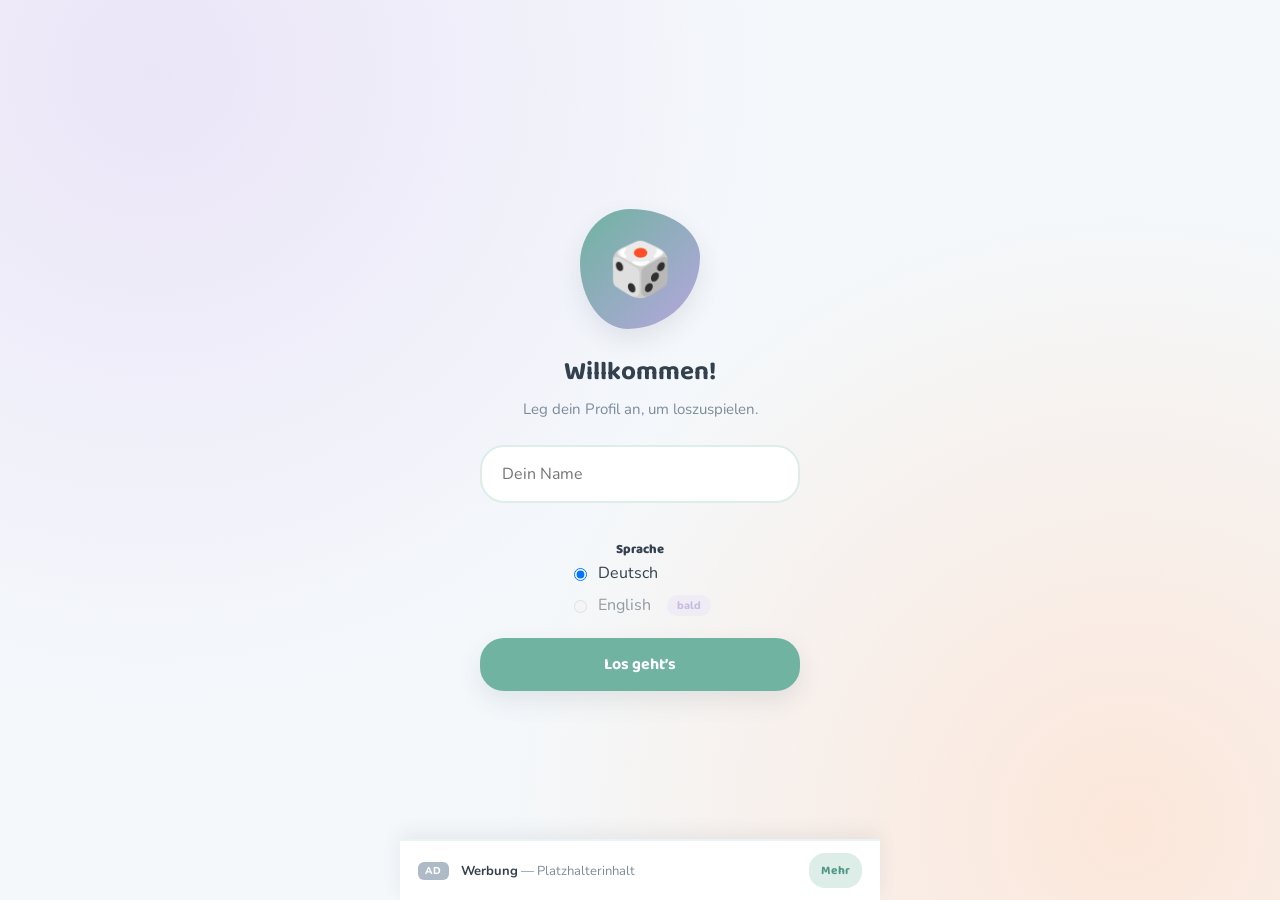
<file: index.html>
<!DOCTYPE html>
<html lang="de">
<head>
<meta charset="UTF-8">
<meta name="viewport" content="width=device-width, initial-scale=1, maximum-scale=1, user-scalable=no">
<title data-i18n="app.title">Meine Spielesammlung</title>
<link rel="preconnect" href="https://fonts.googleapis.com">
<link href="https://fonts.googleapis.com/css2?family=Baloo+2:wght@500;600;700;800&family=Nunito:wght@400;600;700;800&display=swap" rel="stylesheet">
<link rel="stylesheet" href="style.css">
</head>
<body>
<div id="app">

  <!-- ===================== SCREEN: PROFIL ANLEGEN ===================== -->
  <section id="screen-profile">
    <div class="mascot-blob">🎲</div>
    <h1 data-i18n="profile.welcome">Willkommen!</h1>
    <p data-i18n="profile.subtitle">Leg dein Profil an, um loszuspielen.</p>
    <input id="profile-name-input" class="input-pill" type="text" data-i18n-placeholder="profile.namePlaceholder" placeholder="Dein Name" maxlength="20">

    <div class="profile-settings-label" data-i18n="panel.lang.title" style="margin-top:18px;">Sprache</div>
    <div class="profile-settings-lang-options" style="max-width:320px; align-items:flex-start;">
      <label style="display:flex; align-items:center; gap:8px; cursor:pointer;">
        <input type="radio" name="onboarding-lang" value="de" id="onboarding-lang-de" checked> <span data-i18n="panel.lang.german">Deutsch</span>
      </label>
      <label style="display:flex; align-items:center; gap:8px; opacity:.5;">
        <input type="radio" name="onboarding-lang" value="en" id="onboarding-lang-en" disabled> <span data-i18n="panel.lang.english">English</span> <span class="badge-soon" data-i18n="home.badgeSoon">bald</span>
      </label>
    </div>

    <button class="btn block" style="max-width:320px; margin-top:14px;" id="btn-create-profile" data-i18n="profile.start">Los geht's</button>
  </section>

  <!-- ===================== SCREEN: STARTBILDSCHIRM / SAMMLUNG ===================== -->
  <section id="screen-home" class="hidden">
    <div class="topbar">
      <div class="greeting"></div>
      <div style="display:flex; gap:8px;">
        <button class="icon-btn" id="btn-stats" data-i18n-title="stats.icon" title="Statistik">📊</button>
        <button class="icon-btn" id="btn-profile-settings" data-i18n-title="profile.settingsIcon" title="Profil">👤</button>
        <button class="icon-btn" id="btn-lang-panel" data-i18n-title="home.langPanelIcon" title="Sprache">🌐</button>
        <button class="icon-btn" id="btn-dev-panel" data-i18n-title="home.devPanelIcon" title="Eigenschaften">⚙️</button>
      </div>
    </div>

    <div class="section-title" data-i18n="home.collectionTitle">Deine Spielesammlung</div>
    <div class="game-grid" id="game-grid"></div>

    <div class="icongrid-wrap hidden" id="game-icongrid">
      <div class="icongrid-grid" id="icongrid-page"></div>
      <div class="icongrid-nav" id="icongrid-nav">
        <button class="icon-btn" id="btn-icongrid-prev">←</button>
        <div class="icongrid-dots" id="icongrid-dots"></div>
        <button class="icon-btn" id="btn-icongrid-next">→</button>
      </div>
    </div>

    <!-- Ansichtsauswahl: Liste oder 3x3-Raster, dezent unten links -->
    <div class="view-toggle" id="view-toggle">
      <button id="btn-view-list" data-i18n-title="home.listView" title="Listenansicht">☰</button>
      <button id="btn-view-grid" data-i18n-title="home.gridView" title="Rasteransicht">▦</button>
    </div>
  </section>

  <!--
    Profil-Einstellungen (Backlog Punkt 8, Vorbereitung/erste Umsetzung):
    Name UND Sprache an einer Stelle bearbeitbar, Sprachfeld bewusst
    direkt unterhalb des Namensfelds. Speichern schreibt Namen + Sprache;
    "English" bleibt wie im Sprachpanel bewusst deaktiviert (Phase-1-
    Grenze, siehe README/i18n-Abschnitt) — hier nur zur Vollständigkeit
    des Formulars mit aufgeführt, nicht wählbar.
  -->
  <section id="screen-profile-settings" class="hidden">
    <div class="game-header">
      <button class="icon-btn" id="btn-profile-settings-back">←</button>
      <h2 data-i18n="profile.settingsTitle">Profil</h2>
      <span class="level-chip"></span>
    </div>
    <div class="profile-settings-form">
      <label class="profile-settings-label" for="profile-settings-name" data-i18n="profile.nameFieldLabel">Name</label>
      <input id="profile-settings-name" class="input-pill" type="text" data-i18n-placeholder="profile.namePlaceholder" placeholder="Dein Name" maxlength="20">

      <div class="profile-settings-label" data-i18n="panel.lang.title">Sprache</div>
      <div class="profile-settings-lang-options">
        <label style="display:flex; align-items:center; gap:8px; cursor:pointer;">
          <input type="radio" name="profile-settings-lang" value="de" id="profile-settings-lang-de" checked> <span data-i18n="panel.lang.german">Deutsch</span>
        </label>
        <label style="display:flex; align-items:center; gap:8px; opacity:.5;">
          <input type="radio" name="profile-settings-lang" value="en" id="profile-settings-lang-en" disabled> <span data-i18n="panel.lang.english">English</span> <span class="badge-soon" data-i18n="home.badgeSoon">bald</span>
        </label>
      </div>

      <button class="btn block" id="btn-profile-settings-save" data-i18n="profile.save">Speichern</button>
    </div>
  </section>

  <!--
    Statistikoberfläche (Backlog Punkt 18). Bewusst minimalistisch,
    reine Text-/Listendarstellung im bestehenden Stil (kein Diagramm,
    nicht angefragt) — liest ausschließlich über core/stats-engine.js
    aus dem echten Verlaufs-Log (core/attempts.js). Trends (10/50/100)
    nur sichtbar, wenn ein konkretes Spiel UND eine Stufe gewählt sind
    (Zeitvergleiche gelten laut Vorgabe nur je Spiel+Stufe).
  -->
  <section id="screen-stats" class="hidden">
    <div class="game-header">
      <button class="icon-btn" id="btn-stats-back">←</button>
      <h2 data-i18n="stats.title">Statistik</h2>
      <span class="level-chip"></span>
    </div>
    <div class="stats-filters">
      <label class="profile-settings-label" for="stats-filter-game" data-i18n="stats.filterGame">Spiel</label>
      <select id="stats-filter-game" class="input-pill"></select>
      <label class="profile-settings-label" for="stats-filter-difficulty" data-i18n="stats.filterDifficulty">Stufe</label>
      <select id="stats-filter-difficulty" class="input-pill"></select>
    </div>

    <div class="stats-overview" id="stats-overview"></div>
    <div class="stats-detail hidden" id="stats-detail"></div>
    <p class="stats-hint hidden" id="stats-select-prompt" data-i18n="stats.selectDifficultyPrompt">Spiel und Stufe wählen, um Trends zu sehen.</p>
    <div class="stats-trends" id="stats-trends"></div>

    <button class="btn secondary block" id="btn-stats-export" data-i18n="stats.exportButton" style="margin-top:20px;">Testbericht exportieren (JSON)</button>
    <p class="stats-hint hidden" id="stats-export-note" data-i18n="stats.exportedNote">Datei wurde heruntergeladen — bitte manuell an Drago senden.</p>
  </section>

  <!-- Sprachpanel: Platzhalter für spätere Sprachauswahl -->
  <div class="dev-panel hidden" id="lang-panel">
    <h4 data-i18n="panel.lang.title">Sprache</h4>
    <div class="dev-row" style="flex-direction:column; align-items:flex-start; gap:10px;">
      <label style="display:flex; align-items:center; gap:8px; cursor:pointer;">
        <input type="radio" name="lang" value="de" id="lang-de" checked> <span data-i18n="panel.lang.german">Deutsch</span>
      </label>
      <label style="display:flex; align-items:center; gap:8px; opacity:.5;">
        <input type="radio" name="lang" value="en" id="lang-en" disabled> <span data-i18n="panel.lang.english">English</span> <span class="badge-soon" data-i18n="home.badgeSoon">bald</span>
      </label>
    </div>
    <small data-i18n="panel.lang.moreComingSoon">Weitere Sprachen folgen in einer späteren Version.</small>
  </div>

  <!-- Dev-Panel: simuliert Netzwerk- & Kaufstatus (Platzhalter für echte Plugins) -->
  <div class="dev-panel hidden" id="dev-panel">
    <h4 data-i18n="panel.dev.title">Eigenschaften</h4>
    <div class="dev-row">
      <span data-i18n="panel.dev.online">Online</span>
      <label class="switch"><input type="checkbox" id="toggle-online" checked><span class="slider"></span></label>
    </div>
    <div class="dev-row">
      <span data-i18n="panel.dev.purchased">App gekauft</span>
      <label class="switch"><input type="checkbox" id="toggle-purchased"><span class="slider"></span></label>
    </div>
    <small data-i18n="panel.dev.note">In der echten App ersetzt durch Network-Plugin & Kauf-/Lizenzstatus.</small>
  </div>

  <!-- ===================== SCREEN: LEVELAUSWAHL (geteilt von allen Spielen) ===================== -->
  <section id="screen-levels" class="hidden">
    <div class="topbar" style="padding-left:0;padding-right:0;">
      <button class="icon-btn" id="btn-levels-back">←</button>
      <h2 id="levels-title">Sudoku</h2>
      <div style="width:42px;"></div>
    </div>
    <div class="levels-list" id="levels-list"></div>

    <!--
      TODO (Platzhalter, noch nicht funktional):
      Tutorial-Funktion je Spiel. Umsetzung/Konzept noch offen — z.B.
      interaktive Schritt-für-Schritt-Einführung vs. reiner Regel-Text vs.
      Video. Bewusst als eigener, gleich großer Button wie die Stufen-
      Auswahl angelegt, damit er später einfach "scharf" geschaltet werden
      kann, ohne das Layout anzupassen.
    -->
    <button class="level-btn tutorial-btn" id="btn-tutorial" disabled>
      <span style="font-size:20px; width:20px; text-align:center;">🎓</span>
      <div class="label"><b data-i18n="levels.tutorial">Tutorial</b><small data-i18n="levels.tutorialComingSoon">Kommt später</small></div>
      <span class="badge-soon" data-i18n="home.badgeSoon">bald</span>
    </button>

  </section>

  <!-- Dynamischer Host für vollständig modularisierte Spiele. Das jeweilige
       Modul erzeugt und entfernt sein DOM selbst per mount()/unmount(). -->
  <section id="screen-module-game" class="hidden">
    <div id="game-container"></div>
    <!-- Gemeinsame, bewusst neutrale Ladeanzeige (kein erfundener
         Fortschrittsbalken — bei Backtracking lässt sich die Restdauer
         nicht zuverlässig vorhersagen). Über context.loading.show()/hide()
         von jedem Modul nutzbar, nicht Kakuro-spezifisch. -->
    <div class="module-loading hidden" id="module-loading">
      <div class="module-loading-card">
        <div class="module-loading-spinner"></div>
        <p data-role="loading-text">Rätsel wird erstellt …</p>
      </div>
    </div>
  </section>

  <!--
    Testfläche für Backlog Punkt 7 (Fokus/Stil/Eingabe-Regler nebeneinander
    prüfen), erreichbar über die "Memory"-Platzhalterkachel (noch kein
    echtes Spiel). KEIN echtes Spielmodul, kein Generator, keine Rätsel-
    logik — rein zu Testzwecken, bis eine finale Design-/Icon-Runde
    stattfindet. Kann jederzeit wieder entfernt werden.
  -->
  <section id="screen-test-surface" class="hidden">
    <div class="game-header">
      <button class="icon-btn" id="btn-test-surface-back">←</button>
      <h2>🧠 Testfläche</h2>
      <span class="level-chip"></span>
    </div>
    <p class="test-surface-note">Kein echtes Spiel — nur zum Prüfen der Regler-Reihe auf schmalen Bildschirmen (Backlog Punkt 7).</p>
    <div class="cage-style-row" data-role="toggle-strip">
      <div class="toggle-group" title="Fokus: Reihe &amp; Spalte beim Eintragen grau hervorheben">
        <span class="toggle-name">Fokus</span>
        <label class="switch"><input type="checkbox" id="test-toggle-focus" aria-label="Fokus"><span class="slider"></span></label>
      </div>
      <div class="toggle-group">
        <span class="toggle-name">Stil</span>
        <label class="switch"><input type="checkbox" id="test-toggle-style" aria-label="Stil"><span class="slider"></span></label>
      </div>
      <div class="toggle-group" title="Eingabe: An = Zifferblock-Popup, Aus = feste Zahlenauswahl unten">
        <span class="toggle-name">Eingabe</span>
        <label class="switch"><input type="checkbox" id="test-toggle-input" checked aria-label="Eingabe"><span class="slider"></span></label>
      </div>
    </div>
    <div class="test-surface-grid" id="test-surface-grid"></div>
  </section>
  <div class="success-overlay hidden" id="success-overlay">
    <div class="success-card">
      <div class="emoji">🎉</div>
      <h2 data-i18n="success.title">Gelöst!</h2>
      <p id="success-text" data-i18n="success.defaultText">Alle Zahlen sind richtig. Stark gespielt!</p>
      <div class="success-actions">
        <button class="btn block" id="btn-success-next" data-i18n="success.next">Nächstes Rätsel</button>
        <button class="btn ghost block" id="btn-success-levels" data-i18n="success.otherLevel">Andere Stufe</button>
      </div>
    </div>
  </div>

  <!-- Werbebanner (nur Gratisversion). #ad-content zeigt zunächst diesen
       statischen Platzhalter, wird danach von app.js/rotateAd() alle 60s
       mit AD_SAMPLES überschrieben — bewusst simulierter Fremdinhalt
       (fiktive Drittanbieter-Werbetexte), nicht Teil der App-eigenen
       Oberflächensprache, siehe README/Phase-1-Bericht. -->
  <div class="ad-banner hidden" id="ad-banner">
    <span class="tag" data-i18n="ads.tag">AD</span>
    <div class="content" id="ad-content"><b data-i18n="ads.placeholderLabel">Werbung</b> — <span data-i18n="ads.placeholderSuffix">Platzhalterinhalt</span></div>
    <span class="cta" data-i18n="ads.cta">Mehr</span>
  </div>

</div>

<script src="app.js"></script>
</body>
</html>
</file>
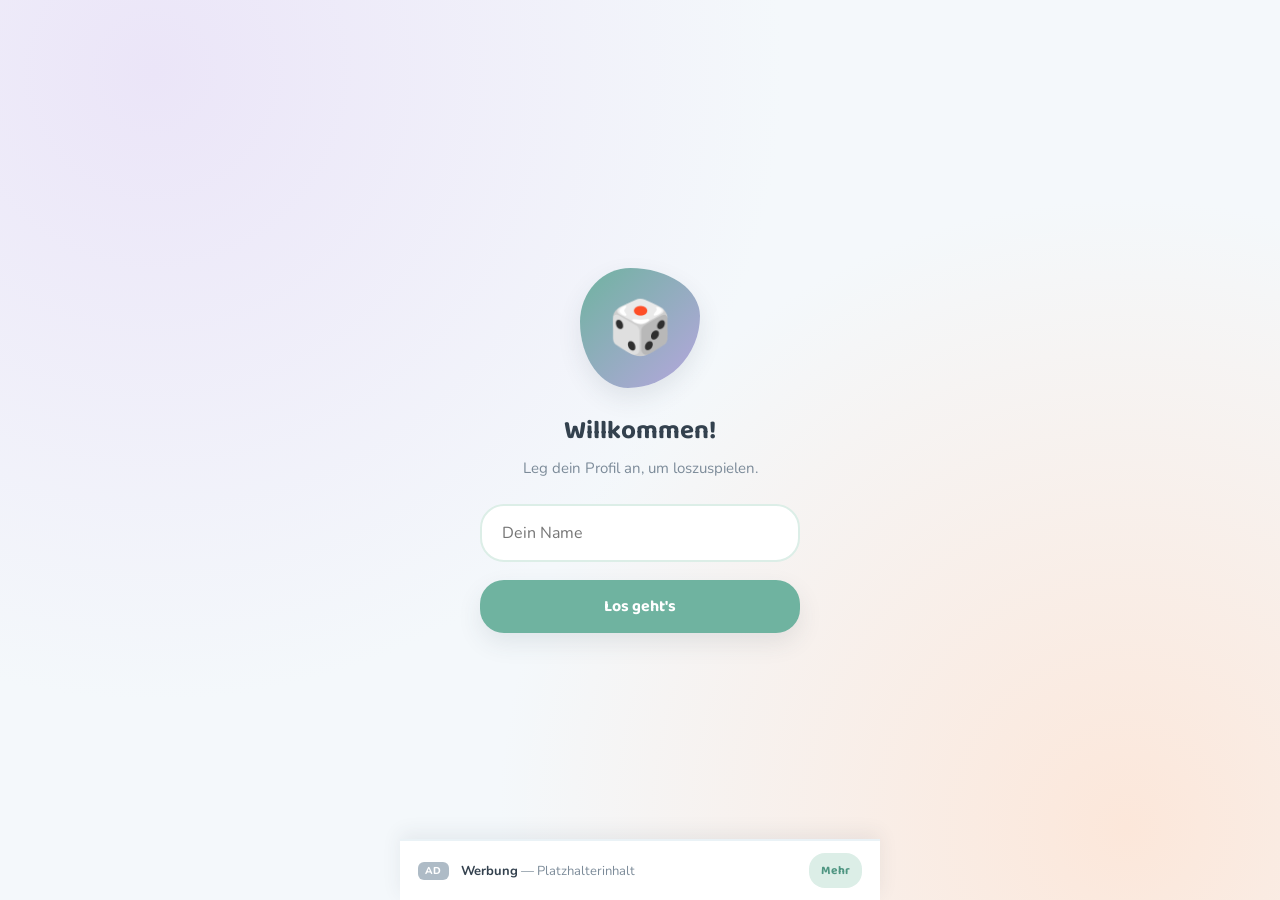
<file: spielesammlung.html>
<!DOCTYPE html>
<html lang="de">
<head>
<meta charset="UTF-8">
<meta name="viewport" content="width=device-width, initial-scale=1, maximum-scale=1, user-scalable=no">
<title>Meine Spielesammlung</title>
<link rel="preconnect" href="https://fonts.googleapis.com">
<link href="https://fonts.googleapis.com/css2?family=Baloo+2:wght@500;600;700;800&family=Nunito:wght@400;600;700;800&display=swap" rel="stylesheet">
<style>
/* ============================================================
   DESIGN-TOKEN-SYSTEM
   Diese Variablen sind die "Design Language" der ganzen App.
   Jedes künftige Spiel in der Sammlung soll ausschließlich diese
   Variablen benutzen (Farben, Radien, Schatten, Schriften),
   damit die App später einheitlich wirkt, egal wie viele Spiele
   dazukommen. In einer echten App-Struktur gehört dieser Block
   in eine gemeinsame styles/tokens.css, die von jedem Spiel
   importiert wird.
   ============================================================ */
:root{
  --bg:            #F4F8FB;
  --surface:       #FFFFFF;
  --surface-soft:  #EAF2F6;

  --ink:           #33414E;
  --ink-soft:      #7C8B99;
  --ink-faint:     #AEBBC6;

  --primary:       #6FB3A0;
  --primary-dark:  #4F9682;
  --primary-bg:    #DCEEE7;

  --accent:        #F3AE8D;
  --accent-dark:   #DD8B62;
  --accent-bg:     #FCE7DA;

  --lilac:         #B6A6DE;
  --lilac-dark:    #9683C7;
  --lilac-bg:      #EBE5F8;

  --danger:        #E8828A;
  --danger-bg:     #FBDEE0;
  --danger-ink:    #B8505C;

  --success:       #4E9C7C;
  --success-bg:    #DCEEE3;

  --radius-xl: 32px;
  --radius-lg: 24px;
  --radius-md: 16px;
  --radius-sm: 10px;

  --shadow-soft: 0 10px 24px rgba(51,65,78,0.10);
  --shadow-press: 0 3px 8px rgba(51,65,78,0.14);
  --shadow-pop:  0 16px 40px rgba(51,65,78,0.22);

  --font-display: 'Baloo 2', system-ui, sans-serif;
  --font-body: 'Nunito', system-ui, sans-serif;
}

*{ box-sizing:border-box; -webkit-tap-highlight-color:transparent; }
html,body{ height:100%; }
body{
  margin:0;
  font-family:var(--font-body);
  background:
    radial-gradient(circle at 12% 8%, var(--lilac-bg) 0%, transparent 45%),
    radial-gradient(circle at 88% 92%, var(--accent-bg) 0%, transparent 45%),
    var(--bg);
  color:var(--ink);
  min-height:100vh;
  display:flex;
  justify-content:center;
}
#app{
  width:100%;
  max-width:480px;
  min-height:100vh;
  background:transparent;
  position:relative;
  padding-bottom:90px; /* Platz für Werbebanner */
}
.hidden{ display:none !important; }

h1,h2,h3{ font-family:var(--font-display); margin:0; color:var(--ink); }

button{ font-family:var(--font-body); border:none; cursor:pointer; }

/* ---------- generische Buttons ---------- */
.btn{
  font-family:var(--font-display);
  font-weight:700;
  font-size:16px;
  padding:14px 22px;
  border-radius:var(--radius-lg);
  background:var(--primary);
  color:#fff;
  box-shadow:var(--shadow-soft);
  transition:transform .12s ease, box-shadow .12s ease, background .12s ease;
}
.btn:active{ transform:translateY(2px) scale(.98); box-shadow:var(--shadow-press); }
.btn.secondary{ background:var(--lilac); }
.btn.accent{ background:var(--accent); }
.btn.ghost{
  background:var(--surface);
  color:var(--primary-dark);
  box-shadow:0 0 0 2px var(--primary-bg) inset;
}
.btn.block{ width:100%; display:block; }
.btn:disabled{ opacity:.45; cursor:not-allowed; box-shadow:none; }

/* ---------- Kopfzeile ---------- */
.topbar{
  display:flex; align-items:center; justify-content:space-between;
  padding:22px 20px 10px;
}
.topbar .greeting{ font-family:var(--font-display); font-size:20px; }
.topbar .greeting span{ color:var(--primary-dark); }
.icon-btn{
  width:42px; height:42px; border-radius:50%;
  background:var(--surface); box-shadow:var(--shadow-soft);
  display:flex; align-items:center; justify-content:center; font-size:19px;
}

/* ---------- Screen: Profil anlegen ---------- */
#screen-profile{
  min-height:100vh; display:flex; flex-direction:column;
  align-items:center; justify-content:center; padding:32px;
  text-align:center;
}
.mascot-blob{
  width:120px; height:120px; border-radius:42% 58% 60% 40% / 45% 40% 60% 55%;
  background:linear-gradient(135deg, var(--primary), var(--lilac));
  display:flex; align-items:center; justify-content:center;
  font-size:52px; margin-bottom:22px; box-shadow:var(--shadow-soft);
}
#screen-profile h1{ font-size:26px; margin-bottom:6px; }
#screen-profile p{ color:var(--ink-soft); margin:0 0 26px; font-size:15px; }
.input-pill{
  width:100%; max-width:320px;
  padding:16px 20px; border-radius:var(--radius-lg);
  border:2px solid var(--primary-bg); background:var(--surface);
  font-family:var(--font-body); font-size:16px; color:var(--ink);
  outline:none; margin-bottom:18px;
}
.input-pill:focus{ border-color:var(--primary); }

/* ---------- Screen: Startbildschirm / Sammlung ---------- */
.section-title{
  font-size:14px; letter-spacing:.04em; text-transform:uppercase;
  color:var(--ink-soft); font-weight:700; padding:6px 20px;
}
.game-grid{ display:flex; flex-direction:column; gap:16px; padding:8px 20px 20px; }

.game-card{
  position:relative;
  background:var(--surface);
  border-radius:var(--radius-xl);
  padding:18px;
  box-shadow:var(--shadow-soft);
  display:flex; align-items:center; gap:16px;
  overflow:hidden;
}
.game-card .icon{
  width:58px; height:58px; border-radius:50%;
  background:var(--primary-bg); color:var(--primary-dark);
  display:flex; align-items:center; justify-content:center;
  font-size:26px; flex-shrink:0;
}
.game-card .info{ flex:1; min-width:0; }
.game-card .info h3{ font-size:18px; }
.game-card .stats{ font-size:12.5px; color:var(--ink-soft); margin-top:4px; display:flex; gap:12px; flex-wrap:wrap; }
.game-card.locked{ filter:grayscale(.35); }
.game-card.locked::after{
  content:"🔒 nur online verfügbar";
  position:absolute; inset:0;
  background:rgba(255,255,255,.82);
  display:flex; align-items:center; justify-content:center;
  font-family:var(--font-display); font-weight:700; font-size:13px;
  color:var(--ink-soft); text-align:center; padding:0 20px;
}
.game-card.soon{ opacity:.55; }
.game-card.soon .icon{ background:var(--surface-soft); color:var(--ink-faint); }
.badge-soon{
  font-size:11px; font-weight:800; color:var(--lilac-dark);
  background:var(--lilac-bg); padding:3px 10px; border-radius:999px;
  margin-left:8px; vertical-align:middle;
}
.badge-new{
  font-size:11px; font-weight:800; color:#fff;
  background:var(--accent); padding:3px 10px; border-radius:999px;
  margin-left:8px; vertical-align:middle;
}
.game-card.favable{ padding-right:56px; }
.game-card .fav-btn{
  position:absolute; top:14px; right:14px;
  width:34px; height:34px; border-radius:50%;
  background:var(--surface-soft); color:var(--ink-faint);
  display:flex; align-items:center; justify-content:center; font-size:16px;
  flex-shrink:0;
}
.game-card .fav-btn.active{ background:var(--accent-bg); color:var(--accent-dark); }

/* ---------- Ansichtsauswahl (unten links) ---------- */
.view-toggle{
  position:fixed; left:16px; bottom:20px; z-index:55;
  display:flex; gap:4px; background:var(--surface); padding:5px; border-radius:999px;
  box-shadow:var(--shadow-soft);
  transition:bottom .15s ease;
}
.view-toggle.lifted{ bottom:86px; } /* rutscht hoch, wenn das Werbebanner sichtbar ist */
.view-toggle button{
  width:32px; height:32px; border-radius:50%; background:transparent;
  display:flex; align-items:center; justify-content:center; font-size:14px; color:var(--ink-faint);
}
.view-toggle button.active{ background:var(--primary-bg); color:var(--primary-dark); }

/* ---------- Rasteransicht (3x3 wie Handy-Startbildschirm) ---------- */
.icongrid-wrap{ padding:8px 20px 90px; }
.icongrid-grid{
  display:grid; grid-template-columns:repeat(3, 1fr); gap:14px;
}
.icongrid-tile{
  position:relative;
  aspect-ratio:1/1;
  border-radius:var(--radius-lg);
  background:var(--surface);
  box-shadow:var(--shadow-soft);
  display:flex; flex-direction:column; align-items:center; justify-content:center; gap:6px;
  padding:10px;
}
.icongrid-tile .icon{ font-size:28px; }
.icongrid-tile .label{
  font-family:var(--font-display); font-weight:700; font-size:12px;
  color:var(--ink); text-align:center; line-height:1.2;
}
.icongrid-tile.soon{ opacity:.5; }
.icongrid-tile.locked{ filter:grayscale(.35); }
.icongrid-tile.locked::after{
  content:"🔒"; position:absolute; inset:0; border-radius:var(--radius-lg);
  background:rgba(255,255,255,.82); display:flex; align-items:center; justify-content:center; font-size:20px;
}
.icongrid-badge-new{
  position:absolute; top:6px; left:6px; font-size:9px; font-weight:800; color:#fff;
  background:var(--accent); padding:2px 7px; border-radius:999px; letter-spacing:.02em;
}
.icongrid-fav{
  position:absolute; top:4px; right:4px; width:24px; height:24px; border-radius:50%;
  background:var(--surface-soft); display:flex; align-items:center; justify-content:center; font-size:12px;
  color:var(--ink-faint);
}
.icongrid-fav.active{ color:var(--accent-dark); background:var(--accent-bg); }
.icongrid-nav{ display:flex; align-items:center; justify-content:center; gap:14px; margin-top:16px; }
.icongrid-nav .icon-btn:disabled{ opacity:.3; }
.icongrid-nav.single-page{ display:none; }
.icongrid-dots{ display:flex; gap:6px; }
.icongrid-dots span{ width:7px; height:7px; border-radius:50%; background:var(--surface-soft); }
.icongrid-dots span.active{ background:var(--primary); }

/* ---------- Dev-Panel (simuliert Netz-/Kaufstatus) ---------- */
.dev-panel{
  position:fixed; top:70px; right:16px; z-index:60;
  background:var(--surface); border-radius:var(--radius-lg);
  box-shadow:var(--shadow-pop); padding:16px; width:230px;
  font-size:13px;
}
.dev-panel h4{ font-family:var(--font-display); font-size:13px; margin:0 0 10px; color:var(--ink-soft); }
.dev-row{ display:flex; align-items:center; justify-content:space-between; margin-bottom:10px; }
.switch{ position:relative; width:44px; height:24px; }
.switch input{ opacity:0; width:0; height:0; }
.slider{
  position:absolute; inset:0; background:var(--surface-soft);
  border-radius:999px; transition:.2s; cursor:pointer;
}
.slider::before{
  content:""; position:absolute; width:18px; height:18px; left:3px; top:3px;
  background:#fff; border-radius:50%; transition:.2s; box-shadow:0 1px 3px rgba(0,0,0,.25);
}
input:checked + .slider{ background:var(--primary); }
input:checked + .slider::before{ transform:translateX(20px); }
.dev-panel small{ color:var(--ink-faint); line-height:1.4; display:block; margin-top:4px; }

/* ---------- Werbebanner ---------- */
.ad-banner{
  position:fixed; bottom:0; left:50%; transform:translateX(-50%);
  width:100%; max-width:480px;
  background:var(--surface); border-top:2px solid var(--surface-soft);
  padding:12px 18px; display:flex; align-items:center; gap:12px;
  box-shadow:0 -6px 18px rgba(51,65,78,.08); z-index:50;
}
.ad-banner .tag{
  font-size:10px; font-weight:800; color:#fff; background:var(--ink-faint);
  padding:2px 7px; border-radius:6px; letter-spacing:.03em;
}
.ad-banner .content{ flex:1; font-size:13px; color:var(--ink-soft); }
.ad-banner .content b{ color:var(--ink); }
.ad-banner .cta{
  font-family:var(--font-display); font-weight:700; font-size:12px;
  color:var(--primary-dark); background:var(--primary-bg);
  padding:8px 12px; border-radius:var(--radius-md);
}

/* ---------- Screen: Levelauswahl ---------- */
#screen-levels{ padding:10px 20px 30px; }
.levels-list{ display:flex; flex-direction:column; gap:12px; margin-top:14px; }
.level-btn{
  display:flex; align-items:center; gap:14px;
  background:var(--surface); border-radius:var(--radius-lg);
  padding:16px 18px; box-shadow:var(--shadow-soft);
  text-align:left;
}
.level-btn .dots{ display:flex; gap:4px; }
.level-btn .dots span{ width:8px; height:8px; border-radius:50%; background:var(--surface-soft); }
.level-btn .dots span.on{ background:var(--accent); }
.level-btn .label{ flex:1; }
.level-btn .label b{ font-family:var(--font-display); font-size:16px; display:block; }
.level-btn .label small{ color:var(--ink-soft); }
.level-btn .arrow{ color:var(--ink-faint); font-size:18px; }
.tutorial-btn{
  width:100%; margin-top:10px; opacity:.6; cursor:not-allowed;
  justify-content:flex-start;
}
.tutorial-btn:active{ transform:none; }

/* ---------- Screen: Sudoku ---------- */
#screen-game{ padding:6px 16px 24px; }
.game-header{ display:flex; align-items:center; justify-content:space-between; padding:10px 4px 16px; }
.game-header h2{ font-size:19px; }
.level-chip{
  font-family:var(--font-display); font-size:14px; font-weight:700;
  background:var(--accent-bg); color:var(--accent-dark);
  padding:6px 12px; border-radius:999px; letter-spacing:1px;
}

.sudoku-wrap{
  position:relative;
  width:100%;
  max-width:400px;
  margin:0 auto;
}
/* Fester quadratischer Rahmen unabhängig vom Zellinhalt: das äußere Element
   bestimmt die Höhe über den padding-bottom-Trick EINMALIG beim Layout,
   das innere Grid füllt ihn absolut aus. So kann kein Reflow beim
   Neu-Mischen mehr etwas verschieben, weil sich die Höhe nie aus dem
   Zellinhalt (Text/Schriftgröße) ableitet. */
.sudoku-ratio-box{ width:100%; padding-bottom:100%; position:relative; }
.thermo-overlay{ position:absolute; inset:0; pointer-events:none; z-index:1; }
.thermo-line{
  fill:none; stroke-opacity:.6;
  stroke-width:15; stroke-linecap:round; stroke-linejoin:round;
}
.thermo-bulb{ fill-opacity:.6; }
.sudoku-grid{
  position:absolute; inset:0;
  display:grid;
  grid-template-columns:repeat(9, 1fr);
  grid-template-rows:repeat(9, 1fr);
  overflow:hidden;
  background:var(--surface);
  box-shadow:var(--shadow-soft);
}
.cell{
  background:var(--surface);
  display:flex; align-items:center; justify-content:center;
  font-family:var(--font-display); font-size:18px; font-weight:600;
  color:var(--ink); user-select:none; position:relative;
  min-width:0; min-height:0; /* verhindert, dass Grid-Items den Inhalt aufblähen */
}
.cell.given{ color:var(--primary-dark); background:var(--primary-bg); }
.cell.editable:active{ background:var(--lilac-bg); }
.cell.wrong{ background:var(--danger-bg); color:var(--danger-ink); }
/* Käfig-Linien (Killer Sudoku), Auswahlrahmen und die 3x3-Blocklinien laufen
   alle über box-shadow (nötig, damit die Blocklinien das dunkel-weiß-dunkel-
   Streifenmuster bekommen können — mit einer echten CSS-border lässt sich
   kein Streifen MITTEN in der Linie erzeugen). --lines wird als EINE fertig
   zusammengesetzte Liste von renderGrid() gesetzt (Blocklinien + Käfiglinien
   zusammen); --select bleibt separat, damit reines Hinzufügen/Entfernen der
   .selected-Klasse (ohne Neu-Rendern) weiterhin per CSS-Kaskade funktioniert.
   BUGFIX (weiterhin relevant): 'none' ist als einzelner Eintrag innerhalb
   einer mehrteiligen box-shadow-Liste UNGÜLTIGES CSS — ein unsichtbarer,
   aber gültiger Platzhalter-Schatten verhindert, dass die ganze Liste kippt. */
.cell{
  --lines: inset 0 0 0 0 transparent;
  --select: 0 0 0 0 transparent;
  --highlight: 0 0 0 0 transparent;
  box-shadow: var(--lines), var(--select), var(--highlight);
}
.cell.selected{ --select: inset 0 0 0 2px var(--accent); }
.cell.rc-highlight{ --highlight: inset 0 0 0 999px rgba(51,65,78,0.13); }
.cell.wrong{ box-shadow: inset 0 0 0 2px var(--danger-ink); }
.cage-sum{
  position:absolute; top:2px; left:4px;
  font-family:var(--font-body); font-weight:800; font-size:10px;
  color:var(--accent-dark); line-height:1; pointer-events:none;
}

.grid-actions{ display:flex; gap:10px; margin-top:18px; }

.hint-row{ display:flex; justify-content:center; align-items:center; gap:10px; margin:0 0 14px; }
.timer-chip{
  font-family:var(--font-display); font-weight:700; font-size:13px;
  background:var(--surface); color:var(--ink); box-shadow:var(--shadow-soft);
  padding:8px 16px; border-radius:999px;
  display:flex; align-items:center; gap:5px;
}
.hint-btn{
  font-family:var(--font-display); font-weight:700; font-size:13px;
  background:var(--accent-bg); color:var(--accent-dark);
  padding:8px 16px; border-radius:999px; box-shadow:var(--shadow-soft);
  display:flex; align-items:center; gap:5px;
}
.hint-btn:disabled{ opacity:.4; }
.hint-btn.flash{ animation:hintFlash .5s ease; }
@keyframes hintFlash{ 0%{ transform:scale(1); } 40%{ transform:scale(1.12); } 100%{ transform:scale(1); } }
.cage-style-row{
  display:flex; align-items:center; justify-content:center; gap:20px;
  margin:0 0 14px; flex-wrap:wrap;
  transition:opacity .12s ease;
}
.cage-style-row.toggles-locked{ pointer-events:none; opacity:.45; }
.toggle-group{
  display:flex; align-items:center; gap:8px;
  font-family:var(--font-display); font-weight:700; font-size:12.5px;
  color:var(--ink-soft);
}
.toggle-name{
  font-family:var(--font-display); font-weight:800; font-size:12.5px;
  color:var(--ink); margin-right:2px;
}
.cage-style-row .switch{ width:38px; height:21px; }
.cage-style-row .slider::before{ width:15px; height:15px; left:3px; top:3px; }
.cage-style-row input:checked + .slider::before{ transform:translateX(17px); }

.reveal-link{
  display:block; width:100%; text-align:center; margin-top:12px;
  background:none; color:var(--ink-soft); font-family:var(--font-body); font-size:12.5px;
  text-decoration:underline; padding:6px;
}

/* Zifferblock-Popup — mittig im Gitter fixiert */
.numpad-backdrop{
  position:absolute; inset:0; background:rgba(244,248,251,.72);
  backdrop-filter:blur(2px);
  display:flex; align-items:center; justify-content:center;
  border-radius:var(--radius-md);
  animation:fadeIn .12s ease;
}
/* Bei Sudoku/Killer Sudoku bleibt das Gitter während der Zahleneingabe normal
   sichtbar (kein Abdunkeln/Weichzeichnen) — die Reihen-/Spalten-Hervorhebung
   (grau) ist hier die einzige optische Hilfe, die nur so lange sichtbar ist,
   wie der Anwender auf dem Feld ist. */
#numpad-backdrop{ background:transparent; backdrop-filter:none; z-index:5; }
#futo-numpad-backdrop{ background:transparent; backdrop-filter:none; z-index:5; }
#kakuro-numpad-backdrop{ background:transparent; backdrop-filter:none; z-index:5; }
.numpad{
  background:var(--surface); border-radius:var(--radius-lg);
  box-shadow:var(--shadow-pop); padding:14px;
  display:grid; grid-template-columns:repeat(3, 1fr); gap:8px;
  animation:popIn .14s ease;
}
.numpad button{
  width:52px; height:52px; border-radius:50%;
  background:var(--primary-bg); color:var(--primary-dark);
  font-family:var(--font-display); font-size:19px; font-weight:700;
  box-shadow:var(--shadow-press);
}
.numpad button:active{ transform:scale(.92); }
.numpad .clear-btn{
  grid-column:1 / -1; border-radius:999px; width:100%; height:40px;
  background:var(--danger-bg); color:var(--danger-ink); font-size:13px;
}
@keyframes fadeIn{ from{opacity:0} to{opacity:1} }
@keyframes popIn{ from{opacity:0; transform:scale(.85)} to{opacity:1; transform:scale(1)} }

/* ---------- Direkteingabe: feste 3x3-Zahlenauswahl statt Popup ----------
   Gleicher optischer Stil wie der Popup-Zifferblock (dieselbe .numpad-
   Klasse), aber standardmäßig neutral eingefärbt. Eine markierte Zahl
   bekommt dieselbe Farbe wie vorgegebene ("fixe") Zahlen im Rätsel, damit
   sofort erkennbar ist, welches Werkzeug aktuell aktiv ist. */
.inline-input{
  margin-top:18px;
  display:flex; flex-direction:column; align-items:center; gap:10px;
}
.inline-input .numpad{ animation:none; margin:0 auto; }
.inline-input .numpad button{
  background:var(--surface-soft); color:var(--ink);
}
.inline-input .numpad button.marked{
  background:var(--primary-bg); color:var(--primary-dark);
  box-shadow:var(--shadow-press), inset 0 0 0 2px var(--primary-dark);
}
.inline-delete-btn{
  width:100%; max-width:194px;
  border-radius:999px; padding:12px 18px;
  background:var(--danger-bg); color:var(--danger-ink);
  font-family:var(--font-display); font-weight:700; font-size:13px;
  box-shadow:var(--shadow-press);
  display:flex; align-items:center; justify-content:center; gap:6px;
}
.inline-delete-btn.marked{
  background:var(--primary-bg); color:var(--primary-dark);
  box-shadow:var(--shadow-press), inset 0 0 0 2px var(--primary-dark);
}

/* ---------- Hashi (Hashiwokakero) — nutzt dieselben Tokens wie Sudoku ---------- */
.hashi-wrap{
  position:relative;
  width:100%;
  max-width:400px;
  margin:0 auto;
}
.hashi-ratio-box{
  width:100%; padding-bottom:100%; position:relative;
  background:var(--surface);
  box-shadow:var(--shadow-soft);
  overflow:hidden;
}
.hashi-svg{ position:absolute; inset:0; width:100%; height:100%; touch-action:none; }
.hashi-gridline{ stroke:var(--ink-faint); stroke-width:1.5; opacity:.55; }
.hashi-hint{
  text-align:center; font-size:12.5px; color:var(--ink-soft);
  margin:14px 6px 0; line-height:1.5;
}
.hashi-island{ cursor:grab; touch-action:none; }
.hashi-island circle.base{ fill:var(--surface); stroke:var(--lilac); stroke-width:3; }
.hashi-island.selected circle.base{ stroke:var(--accent); stroke-width:4; }
.hashi-island.done circle.base{ fill:var(--success-bg); stroke:var(--success); }
.hashi-island.wrong circle.base{ fill:var(--danger-bg); stroke:var(--danger-ink); stroke-width:3; }
.hashi-island text{
  font-family:var(--font-display); font-weight:700; font-size:15px;
  fill:var(--ink); text-anchor:middle; dominant-baseline:central; pointer-events:none;
}
.hashi-island.done text{ fill:var(--success); }
.hashi-island.wrong text{ fill:var(--danger-ink); }
.hashi-bridge{ stroke:var(--primary-dark); stroke-width:4; stroke-linecap:round; cursor:pointer; }
.hashi-drag-preview{ stroke:var(--accent); stroke-width:4; stroke-linecap:round; stroke-dasharray:7 5; pointer-events:none; }

/* ---------- Minesweeper: Benutzerdefiniert-Panel (in der geteilten Levelauswahl) ---------- */
.mine-custom-panel{
  background:var(--surface); border-radius:var(--radius-lg); box-shadow:var(--shadow-soft);
  padding:18px; margin-top:16px;
}
.mine-custom-row{ display:flex; gap:10px; margin-bottom:12px; }
.mine-custom-row label{
  flex:1; font-size:12px; color:var(--ink-soft); display:flex; flex-direction:column; gap:6px;
  font-family:var(--font-display); font-weight:700;
}
.mine-custom-row input{
  border:2px solid var(--primary-bg); border-radius:var(--radius-md); padding:10px;
  font-size:15px; font-family:var(--font-body); color:var(--ink); width:100%; outline:none;
}
.mine-custom-row input:focus{ border-color:var(--primary); }
.mine-custom-hint{ font-size:12px; color:var(--ink-soft); margin:0 0 14px; }

/* ---------- Minesweeper: Spielbildschirm ---------- */
.mine-hud{ display:flex; align-items:center; justify-content:center; gap:14px; margin:0 4px 14px; }
.mine-hud-pill{
  font-family:var(--font-display); font-weight:700; font-size:14px;
  background:var(--surface); padding:8px 16px; border-radius:999px; box-shadow:var(--shadow-soft);
  color:var(--ink); display:flex; align-items:center; gap:6px;
}
#btn-mine-flag-mode.active{ background:var(--accent-bg); color:var(--accent-dark); }
.mine-status{
  text-align:center; font-family:var(--font-display); font-weight:700; font-size:14px;
  padding:10px; border-radius:var(--radius-md); margin:0 4px 14px;
}
.mine-status.lost{ background:var(--danger-bg); color:var(--danger-ink); }
.mine-status.won{ background:var(--success-bg); color:var(--success); }
.mine-board-wrap{ overflow-x:auto; padding-bottom:6px; -webkit-overflow-scrolling:touch; }
.mine-grid{
  display:grid; gap:1px; background:var(--ink-faint);
  overflow:hidden; margin:0 auto;
  box-shadow:var(--shadow-soft); width:max-content;
}
.mine-cell{
  display:flex; align-items:center; justify-content:center;
  font-family:var(--font-display); font-weight:800;
  background:var(--primary-bg); user-select:none; touch-action:manipulation;
}
.mine-cell.revealed{ background:var(--surface); cursor:default; }
.mine-cell.flagged{ background:var(--accent-bg); }
.mine-cell.mine-shown{ background:var(--surface-soft); }
.mine-cell.mine-hit{ background:var(--danger-bg); }

/* ---------- Futoshiki ---------- */
.futo-wrap{ position:relative; width:100%; display:flex; justify-content:center; }
.futo-grid{ display:grid; margin:0 auto; }
.futo-cell{
  display:flex; align-items:center; justify-content:center;
  background:var(--surface); font-family:var(--font-display); font-weight:700;
  border-radius:6px; box-shadow:inset 0 0 0 1.5px var(--ink-faint); user-select:none;
}
.futo-cell.given{ color:var(--primary-dark); background:var(--primary-bg); box-shadow:none; }
.futo-cell.editable{ cursor:pointer; color:var(--ink); }
.futo-cell.editable.selected{ box-shadow:inset 0 0 0 2px var(--accent); }
.futo-cell.wrong{ background:var(--danger-bg); color:var(--danger-ink); box-shadow:inset 0 0 0 1.5px var(--danger-ink); }
.futo-gap{ display:flex; align-items:center; justify-content:center; color:var(--accent-dark); font-weight:800; font-size:15px; }
.futo-gap span{ display:inline-block; line-height:1; }

/* ---------- Kakuro ---------- */
.kakuro-wrap{ position:relative; width:100%; display:flex; justify-content:center; }
.kakuro-grid{ display:grid; margin:0 auto; background:var(--ink-faint); gap:1px; overflow:hidden; box-shadow:var(--shadow-soft); }
.kakuro-cell{
  display:flex; align-items:center; justify-content:center;
  background:var(--surface); font-family:var(--font-display); font-weight:700;
  user-select:none;
}
.kakuro-cell.editable{ cursor:pointer; }
.kakuro-cell.editable.selected{ box-shadow:inset 0 0 0 2px var(--accent); }
.kakuro-cell.wrong{ background:var(--danger-bg); color:var(--danger-ink); }
.kakuro-clue{
  background:var(--primary-bg); position:relative;
}
.kakuro-clue.empty{ background:var(--primary-bg); }
/* Diagonale Trennlinie oben-links nach unten-rechts. Regel: liegt die Zahl
   unten links, gilt sie für die vertikale Reihe (Runter-Summe); liegt sie
   oben rechts, gilt sie für die horizontale Reihe (Rechts-Summe).
   Nur bei Feldern mit mindestens einem Hinweis. */
.kakuro-clue:not(.empty)::before{
  content:'';
  position:absolute; inset:0;
  background:linear-gradient(to top right,
    transparent calc(50% - 0.75px),
    var(--primary-dark) calc(50% - 0.75px),
    var(--primary-dark) calc(50% + 0.75px),
    transparent calc(50% + 0.75px));
}
.kakuro-clue .down,
.kakuro-clue .right{
  position:absolute;
  font-family:var(--font-display); font-weight:800; color:var(--primary-dark);
  line-height:1;
  background:var(--primary-bg); /* eigener Chip-Hintergrund, damit die Zahl nie auf der Diagonalen "klebt" */
  padding:1px 3px;
  border-radius:3px;
}
.kakuro-clue .down{ bottom:3px; left:3px; }   /* vertikale Reihe -> unten links */
.kakuro-clue .right{ top:3px; right:3px; }    /* horizontale Reihe -> oben rechts */

/* Erfolgsmeldung */
.success-overlay{
  position:fixed; inset:0; background:rgba(51,65,78,.45);
  display:flex; align-items:center; justify-content:center; z-index:100; padding:24px;
}
.success-card{
  background:var(--surface); border-radius:var(--radius-xl);
  padding:32px 26px; text-align:center; box-shadow:var(--shadow-pop);
  max-width:320px; animation:popIn .18s ease;
}
.success-card .emoji{ font-size:46px; margin-bottom:10px; }
.success-card h2{ font-size:22px; margin-bottom:6px; }
.success-card p{ color:var(--ink-soft); font-size:14px; margin:0 0 22px; }
.success-actions{ display:flex; flex-direction:column; gap:10px; }
</style>
</head>
<body>
<div id="app">

  <!-- ===================== SCREEN: PROFIL ANLEGEN ===================== -->
  <section id="screen-profile">
    <div class="mascot-blob">🎲</div>
    <h1>Willkommen!</h1>
    <p>Leg dein Profil an, um loszuspielen.</p>
    <input id="profile-name-input" class="input-pill" type="text" placeholder="Dein Name" maxlength="20">
    <button class="btn block" style="max-width:320px" id="btn-create-profile">Los geht's</button>
  </section>

  <!-- ===================== SCREEN: STARTBILDSCHIRM / SAMMLUNG ===================== -->
  <section id="screen-home" class="hidden">
    <div class="topbar">
      <div class="greeting">Hallo, <span id="home-username">Spieler</span> 👋</div>
      <div style="display:flex; gap:8px;">
        <button class="icon-btn" id="btn-lang-panel">🌐</button>
        <button class="icon-btn" id="btn-dev-panel">⚙️</button>
      </div>
    </div>

    <div class="section-title">Deine Spielesammlung</div>
    <div class="game-grid" id="game-grid"></div>

    <div class="icongrid-wrap hidden" id="game-icongrid">
      <div class="icongrid-grid" id="icongrid-page"></div>
      <div class="icongrid-nav" id="icongrid-nav">
        <button class="icon-btn" id="btn-icongrid-prev">←</button>
        <div class="icongrid-dots" id="icongrid-dots"></div>
        <button class="icon-btn" id="btn-icongrid-next">→</button>
      </div>
    </div>

    <!-- Ansichtsauswahl: Liste oder 3x3-Raster, dezent unten links -->
    <div class="view-toggle" id="view-toggle">
      <button id="btn-view-list" title="Listenansicht">☰</button>
      <button id="btn-view-grid" title="Rasteransicht">▦</button>
    </div>
  </section>

  <!-- Sprachpanel: Platzhalter für spätere Sprachauswahl -->
  <div class="dev-panel hidden" id="lang-panel">
    <h4>Sprache</h4>
    <div class="dev-row" style="flex-direction:column; align-items:flex-start; gap:10px;">
      <label style="display:flex; align-items:center; gap:8px; cursor:pointer;">
        <input type="radio" name="lang" value="de" id="lang-de" checked> Deutsch
      </label>
      <label style="display:flex; align-items:center; gap:8px; opacity:.5;">
        <input type="radio" name="lang" value="en" disabled> English <span class="badge-soon">bald</span>
      </label>
    </div>
    <small>Weitere Sprachen folgen in einer späteren Version.</small>
  </div>

  <!-- Dev-Panel: simuliert Netzwerk- & Kaufstatus (Platzhalter für echte Plugins) -->
  <div class="dev-panel hidden" id="dev-panel">
    <h4>Simulation (Prototyp)</h4>
    <div class="dev-row">
      <span>Online</span>
      <label class="switch"><input type="checkbox" id="toggle-online" checked><span class="slider"></span></label>
    </div>
    <div class="dev-row">
      <span>App gekauft</span>
      <label class="switch"><input type="checkbox" id="toggle-purchased"><span class="slider"></span></label>
    </div>
    <small>In der echten App ersetzt durch Network-Plugin & Kauf-/Lizenzstatus.</small>
  </div>

  <!-- ===================== SCREEN: LEVELAUSWAHL (geteilt von allen Spielen) ===================== -->
  <section id="screen-levels" class="hidden">
    <div class="topbar" style="padding-left:0;padding-right:0;">
      <button class="icon-btn" id="btn-levels-back">←</button>
      <h2 id="levels-title">Sudoku</h2>
      <div style="width:42px;"></div>
    </div>
    <div class="section-title">Stufe wählen</div>
    <div class="levels-list" id="levels-list"></div>

    <!--
      TODO (Platzhalter, noch nicht funktional):
      Tutorial-Funktion je Spiel. Umsetzung/Konzept noch offen — z.B.
      interaktive Schritt-für-Schritt-Einführung vs. reiner Regel-Text vs.
      Video. Bewusst als eigener, gleich großer Button wie die Stufen-
      Auswahl angelegt, damit er später einfach "scharf" geschaltet werden
      kann, ohne das Layout anzupassen.
    -->
    <button class="level-btn tutorial-btn" id="btn-tutorial" disabled>
      <span style="font-size:20px; width:20px; text-align:center;">🎓</span>
      <div class="label"><b>Tutorial</b><small>Kommt später</small></div>
      <span class="badge-soon">bald</span>
    </button>

    <!-- Nur für Minesweeper "Benutzerdefiniert" -->
    <div class="mine-custom-panel hidden" id="mine-custom-panel">
      <div class="mine-custom-row">
        <label>Breite
          <input type="number" id="mine-custom-cols" min="5" max="40" value="16">
        </label>
        <label>Höhe
          <input type="number" id="mine-custom-rows" min="5" max="24" value="16">
        </label>
        <label>Minen
          <input type="number" id="mine-custom-mines" min="1" max="600" value="40">
        </label>
      </div>
      <p class="mine-custom-hint">Werte werden automatisch auf ein spielbares Maß begrenzt.</p>
      <button class="btn block" id="btn-mine-custom-start">Starten</button>
    </div>
  </section>

  <!-- ===================== SCREEN: SUDOKU / KILLER SUDOKU (geteilt) ===================== -->
  <section id="screen-game" class="hidden">
    <div class="game-header">
      <button class="icon-btn" id="btn-game-back">←</button>
      <h2 id="game-title">Sudoku</h2>
      <span class="level-chip" id="game-level-chip">Sehr leicht</span>
    </div>
    <div class="hint-row">
      <div class="timer-chip">⏱ <span id="game-timer">00:00</span></div>
      <button class="hint-btn" id="btn-game-hint">💡 <span id="game-hint-count">3</span> Tipps</button>
    </div>
    <div class="cage-style-row" id="toggle-strip">
      <div class="toggle-group" title="Fokus: Reihe & Spalte beim Eintragen grau hervorheben">
        <span class="toggle-name">Fokus</span>
        <span class="cage-style-label">Aus</span>
        <label class="switch">
          <input type="checkbox" id="highlight-toggle-checkbox">
          <span class="slider"></span>
        </label>
        <span class="cage-style-label">An</span>
      </div>
      <div class="toggle-group hidden" id="cage-style-group">
        <span class="toggle-name">Stil</span>
        <span class="cage-style-label">Linien</span>
        <label class="switch">
          <input type="checkbox" id="cage-style-checkbox">
          <span class="slider"></span>
        </label>
        <span class="cage-style-label">Farbe</span>
      </div>
      <div class="toggle-group" title="Eingabe: An = Zifferblock-Popup, Aus = feste Zahlenauswahl unten">
        <span class="toggle-name">Eingabe</span>
        <span class="cage-style-label">Aus</span>
        <label class="switch">
          <input type="checkbox" id="input-mode-checkbox" checked>
          <span class="slider"></span>
        </label>
        <span class="cage-style-label">An</span>
      </div>
    </div>

    <div class="sudoku-wrap">
      <div class="sudoku-ratio-box">
        <div class="sudoku-grid" id="sudoku-grid"></div>
        <svg class="thermo-overlay" id="thermo-overlay" viewBox="0 0 396 396"></svg>
        <div class="numpad-backdrop hidden" id="numpad-backdrop">
          <div class="numpad" id="numpad">
            <!-- 1-9 Buttons werden per JS erzeugt -->
          </div>
        </div>
      </div>
    </div>

    <div class="grid-actions">
      <button class="btn secondary block" id="btn-new-puzzle">Neu mischen</button>
      <button class="btn block" id="btn-check" disabled>Prüfen</button>
    </div>
    <button class="reveal-link" id="btn-game-reveal">Lösung anzeigen (zählt nicht als gelöst)</button>

    <div class="inline-input hidden" id="inline-input">
      <div class="numpad" id="inline-numpad"></div>
      <button class="inline-delete-btn" id="inline-delete-btn">🗑️ Zahl löschen</button>
    </div>
  </section>

  <!-- ===================== SCREEN: HASHI-SPIEL ===================== -->
  <section id="screen-hashi" class="hidden">
    <div class="game-header">
      <button class="icon-btn" id="btn-hashi-back">←</button>
      <h2>Hashi</h2>
      <span class="level-chip" id="hashi-level-chip">Sehr leicht</span>
    </div>
    <div class="hint-row">
      <div class="timer-chip">⏱ <span id="hashi-timer">00:00</span></div>
      <button class="hint-btn" id="btn-hashi-hint">💡 <span id="hashi-hint-count">3</span> Tipps</button>
    </div>

    <div class="hashi-wrap">
      <div class="hashi-ratio-box">
        <svg id="hashi-svg" class="hashi-svg" viewBox="0 0 400 400" preserveAspectRatio="xMidYMid meet"></svg>
      </div>
    </div>
    <p class="hashi-hint">Von Insel zur Nachbarinsel ziehen: verbindet · nochmal ziehen: 2 Brücken · nochmal: löscht</p>

    <div class="grid-actions">
      <button class="btn secondary block" id="btn-hashi-new">Neu mischen</button>
      <button class="btn block" id="btn-hashi-check" disabled>Prüfen</button>
    </div>
    <button class="reveal-link" id="btn-hashi-reveal">Lösung anzeigen (zählt nicht als gelöst)</button>
  </section>

  <!-- ===================== SCREEN: MINESWEEPER-SPIEL ===================== -->
  <section id="screen-minesweeper" class="hidden">
    <div class="game-header">
      <button class="icon-btn" id="btn-mine-back">←</button>
      <h2>Minesweeper</h2>
      <span class="level-chip" id="mine-level-chip">Anfänger</span>
    </div>
    <div class="hint-row">
      <button class="hint-btn" id="btn-mine-hint">💡 <span id="mine-hint-count">3</span> Tipps</button>
    </div>

    <div class="mine-hud">
      <div class="mine-hud-pill">💣 <span id="mine-remaining">10</span></div>
      <button class="icon-btn" id="btn-mine-flag-mode" title="Flaggen-Modus">🚩</button>
      <div class="mine-hud-pill">⏱ <span id="mine-timer">000</span></div>
    </div>

    <div class="mine-status hidden" id="mine-status"></div>

    <div class="mine-board-wrap">
      <div class="mine-grid" id="mine-grid"></div>
    </div>
    <p class="hashi-hint">Tippen: aufdecken · Flaggen-Symbol antippen oder Feld gedrückt halten: Mine markieren</p>

    <div class="grid-actions">
      <button class="btn secondary block" id="btn-mine-new">Neues Spiel</button>
    </div>
  </section>

  <!-- ===================== SCREEN: FUTOSHIKI-SPIEL ===================== -->
  <section id="screen-futoshiki" class="hidden">
    <div class="game-header">
      <button class="icon-btn" id="btn-futo-back">←</button>
      <h2>Futoshiki</h2>
      <span class="level-chip" id="futo-level-chip">Sehr leicht</span>
    </div>
    <div class="hint-row">
      <div class="timer-chip">⏱ <span id="futo-timer">00:00</span></div>
      <button class="hint-btn" id="btn-futo-hint">💡 <span id="futo-hint-count">3</span> Tipps</button>
    </div>
    <div class="cage-style-row" id="futo-toggle-strip">
      <div class="toggle-group" title="Eingabe: An = Zifferblock-Popup, Aus = feste Zahlenauswahl unten">
        <span class="toggle-name">Eingabe</span>
        <span class="cage-style-label">Aus</span>
        <label class="switch">
          <input type="checkbox" id="futo-input-mode-checkbox" checked>
          <span class="slider"></span>
        </label>
        <span class="cage-style-label">An</span>
      </div>
    </div>

    <div class="futo-wrap" id="futo-wrap">
      <div class="futo-grid" id="futo-grid"></div>
      <div class="numpad-backdrop hidden" id="futo-numpad-backdrop">
        <div class="numpad" id="futo-numpad"></div>
      </div>
    </div>
    <p class="hashi-hint">Pfeilspitze zeigt immer zur kleineren Zahl</p>

    <div class="grid-actions">
      <button class="btn secondary block" id="btn-futo-new">Neu mischen</button>
      <button class="btn block" id="btn-futo-check" disabled>Prüfen</button>
    </div>
    <button class="reveal-link" id="btn-futo-reveal">Lösung anzeigen (zählt nicht als gelöst)</button>

    <div class="inline-input hidden" id="futo-inline-input">
      <div class="numpad" id="futo-inline-numpad"></div>
      <button class="inline-delete-btn" id="futo-inline-delete-btn">🗑️ Zahl löschen</button>
    </div>
  </section>

  <!-- ===================== SCREEN: KAKURO-SPIEL ===================== -->
  <section id="screen-kakuro" class="hidden">
    <div class="game-header">
      <button class="icon-btn" id="btn-kakuro-back">←</button>
      <h2>Kakuro</h2>
      <span class="level-chip" id="kakuro-level-chip">Sehr leicht</span>
    </div>
    <div class="hint-row">
      <div class="timer-chip">⏱ <span id="kakuro-timer">00:00</span></div>
      <button class="hint-btn" id="btn-kakuro-hint">💡 <span id="kakuro-hint-count">3</span> Tipps</button>
    </div>
    <div class="cage-style-row" id="kakuro-toggle-strip">
      <div class="toggle-group" title="Eingabe: An = Zifferblock-Popup, Aus = feste Zahlenauswahl unten">
        <span class="toggle-name">Eingabe</span>
        <span class="cage-style-label">Aus</span>
        <label class="switch">
          <input type="checkbox" id="kakuro-input-mode-checkbox" checked>
          <span class="slider"></span>
        </label>
        <span class="cage-style-label">An</span>
      </div>
    </div>

    <div class="kakuro-wrap" id="kakuro-wrap">
      <div class="kakuro-grid" id="kakuro-grid"></div>
      <div class="numpad-backdrop hidden" id="kakuro-numpad-backdrop">
        <div class="numpad" id="kakuro-numpad"></div>
      </div>
    </div>
    <p class="hashi-hint">Ziffern 1–9 ohne Wiederholung je Lauf, Summe muss stimmen</p>

    <div class="grid-actions">
      <button class="btn secondary block" id="btn-kakuro-new">Neu mischen</button>
      <button class="btn block" id="btn-kakuro-check" disabled>Prüfen</button>
    </div>
    <button class="reveal-link" id="btn-kakuro-reveal">Lösung anzeigen (zählt nicht als gelöst)</button>

    <div class="inline-input hidden" id="kakuro-inline-input">
      <div class="numpad" id="kakuro-inline-numpad"></div>
      <button class="inline-delete-btn" id="kakuro-inline-delete-btn">🗑️ Zahl löschen</button>
    </div>
  </section>

  <!-- Erfolgsmeldung -->
  <div class="success-overlay hidden" id="success-overlay">
    <div class="success-card">
      <div class="emoji">🎉</div>
      <h2>Gelöst!</h2>
      <p id="success-text">Alle Zahlen sind richtig. Stark gespielt!</p>
      <div class="success-actions">
        <button class="btn block" id="btn-success-next">Nächstes Rätsel</button>
        <button class="btn ghost block" id="btn-success-levels">Andere Stufe</button>
      </div>
    </div>
  </div>

  <!-- Werbebanner (nur Gratisversion) -->
  <div class="ad-banner hidden" id="ad-banner">
    <span class="tag">AD</span>
    <div class="content" id="ad-content"><b>Werbung</b> — Platzhalterinhalt</div>
    <span class="cta">Mehr</span>
  </div>

</div>

<script>
/* ============================================================
   ZUSTAND & SPEICHERUNG
   localStorage steht hier stellvertretend für die spätere
   native Speicherung (z.B. @capacitor/preferences).
   ============================================================ */
const STORAGE_KEY = 'spielesammlung_state_v1';

function loadState(){
  const raw = localStorage.getItem(STORAGE_KEY);
  let parsed = null;
  if(raw){ try{ parsed = JSON.parse(raw); }catch(e){} }
  // Object.assign sorgt dafür, dass auch bei älteren gespeicherten Ständen
  // (ohne die neueren Felder) sinnvolle Defaults ergänzt werden.
  return Object.assign({
    profileName: null,
    lastOpenedGame: null,
    stats: {},       // { gameId: { played:0, won:0 } }
    favorites: [],   // Liste der Spiel-IDs, die der Anwender als Favorit markiert hat
    viewMode: 'list', // 'list' oder 'grid' — Ansicht der Spielesammlung
    language: 'de',  // Platzhalter für spätere Sprachauswahl
    hints: {},       // { gameId: { date:'JJJJ-MM-TT', used:0 } } — max. 3 Tipps je Spiel und Tag
    // Regler-Einstellungen (Fokus/Stil/Eingabe) je Spiel getrennt gespeichert,
    // bleiben über Sitzungen und Spielwechsel hinweg erhalten, bis der
    // Anwender sie selbst wieder ändert.
    togglePrefs: {}, // { [gameId]: { highlight:bool, cageStyle:'fill'|'lines', inputMode:'popup'|'direct' } }
  }, parsed || {});
}
function getTogglePref(gameId, key, fallback){
  const rec = state.togglePrefs[gameId];
  return (rec && rec[key] !== undefined) ? rec[key] : fallback;
}
function setTogglePref(gameId, key, value){
  if(!state.togglePrefs[gameId]) state.togglePrefs[gameId] = {};
  state.togglePrefs[gameId][key] = value;
  saveState();
}
function saveState(){ localStorage.setItem(STORAGE_KEY, JSON.stringify(state)); }

let state = loadState();

// Simulierter Geräte-/Kaufstatus (nicht dauerhaft gespeichert, nur für die Demo)
let sim = { online: true, purchased: false };

/* ============================================================
   SPIELE-KATALOG — hier künftig weitere Spiele eintragen.
   Jede Kachel auf dem Startbildschirm entsteht automatisch
   aus dieser Liste. "addedOrder" bestimmt, welches verfügbare
   Spiel aktuell als "neu" markiert wird (immer nur das mit dem
   höchsten Wert) — beim Hinzufügen eines weiteren Spiels einfach
   eine höhere Zahl vergeben, das "neu"-Icon wandert automatisch.
   ============================================================ */
const GAMES = [
  { id:'sudoku', name:'Sudoku', icon:'🔢', available:true, addedOrder:1 },
  { id:'hashi', name:'Hashi', icon:'🌉', available:true, addedOrder:2 },
  { id:'minesweeper', name:'Minesweeper', icon:'💣', available:true, addedOrder:3 },
  { id:'kakuro', name:'Kakuro', icon:'🧮', available:true, addedOrder:5 },
  { id:'futoshiki', name:'Futoshiki', icon:'⚖️', available:true, addedOrder:6 },
  { id:'killer-sudoku', name:'Killer Sudoku', icon:'🔪', available:true, addedOrder:7 },
  { id:'thermo-sudoku', name:'Thermo Sudoku', icon:'🌡️', available:true, addedOrder:9 },
  { id:'memory', name:'Memory', icon:'🧠', available:false, addedOrder:8 },
];

/* ============================================================
   NAVIGATION
   ============================================================ */
const screens = {
  profile: document.getElementById('screen-profile'),
  home: document.getElementById('screen-home'),
  levels: document.getElementById('screen-levels'),
  game: document.getElementById('screen-game'), // wird von Sudoku UND Killer Sudoku genutzt
  hashi: document.getElementById('screen-hashi'),
  minesweeper: document.getElementById('screen-minesweeper'),
  futoshiki: document.getElementById('screen-futoshiki'),
  kakuro: document.getElementById('screen-kakuro'),
};
function showScreen(name){
  Object.values(screens).forEach(s => s.classList.add('hidden'));
  screens[name].classList.remove('hidden');
  updateAdBanner();
}

/* ============================================================
   PROFIL
   ============================================================ */
document.getElementById('btn-create-profile').addEventListener('click', () => {
  const val = document.getElementById('profile-name-input').value.trim();
  if(!val) return;
  state.profileName = val;
  saveState();
  enterHome();
});

function enterHome(){
  document.getElementById('home-username').textContent = state.profileName;
  renderHomeContent();
  showScreen('home');
}

/* ============================================================
   STARTBILDSCHIRM / SPIELESAMMLUNG
   ============================================================ */
function getStats(gameId){
  return state.stats[gameId] || { played:0, won:0 };
}
function bumpStat(gameId, key){
  if(!state.stats[gameId]) state.stats[gameId] = { played:0, won:0 };
  state.stats[gameId][key]++;
  saveState();
}

/* ============================================================
   TIPP-SYSTEM: max. 3 Tipps je Spiel (nicht je Level, sondern je
   Spiel-Kategorie wie 'sudoku' oder 'hashi') und Tag. Der Zähler
   setzt sich beim ersten Tipp eines neuen Kalendertags automatisch
   zurück (lokales Gerätedatum).
   ============================================================ */
// Reguläre Tipp-Begrenzung: 3 je Spiel-Kategorie und Kalendertag.
const MAX_HINTS_PER_DAY = 3;
function todayKey(){
  const d = new Date();
  return d.getFullYear() + '-' + String(d.getMonth()+1).padStart(2,'0') + '-' + String(d.getDate()).padStart(2,'0');
}
function getHintsRemaining(gameId){
  if(MAX_HINTS_PER_DAY === Infinity) return Infinity;
  const rec = state.hints[gameId];
  if(!rec || rec.date !== todayKey()) return MAX_HINTS_PER_DAY;
  return Math.max(0, MAX_HINTS_PER_DAY - rec.used);
}
function consumeHint(gameId){
  const today = todayKey();
  if(!state.hints[gameId] || state.hints[gameId].date !== today){
    state.hints[gameId] = { date: today, used: 0 };
  }
  if(MAX_HINTS_PER_DAY !== Infinity && state.hints[gameId].used >= MAX_HINTS_PER_DAY) return false;
  state.hints[gameId].used++;
  saveState();
  return true;
}
function refreshHintButton(btnId, spanId, gameId){
  const remaining = getHintsRemaining(gameId);
  const btn = document.getElementById(btnId);
  const span = document.getElementById(spanId);
  if(span) span.textContent = remaining === Infinity ? '∞' : remaining;
  if(btn) btn.disabled = remaining <= 0;
}
function resetRevealLink(id){
  const el = document.getElementById(id);
  if(el){ el.textContent = 'Lösung anzeigen (zählt nicht als gelöst)'; el.disabled = false; }
}

/* ============================================================
   ALLGEMEINER RÄTSEL-TIMER — läuft ab dem Start eines Rätsels bei
   Sudoku/Killer Sudoku, Hashi, Futoshiki und Kakuro. Minesweeper hat
   bewusst weiterhin seinen eigenen, unabhängigen Timer (mine-timer).
   Erwartet ein Zustandsobjekt mit den Feldern startTime/timerInterval,
   das schon existiert (game/hashi/futo/kakuro) — es wird nur ergänzt.
   ============================================================ */
// Zeigt die Schwierigkeit als Sterne statt als Text: gewählte Stufe als
// gefüllte Sterne, Rest bis zum Maximum als Umriss-Sterne (z.B. Stufe 2 von
// 5 -> "★★☆☆☆").
function starsFor(id, max = 5){
  return '★'.repeat(id) + '☆'.repeat(Math.max(0, max - id));
}
function formatPuzzleTimer(totalSeconds){
  const m = Math.floor(totalSeconds / 60);
  const s = totalSeconds % 60;
  return String(m).padStart(2,'0') + ':' + String(s).padStart(2,'0');
}
function startPuzzleTimer(stateObj, displayId){
  stateObj.startTime = Date.now();
  const el = document.getElementById(displayId);
  if(el) el.textContent = '00:00';
  stateObj.timerInterval = setInterval(() => {
    stateObj.elapsedSeconds = Math.floor((Date.now() - stateObj.startTime) / 1000);
    if(el) el.textContent = formatPuzzleTimer(stateObj.elapsedSeconds);
  }, 1000);
}
function stopPuzzleTimer(stateObj){
  if(stateObj && stateObj.timerInterval){
    clearInterval(stateObj.timerInterval);
    stateObj.timerInterval = null;
  }
}

// Ermittelt die ID des aktuell "neuesten" verfügbaren Spiels (höchster
// addedOrder-Wert). Nur DIESES eine Spiel trägt das "neu"-Icon — sobald ein
// weiteres Spiel mit höherem addedOrder hinzukommt, wandert das Icon
// automatisch dorthin.
function getNewestAvailableId(){
  const avail = GAMES.filter(g => g.available);
  if(!avail.length) return null;
  return avail.reduce((best, g) => (!best || g.addedOrder > best.addedOrder) ? g : best, null).id;
}

// Sortierreihenfolge für verfügbare Spiele:
// a) Favoriten zuerst, b) danach das neueste Spiel (falls nicht bereits
// Favorit), c) danach der Rest. Innerhalb jeder Gruppe alphabetisch.
function getSortedAvailableGames(){
  const avail = GAMES.filter(g => g.available);
  const newestId = getNewestAvailableId();
  const byName = (a,b) => a.name.localeCompare(b.name, 'de');
  const favs = avail.filter(g => state.favorites.includes(g.id)).sort(byName);
  const rest = avail.filter(g => !state.favorites.includes(g.id));
  const newest = rest.filter(g => g.id === newestId);
  const others = rest.filter(g => g.id !== newestId).sort(byName);
  return [...favs, ...newest, ...others];
}
function getOrderedGames(){
  const soon = GAMES.filter(g => !g.available);
  return [...getSortedAvailableGames(), ...soon];
}

function toggleFavorite(gameId){
  const idx = state.favorites.indexOf(gameId);
  if(idx >= 0) state.favorites.splice(idx, 1);
  else state.favorites.push(gameId);
  saveState();
  renderHomeContent();
}

/* ---------- Ansichtsauswahl: Liste oder 3x3-Raster ---------- */
let iconGridPage = 0;

function setViewMode(mode){
  state.viewMode = mode;
  saveState();
  renderHomeContent();
}

function renderHomeContent(){
  const isGrid = state.viewMode === 'grid';
  document.getElementById('game-grid').classList.toggle('hidden', isGrid);
  document.getElementById('game-icongrid').classList.toggle('hidden', !isGrid);
  document.getElementById('btn-view-list').classList.toggle('active', !isGrid);
  document.getElementById('btn-view-grid').classList.toggle('active', isGrid);
  if(isGrid) renderGameIconGrid();
  else renderGameListView();
}

function renderGameListView(){
  const grid = document.getElementById('game-grid');
  grid.innerHTML = '';
  const newestId = getNewestAvailableId();
  getOrderedGames().forEach(g => {
    const card = document.createElement('div');
    card.className = 'game-card';

    if(!g.available){
      card.classList.add('soon');
      card.innerHTML = `
        <div class="icon">${g.icon}</div>
        <div class="info">
          <h3>${g.name} <span class="badge-soon">bald</span></h3>
          <div class="stats">In Entwicklung</div>
        </div>`;
      grid.appendChild(card);
      return;
    }

    card.classList.add('favable');
    // Sperrlogik: Gratis + offline + nicht das zuletzt geöffnete Spiel -> gesperrt
    const locked = !sim.purchased && !sim.online && state.lastOpenedGame !== g.id;
    if(locked) card.classList.add('locked');

    const isFav = state.favorites.includes(g.id);
    const st = getStats(g.id);
    card.innerHTML = `
      <div class="icon">${g.icon}</div>
      <div class="info">
        <h3>${g.name}${g.id === newestId ? ' <span class="badge-new">neu</span>' : ''}</h3>
        <div class="stats">
          <span>🎮 Gespielt: ${st.played}</span>
          <span>🏆 Gewonnen: ${st.won}</span>
        </div>
      </div>
      <button class="fav-btn ${isFav ? 'active' : ''}" aria-label="Favorit">${isFav ? '★' : '☆'}</button>`;
    if(!locked){
      card.addEventListener('click', () => openGame(g.id));
    }
    card.querySelector('.fav-btn').addEventListener('click', (e) => {
      e.stopPropagation();
      toggleFavorite(g.id);
    });
    grid.appendChild(card);
  });
}

function renderGameIconGrid(){
  const page = document.getElementById('icongrid-page');
  const dotsWrap = document.getElementById('icongrid-dots');
  const nav = document.getElementById('icongrid-nav');
  page.innerHTML = '';
  dotsWrap.innerHTML = '';

  const newestId = getNewestAvailableId();
  const all = getOrderedGames();
  const perPage = 9; // 3x3 wie bei einem Handy-Startbildschirm
  const totalPages = Math.max(1, Math.ceil(all.length / perPage));
  if(iconGridPage >= totalPages) iconGridPage = totalPages - 1;
  const pageItems = all.slice(iconGridPage * perPage, iconGridPage * perPage + perPage);

  pageItems.forEach(g => {
    const tile = document.createElement('div');
    tile.className = 'icongrid-tile';
    if(!g.available) tile.classList.add('soon');
    const locked = g.available && !sim.purchased && !sim.online && state.lastOpenedGame !== g.id;
    if(locked) tile.classList.add('locked');
    const isFav = g.available && state.favorites.includes(g.id);

    tile.innerHTML = `
      ${g.available && g.id === newestId ? '<span class="icongrid-badge-new">neu</span>' : ''}
      <div class="icon">${g.icon}</div>
      <div class="label">${g.name}</div>
      ${g.available ? `<button class="icongrid-fav ${isFav ? 'active' : ''}" aria-label="Favorit">${isFav ? '★' : '☆'}</button>` : ''}
    `;

    if(g.available && !locked){
      tile.addEventListener('click', (e) => {
        if(e.target.closest('.icongrid-fav')) return;
        openGame(g.id);
      });
    }
    const favBtn = tile.querySelector('.icongrid-fav');
    if(favBtn){
      favBtn.addEventListener('click', (e) => {
        e.stopPropagation();
        toggleFavorite(g.id);
      });
    }
    page.appendChild(tile);
  });

  for(let p = 0; p < totalPages; p++){
    const dot = document.createElement('span');
    if(p === iconGridPage) dot.classList.add('active');
    dotsWrap.appendChild(dot);
  }
  nav.classList.toggle('single-page', totalPages <= 1);
  document.getElementById('btn-icongrid-prev').disabled = iconGridPage === 0;
  document.getElementById('btn-icongrid-next').disabled = iconGridPage >= totalPages - 1;
}

document.getElementById('btn-view-list').addEventListener('click', () => setViewMode('list'));
document.getElementById('btn-view-grid').addEventListener('click', () => setViewMode('grid'));
document.getElementById('btn-icongrid-prev').addEventListener('click', () => {
  iconGridPage = Math.max(0, iconGridPage - 1);
  renderGameIconGrid();
});
document.getElementById('btn-icongrid-next').addEventListener('click', () => {
  iconGridPage++;
  renderGameIconGrid();
});

function openGame(gameId){
  state.lastOpenedGame = gameId;
  saveState();
  if(gameId === 'sudoku'){
    activeGameId = 'sudoku';
    renderLevelsList();
    showScreen('levels');
  } else if(gameId === 'hashi'){
    activeGameId = 'hashi';
    renderHashiLevelsList();
    showScreen('levels');
  } else if(gameId === 'minesweeper'){
    activeGameId = 'minesweeper';
    renderMineLevelsList();
    showScreen('levels');
  } else if(gameId === 'killer-sudoku'){
    activeGameId = 'killer-sudoku';
    renderKillerLevelsList();
    showScreen('levels');
  } else if(gameId === 'kakuro'){
    activeGameId = 'kakuro';
    renderKakuroLevelsList();
    showScreen('levels');
  } else if(gameId === 'futoshiki'){
    activeGameId = 'futoshiki';
    renderFutoshikiLevelsList();
    showScreen('levels');
  } else if(gameId === 'thermo-sudoku'){
    activeGameId = 'thermo-sudoku';
    renderThermoLevelsList();
    showScreen('levels');
  }
}
let activeGameId = 'sudoku'; // merkt sich, welches Spiel gerade die Levelauswahl/den Zurück-Pfeil benutzt

document.getElementById('btn-levels-back').addEventListener('click', () => {
  renderHomeContent();
  showScreen('home');
});
document.getElementById('btn-game-back').addEventListener('click', () => {
  abandonSudokuIfNeeded();
  if(activeGameId === 'killer-sudoku') renderKillerLevelsList();
  else if(activeGameId === 'thermo-sudoku') renderThermoLevelsList();
  else renderLevelsList();
  showScreen('levels');
});
document.getElementById('btn-hashi-back').addEventListener('click', () => {
  abandonHashiIfNeeded();
  renderHashiLevelsList();
  showScreen('levels');
});
document.getElementById('btn-mine-back').addEventListener('click', () => {
  abandonMinesweeperIfNeeded();
  stopMineTimer();
  renderMineLevelsList();
  showScreen('levels');
});
document.getElementById('btn-futo-back').addEventListener('click', () => {
  abandonFutoshikiIfNeeded();
  renderFutoshikiLevelsList();
  showScreen('levels');
});
document.getElementById('btn-kakuro-back').addEventListener('click', () => {
  abandonKakuroIfNeeded();
  renderKakuroLevelsList();
  showScreen('levels');
});

/* ============================================================
   DEV-PANEL: simuliert Online/Offline & Kaufstatus
   ============================================================ */
const devPanel = document.getElementById('dev-panel');
const langPanel = document.getElementById('lang-panel');
document.getElementById('btn-dev-panel').addEventListener('click', () => {
  langPanel.classList.add('hidden');
  devPanel.classList.toggle('hidden');
});
document.getElementById('toggle-online').addEventListener('change', e => {
  sim.online = e.target.checked;
  renderHomeContent();
  updateAdBanner();
});
document.getElementById('toggle-purchased').addEventListener('change', e => {
  sim.purchased = e.target.checked;
  renderHomeContent();
  updateAdBanner();
});

/* ============================================================
   SPRACHPANEL — Platzhalter für eine spätere echte Sprachauswahl.
   Aktuell nur Deutsch wählbar; die Struktur (state.language) ist
   bereits vorhanden, damit später einfach weitere Sprachen und
   die zugehörigen Texte angebunden werden können.
   ============================================================ */
document.getElementById('btn-lang-panel').addEventListener('click', () => {
  devPanel.classList.add('hidden');
  langPanel.classList.toggle('hidden');
});
document.getElementById('lang-de').addEventListener('change', e => {
  if(e.target.checked){ state.language = 'de'; saveState(); }
});

/* ============================================================
   WERBEBANNER
   Regeneriert den Inhalt alle 60 Sekunden (Platzhalter-Rotation).
   Nur sichtbar in der Gratisversion.
   ============================================================ */
const AD_SAMPLES = [
  '🍩 Bäckerei um die Ecke — jetzt Angebote entdecken',
  '🚗 Fahrservice XY — deine erste Fahrt gratis',
  '🎧 Musik-Streaming — 30 Tage kostenlos testen',
  '📚 Lern-App — neue Sprache in 15 Min/Tag',
];
let adIndex = 0;
function rotateAd(){
  adIndex = (adIndex + 1) % AD_SAMPLES.length;
  document.getElementById('ad-content').innerHTML = AD_SAMPLES[adIndex];
}
setInterval(rotateAd, 60000); // alle 1 Minute neu generieren

function updateAdBanner(){
  const banner = document.getElementById('ad-banner');
  const showAd = !sim.purchased;
  banner.classList.toggle('hidden', !showAd);
  document.getElementById('view-toggle').classList.toggle('lifted', showAd);
}

/* ============================================================
   SUDOKU: GENERIERUNG
   ============================================================ */
const LEVELS = [
  { id:1, label:'Sehr leicht', desc:'Ideal für Einsteiger, kleine Rätsel', clues:46 },
  { id:2, label:'Leicht',      desc:'Locker herausfordernd',  clues:40 },
  { id:3, label:'Mittel',      desc:'Mittlere Schwierigkeit', clues:34 },
  { id:4, label:'Schwer',      desc:'Für Geübte',             clues:28 },
  { id:5, label:'Experte',     desc:'Echte Kopfnuss',         clues:23 },
];

function renderLevelsList(){
  document.getElementById('levels-title').textContent = 'Sudoku';
  document.getElementById('mine-custom-panel').classList.add('hidden');
  const list = document.getElementById('levels-list');
  list.innerHTML = '';
  LEVELS.forEach(lv => {
    const btn = document.createElement('button');
    btn.className = 'level-btn';
    const dots = Array.from({length:5}, (_,i) =>
      `<span class="${i < lv.id ? 'on' : ''}"></span>`).join('');
    btn.innerHTML = `
      <div class="dots">${dots}</div>
      <div class="label"><b>${lv.label}</b><small>${lv.desc}</small></div>
      <div class="arrow">›</div>`;
    btn.addEventListener('click', () => startSudoku(lv));
    list.appendChild(btn);
  });
}

/* ============================================================
   HASHI: LEVELAUSWAHL (gleiche Optik wie Sudoku-Levels)
   ============================================================ */
const HASHI_LEVELS = [
  { id:1, label:'Sehr leicht', desc:'Ideal für Einsteiger, kleine Rätsel', islands:6,  size:7 },
  { id:2, label:'Leicht',      desc:'Locker herausfordernd', islands:9,  size:8 },
  { id:3, label:'Mittel',      desc:'Mittlere Schwierigkeit', islands:12, size:9 },
  { id:4, label:'Schwer',      desc:'Für Geübte', islands:15, size:10 },
  { id:5, label:'Experte',     desc:'Echte Kopfnuss', islands:19, size:11 },
];

function renderHashiLevelsList(){
  document.getElementById('levels-title').textContent = 'Hashi';
  document.getElementById('mine-custom-panel').classList.add('hidden');
  const list = document.getElementById('levels-list');
  list.innerHTML = '';
  HASHI_LEVELS.forEach(lv => {
    const btn = document.createElement('button');
    btn.className = 'level-btn';
    const dots = Array.from({length:5}, (_,i) =>
      `<span class="${i < lv.id ? 'on' : ''}"></span>`).join('');
    btn.innerHTML = `
      <div class="dots">${dots}</div>
      <div class="label"><b>${lv.label}</b><small>${lv.desc}</small></div>
      <div class="arrow">›</div>`;
    btn.addEventListener('click', () => startHashi(lv));
    list.appendChild(btn);
  });
}

/* ============================================================
   MINESWEEPER: LEVELAUSWAHL (gleiche Optik, Emoji statt Punkte)
   ============================================================ */
const MINE_DIFFICULTIES = [
  { id:'beginner',     emoji:'🟢', label:'Anfänger',        desc:'9×9, 10 Minen',   cols:9,  rows:9,  mines:10 },
  { id:'intermediate', emoji:'🟡', label:'Fortgeschritten', desc:'16×16, 40 Minen', cols:16, rows:16, mines:40 },
  { id:'expert',       emoji:'🔴', label:'Experte',         desc:'30×16, 99 Minen', cols:30, rows:16, mines:99 },
  { id:'custom',       emoji:'⚙️', label:'Benutzerdefiniert', desc:'Eigene Werte festlegen', cols:null, rows:null, mines:null },
];

function renderMineLevelsList(){
  document.getElementById('levels-title').textContent = 'Minesweeper';
  const list = document.getElementById('levels-list');
  list.innerHTML = '';
  const customPanel = document.getElementById('mine-custom-panel');
  customPanel.classList.add('hidden');
  MINE_DIFFICULTIES.forEach(d => {
    const btn = document.createElement('button');
    btn.className = 'level-btn';
    btn.innerHTML = `
      <span style="font-size:20px; width:20px; text-align:center;">${d.emoji}</span>
      <div class="label"><b>${d.label}</b><small>${d.desc}</small></div>
      <div class="arrow">›</div>`;
    btn.addEventListener('click', () => {
      if(d.id === 'custom'){
        customPanel.classList.remove('hidden');
      } else {
        customPanel.classList.add('hidden');
        startMinesweeper(d.cols, d.rows, d.mines, d.id);
      }
    });
    list.appendChild(btn);
  });
}

document.getElementById('btn-mine-custom-start').addEventListener('click', () => {
  const colsInput = parseInt(document.getElementById('mine-custom-cols').value, 10);
  const rowsInput = parseInt(document.getElementById('mine-custom-rows').value, 10);
  const minesInput = parseInt(document.getElementById('mine-custom-mines').value, 10);
  const cols = Math.min(40, Math.max(5, colsInput || 9));
  const rows = Math.min(24, Math.max(5, rowsInput || 9));
  // mindestens 9 sichere Felder für einen fairen ersten Klick freihalten
  const maxMines = Math.max(1, cols * rows - 9);
  const mines = Math.min(maxMines, Math.max(1, minesInput || 10));
  document.getElementById('mine-custom-panel').classList.add('hidden');
  startMinesweeper(cols, rows, mines, 'custom');
});

// -- Backtracking-Generator für ein vollständig gültiges 9x9-Gitter --
function shuffle(arr){
  for(let i = arr.length - 1; i > 0; i--){
    const j = Math.floor(Math.random() * (i + 1));
    [arr[i], arr[j]] = [arr[j], arr[i]];
  }
  return arr;
}
function isSafe(board, row, col, num){
  for(let x = 0; x < 9; x++){
    if(board[row][x] === num) return false;
    if(board[x][col] === num) return false;
  }
  const br = row - row % 3, bc = col - col % 3;
  for(let r = 0; r < 3; r++)
    for(let c = 0; c < 3; c++)
      if(board[br+r][bc+c] === num) return false;
  return true;
}
function fillBoard(board, pos = 0){
  if(pos === 81) return true;
  const row = Math.floor(pos / 9), col = pos % 9;
  const nums = shuffle([1,2,3,4,5,6,7,8,9]);
  for(const n of nums){
    if(isSafe(board, row, col, n)){
      board[row][col] = n;
      if(fillBoard(board, pos + 1)) return true;
      board[row][col] = 0;
    }
  }
  return false;
}
function generateFullBoard(){
  const board = Array.from({length:9}, () => Array(9).fill(0));
  fillBoard(board);
  return board;
}
function generatePuzzle(clueCount){
  const solution = generateFullBoard();
  const puzzle = solution.map(row => row.slice());
  const cells = shuffle(Array.from({length:81}, (_,i) => i));
  const toRemove = 81 - clueCount;
  for(let i = 0; i < toRemove; i++){
    const idx = cells[i];
    puzzle[Math.floor(idx/9)][idx%9] = 0;
  }
  return { puzzle, solution };
}

/* ============================================================
   SUDOKU: SPIELLOGIK
   ============================================================ */
let game = null; // { level, puzzle, solution, values, activeCell }

function startSudoku(level){
  activeGameId = 'sudoku';
  stopPuzzleTimer(game); // eventuell noch laufendes Intervall des vorherigen Rätsels beenden
  const { puzzle, solution } = generatePuzzle(level.clues);
  const savedHighlight = getTogglePref('sudoku', 'highlight', false);
  const savedInputMode = getTogglePref('sudoku', 'inputMode', 'popup');
  game = {
    statsKey: 'sudoku',
    level,
    puzzle,
    solution,
    values: puzzle.map(row => row.slice()),
    cages: null,
    hasInteracted: false, // wird true, sobald der Spieler eine Zahl einträgt
    counted: false,       // verhindert Doppelzählung in der Statistik
    highlightEnabled: savedHighlight,
    inputMode: savedInputMode,
    markedValue: null,
    startTime: null, timerInterval: null, elapsedSeconds: 0,
  };
  document.getElementById('game-title').textContent = 'Sudoku';
  document.getElementById('game-level-chip').textContent = starsFor(level.id);
  refreshHintButton('btn-game-hint', 'game-hint-count', 'sudoku');
  resetRevealLink('btn-game-reveal');
  document.getElementById('cage-style-group').classList.add('hidden'); // kein Käfig bei normalem Sudoku
  document.getElementById('highlight-toggle-checkbox').checked = savedHighlight;
  document.getElementById('input-mode-checkbox').checked = (savedInputMode === 'popup');
  document.getElementById('inline-input').classList.toggle('hidden', savedInputMode === 'popup');
  refreshInlineMarks();
  startPuzzleTimer(game, 'game-timer');
  renderGrid();
  updateCheckButton();
  showScreen('game');
}

// Zählt das aktuelle Rätsel als Fehlversuch in der Statistik, aber NUR wenn
// der Spieler tatsächlich schon eine Zahl eingetragen hatte. Wird ein Rätsel
// ungenutzt verworfen (sofort "Neu mischen" oder zurück), zählt das nicht.
// Gilt für Sudoku UND Killer Sudoku (statsKey unterscheidet die Statistik).
function abandonSudokuIfNeeded(){
  if(game && game.hasInteracted && !game.counted){
    bumpStat(game.statsKey, 'played');
    game.counted = true;
  }
  stopPuzzleTimer(game);
}

function renderGrid(){
  const grid = document.getElementById('sudoku-grid');
  grid.innerHTML = '';
  const frag = document.createDocumentFragment();
  // Käfig-Zuordnung je Zelle nachschlagen (nur bei Killer Sudoku gesetzt)
  const cageIdAt = game.cages ? game.cages.cageId : null;
  const cageAnchor = new Set(); // "r,c" der jeweils obersten/linkesten Zelle eines Käfigs
  const cageSumAt = {};
  const cageColorOf = {}; // cageId -> Linienfarbe (angrenzende Käfige unterscheiden sich immer)
  const cageBgColorOf = {}; // cageId -> helle Flächenfarbe (Standarddarstellung von Killer Sudoku)
  if(game.cages){
    game.cages.cages.forEach(cage => {
      const sorted = cage.cells.slice().sort((a,b) => a[0]-b[0] || a[1]-b[1]);
      const [ar,ac] = sorted[0];
      cageAnchor.add(ar+','+ac);
      cageSumAt[ar+','+ac] = cage.sum;
      cageColorOf[cage.id] = cage.color || 'var(--accent-dark)';
      cageBgColorOf[cage.id] = cage.bgColor || 'var(--accent-bg)';
    });
  }
  for(let r = 0; r < 9; r++){
    for(let c = 0; c < 9; c++){
      const val = game.values[r][c];
      const given = game.puzzle[r][c] !== 0;
      const cell = document.createElement('div');
      cell.className = 'cell ' + (given ? 'given' : 'editable');
      cell.dataset.row = r;
      cell.dataset.col = c;
      // Vorgabe-Felder unterliegen denselben Farbregeln wie jedes
      // andere Feld — keine zusätzliche "Vorgabe"-Einfärbung (weder Text-
      // noch Hintergrundfarbe), nur die Käfigfarbe zählt. Bei Killer Sudoku
      // (Linien-Stil) bleibt die übliche Vorgabe-Hervorhebung bestehen.
      if(given && game.cageStyle === 'fill'){
        cell.style.color = 'var(--ink)';
      }
      // Alle Linien (Blocklinien + Käfiglinien) werden als EINE flache Liste
      // in JS zusammengebaut und über eine einzige CSS-Variable gesetzt.
      // (Vorher mehrere einzelne Variablen mit ineinander verschachtelten,
      // kommagetrennten var()-Werten — das wurde von echten Browsern nicht
      // zuverlässig gerendert, obwohl es syntaktisch gültig aussah. Eine
      // einzige, in JS fertig zusammengesetzte Liste ist robuster.)
      const lines = [];
      const thickR = (c % 3 === 2);
      const thickB = (r % 3 === 2);
      // Zellen der Spalte 0 / Zeile 0 zeichnen zusätzlich ihre eigene linke/
      // obere Rahmenlinie (immer dick, da Teil des äußeren Rahmens). Diese
      // Zellen übermalen sonst automatisch einen etwaigen Schatten des
      // Grid-Containers selbst — Kind-Elemente liegen immer über dem
      // box-shadow ihres Elternelements, daher muss die Zelle das selbst tun.
      if(c === 0) lines.push('inset 1px 0 0 var(--ink)', 'inset 2px 0 0 #fff', 'inset 3px 0 0 var(--ink)');
      if(r === 0) lines.push('inset 0 1px 0 var(--ink)', 'inset 0 2px 0 #fff', 'inset 0 3px 0 var(--ink)');
      if(thickR){
        lines.push('inset -1px 0 0 var(--ink)', 'inset -2px 0 0 #fff', 'inset -3px 0 0 var(--ink)');
      } else {
        lines.push('inset -1px 0 0 var(--ink-faint)');
      }
      if(thickB){
        lines.push('inset 0 -1px 0 var(--ink)', 'inset 0 -2px 0 #fff', 'inset 0 -3px 0 var(--ink)');
      } else {
        lines.push('inset 0 -1px 0 var(--ink-faint)');
      }

      if(cageIdAt){
        const myId = cageIdAt[r][c];
        const myColor = cageColorOf[myId] || 'var(--accent-dark)';
        if(game.cageStyle === 'fill'){
          // Käfig wird standardmäßig durch eine eingefärbte Fläche kenntlich
          // gemacht statt durch eine Trennlinie — angrenzende Käfige haben
          // durch die Graph-Färbung ohnehin immer unterschiedliche Farben,
          // die Grenze ist also am Farbwechsel selbst erkennbar. Die Farbe
          // wird zusätzlich im dataset gespeichert, damit sie sich nach
          // einer roten "falsch"-Markierung wiederherstellen lässt.
          const bg = cageBgColorOf[myId] || 'var(--accent-bg)';
          cell.style.backgroundColor = bg;
          cell.dataset.cageBg = bg;
        } else {
          if(c > 0 && cageIdAt[r][c-1] !== myId) lines.push(`inset 1.5px 0 0 ${myColor}`);
          if(r > 0 && cageIdAt[r-1][c] !== myId) lines.push(`inset 0 1.5px 0 0 ${myColor}`);
          // Käfiglinie IMMER zusätzlich zur 3x3-Blocklinie zeichnen, auch wenn
          // beide an derselben Stelle liegen — mehrere box-shadow-Ebenen können
          // gleichzeitig dargestellt werden, daher gab es hier keinen Grund zur
          // Unterdrückung (BUGFIX: vorher verschwanden Käfiggrenzen komplett,
          // sobald ein Käfig zufällig über eine 3x3-Blockgrenze hinausragte).
          if(c < 8 && cageIdAt[r][c+1] !== myId){
            lines.push(`inset -1.5px 0 0 ${myColor}`);
          }
          if(r < 8 && cageIdAt[r+1][c] !== myId){
            lines.push(`inset 0 -1.5px 0 ${myColor}`);
          }
        }
        const sum = cageSumAt[r+','+c];
        if(sum !== undefined){
          const label = document.createElement('span');
          label.className = 'cage-sum';
          label.textContent = sum;
          label.style.color = myColor;
          cell.appendChild(label);
        }
      }
      cell.style.setProperty('--lines', lines.join(', '));

      if(val !== 0){
        const numSpan = document.createElement('span');
        numSpan.className = 'cell-value';
        numSpan.textContent = val;
        cell.appendChild(numSpan);
      }

      if(!given){
        cell.addEventListener('click', () => handleCellTap(r, c, cell));
      }
      frag.appendChild(cell);
    }
  }
  grid.appendChild(frag);
  renderThermoOverlay();
}

/* ============================================================
   KILLER SUDOKU
   Nutzt exakt denselben Screen, dasselbe Zifferblock-Popup und
   dieselbe Prüf-Logik wie klassisches Sudoku — nur ohne vorgegebene
   Zahlen, dafür mit Käfigen (Gruppen benachbarter Felder mit
   Summen-Vorgabe, keine Ziffer darf sich innerhalb eines Käfigs
   wiederholen).
   ============================================================ */
const KILLER_LEVELS = [
  { id:1, label:'Sehr leicht', desc:'Kleine Käfige, 6 Vorgaben', minCage:2, maxCage:3, givens:6 },
  { id:2, label:'Leicht',      desc:'Käfige bis 3 Felder, 4 Vorgaben', minCage:2, maxCage:3, givens:4 },
  { id:3, label:'Mittel',      desc:'Käfige bis 4 Felder, 1 Vorgabe', minCage:2, maxCage:4, givens:1 },
  { id:4, label:'Schwer',      desc:'Größere Käfige, keine Vorgaben', minCage:3, maxCage:4, givens:0 },
  { id:5, label:'Experte',     desc:'Käfige bis 5 Felder, keine Vorgaben', minCage:2, maxCage:5, givens:0 },
];

function renderKillerLevelsList(){
  document.getElementById('levels-title').textContent = 'Killer Sudoku';
  document.getElementById('mine-custom-panel').classList.add('hidden');
  const list = document.getElementById('levels-list');
  list.innerHTML = '';
  KILLER_LEVELS.forEach(lv => {
    const btn = document.createElement('button');
    btn.className = 'level-btn';
    const dots = Array.from({length:5}, (_,i) =>
      `<span class="${i < lv.id ? 'on' : ''}"></span>`).join('');
    btn.innerHTML = `
      <div class="dots">${dots}</div>
      <div class="label"><b>${lv.label}</b><small>${lv.desc}</small></div>
      <div class="arrow">›</div>`;
    btn.addEventListener('click', () => startKillerSudoku(lv));
    list.appendChild(btn);
  });
}

// Verteilt die Zellen eines vollständigen Lösungsgitters auf Käfige.
// Wachstum in Lese-Reihenfolge hält die Form kompakt; übrig gebliebene
// Einzelzellen werden anschließend, wenn möglich, mit einem
// benachbarten Käfig verschmolzen (weniger "verschenkte" Einzelfelder).
function generateKillerCages(solution, minCage, maxCage){
  const size = 9;
  const cageId = Array.from({length:size}, () => Array(size).fill(-1));
  const cages = [];

  function growFrom(r0, c0){
    if(cageId[r0][c0] !== -1) return;
    const id = cages.length;
    const cells = [[r0,c0]];
    cageId[r0][c0] = id;
    const usedDigits = new Set([solution[r0][c0]]);
    const targetSize = minCage + Math.floor(Math.random() * (maxCage - minCage + 1));
    let guard = 0;
    while(cells.length < targetSize && guard < 30){
      guard++;
      const candidates = [];
      for(const [r,c] of cells){
        [[1,0],[-1,0],[0,1],[0,-1]].forEach(([dr,dc]) => {
          const rr = r+dr, cc = c+dc;
          if(rr>=0 && rr<size && cc>=0 && cc<size && cageId[rr][cc]===-1){
            const digit = solution[rr][cc];
            if(!usedDigits.has(digit)) candidates.push([rr,cc]);
          }
        });
      }
      if(!candidates.length) break;
      const [nr,nc] = candidates[Math.floor(Math.random()*candidates.length)];
      cells.push([nr,nc]);
      cageId[nr][nc] = id;
      usedDigits.add(solution[nr][nc]);
    }
    const sum = cells.reduce((s,[r,c]) => s + solution[r][c], 0);
    cages.push({ id, cells, sum });
  }

  for(let r = 0; r < size; r++) for(let c = 0; c < size; c++) growFrom(r, c);

  let merged = true;
  while(merged){
    merged = false;
    for(const cage of cages){
      if(cage.cells.length !== 1) continue;
      const [r,c] = cage.cells[0];
      const neighbors = [[1,0],[-1,0],[0,1],[0,-1]]
        .map(([dr,dc]) => [r+dr, c+dc])
        .filter(([rr,cc]) => rr>=0 && rr<size && cc>=0 && cc<size);
      for(const [rr,cc] of neighbors){
        const otherId = cageId[rr][cc];
        if(otherId === cage.id) continue;
        const other = cages.find(cg => cg.id === otherId);
        if(!other || other.cells.length >= maxCage) continue;
        const otherDigits = new Set(other.cells.map(([or,oc]) => solution[or][oc]));
        if(otherDigits.has(solution[r][c])) continue;
        other.cells.push([r,c]);
        other.sum += solution[r][c];
        cageId[r][c] = other.id;
        cage.cells = [];
        merged = true;
        break;
      }
      if(merged) break;
    }
    for(let i = cages.length-1; i >= 0; i--){ if(cages[i].cells.length === 0) cages.splice(i,1); }
  }

  assignCageColors(cages, cageId, size);
  return { cageId, cages };
}

// Weist jedem Käfig eine Linienfarbe zu, sodass zwei ANGRENZENDE Käfige nie
// dieselbe Farbe bekommen (Greedy-Graph-Färbung) — macht benachbarte Käfige
// auf einen Blick unterscheidbar statt einheitlich einfarbig.
const CAGE_COLOR_PALETTE = [
  'var(--accent-dark)', 'var(--primary-dark)', 'var(--lilac-dark)',
  'var(--danger-ink)', 'var(--success)', '#4A6FA5',
];
// Passende helle Variante je Farbe (gleicher Index) — für die Flächen-Darstellung, wo die
// Zellfläche statt einer Linie eingefärbt wird.
const CAGE_BG_PALETTE = [
  'var(--accent-bg)', 'var(--primary-bg)', 'var(--lilac-bg)',
  'var(--danger-bg)', 'var(--success-bg)', '#E4EBF5',
];
function assignCageColors(cages, cageId, size){
  const neighborIds = new Map();
  cages.forEach(cage => neighborIds.set(cage.id, new Set()));
  for(let r = 0; r < size; r++){
    for(let c = 0; c < size; c++){
      const id = cageId[r][c];
      if(c+1 < size && cageId[r][c+1] !== id){
        neighborIds.get(id).add(cageId[r][c+1]);
        neighborIds.get(cageId[r][c+1]).add(id);
      }
      if(r+1 < size && cageId[r+1][c] !== id){
        neighborIds.get(id).add(cageId[r+1][c]);
        neighborIds.get(cageId[r+1][c]).add(id);
      }
    }
  }
  const colorIndexOf = {};
  // Käfige mit den meisten Nachbarn zuerst einfärben — liefert bei Greedy-
  // Färbung zuverlässiger echte Unterscheidbarkeit als eine feste Reihenfolge.
  const order = cages.slice().sort((a,b) => neighborIds.get(b.id).size - neighborIds.get(a.id).size);
  order.forEach(cage => {
    const used = new Set();
    neighborIds.get(cage.id).forEach(nId => {
      if(colorIndexOf[nId] !== undefined) used.add(colorIndexOf[nId]);
    });
    let chosen = 0;
    while(used.has(chosen) && chosen < CAGE_COLOR_PALETTE.length - 1) chosen++;
    colorIndexOf[cage.id] = chosen;
  });
  cages.forEach(cage => {
    cage.color = CAGE_COLOR_PALETTE[colorIndexOf[cage.id]];
    cage.bgColor = CAGE_BG_PALETTE[colorIndexOf[cage.id]];
  });
}

/* ============================================================
   KILLER SUDOKU
   Käfige werden standardmäßig als eingefärbte Fläche dargestellt
   (cageStyle:'fill') — über den Regler neben den Feld-Tipps lässt
   sich jederzeit, auch mitten im laufenden Rätsel, auf klassische
   farbige Trennlinien umschalten (cageStyle:'lines').
   ============================================================ */
function startKillerSudoku(level){
  activeGameId = 'killer-sudoku';
  stopPuzzleTimer(game); // eventuell noch laufendes Intervall des vorherigen Rätsels beenden
  const solution = generateFullBoard();
  const puzzle = Array.from({length:9}, () => Array(9).fill(0));
  // Ein paar zufällige Vorgaben je nach Schwierigkeit einstreuen (Experte: keine).
  const cellIdx = shuffle(Array.from({length:81}, (_,i) => i));
  for(let i = 0; i < (level.givens || 0); i++){
    const idx = cellIdx[i];
    const r = Math.floor(idx / 9), c = idx % 9;
    puzzle[r][c] = solution[r][c];
  }
  const cages = generateKillerCages(solution, level.minCage, level.maxCage);
  const savedCageStyle = getTogglePref('killer-sudoku', 'cageStyle', 'fill');
  const savedHighlight = getTogglePref('killer-sudoku', 'highlight', false);
  const savedInputMode = getTogglePref('killer-sudoku', 'inputMode', 'popup');
  game = {
    statsKey: 'killer-sudoku',
    level,
    puzzle,
    solution,
    values: puzzle.map(row => row.slice()),
    cages,
    cageStyle: savedCageStyle, // zuletzt vom Anwender gewählte Darstellung, bleibt über Sitzungen erhalten
    hasInteracted: false,
    counted: false,
    highlightEnabled: savedHighlight,
    inputMode: savedInputMode,
    markedValue: null,
    startTime: null, timerInterval: null, elapsedSeconds: 0,
  };
  document.getElementById('game-title').textContent = 'Killer Sudoku';
  document.getElementById('game-level-chip').textContent = starsFor(level.id);
  refreshHintButton('btn-game-hint', 'game-hint-count', 'killer-sudoku');
  resetRevealLink('btn-game-reveal');
  document.getElementById('cage-style-group').classList.remove('hidden');
  document.getElementById('cage-style-checkbox').checked = (savedCageStyle === 'fill');
  document.getElementById('highlight-toggle-checkbox').checked = savedHighlight;
  document.getElementById('input-mode-checkbox').checked = (savedInputMode === 'popup');
  document.getElementById('inline-input').classList.toggle('hidden', savedInputMode === 'popup');
  refreshInlineMarks();
  startPuzzleTimer(game, 'game-timer');
  renderGrid();
  updateCheckButton();
  showScreen('game');
}

/* ============================================================
   THERMO SUDOKU
   Normale Sudoku-Regeln plus Thermometer: entlang jedes Thermometers
   (Kolben = rundes Ende, Spitze = anderes Ende) müssen die Zahlen
   vom Kolben aus streng aufsteigend sein — nicht zwingend
   aufeinanderfolgend (2-5-7 ist z.B. gültig), nur jede folgende
   Zahl muss größer sein als die vorherige.

   Die Schwierigkeit entsteht hier NICHT nur über die Anzahl der
   Vorgaben, sondern vor allem über: Anzahl & Länge der Thermometer,
   und ob/wie oft sich Thermometer eine gemeinsame Zelle teilen
   ("Kreuzung" — echte Überschneidung, nicht nur Berührung). Je
   höher die Stufe, desto mehr/längere Thermometer, desto mehr
   erlaubte Kreuzungen, desto weniger Vorgaben.
   ============================================================ */
const THERMO_LEVELS = [
  { id:1, label:'Sehr leicht', desc:'3–5 Thermometer, keine Kreuzungen, 35–40 Vorgaben',
    countMin:3,  countMax:5,  minLen:3, maxLen:5, givensMin:35, givensMax:40,
    allowTouching:false, allowCrossings:false, maxCrossPerThermo:0, crossChance:0 },
  { id:2, label:'Leicht', desc:'5–7 Thermometer, einzelne Kreuzungen, 28–35 Vorgaben',
    countMin:5,  countMax:7,  minLen:3, maxLen:6, givensMin:28, givensMax:35,
    allowTouching:true,  allowCrossings:true,  maxCrossPerThermo:1, crossChance:0.15 },
  { id:3, label:'Mittel', desc:'7–10 Thermometer, mehrere Kreuzungen, 22–28 Vorgaben',
    countMin:7,  countMax:10, minLen:3, maxLen:6, givensMin:22, givensMax:28,
    allowTouching:true,  allowCrossings:true,  maxCrossPerThermo:2, crossChance:0.25 },
  { id:4, label:'Schwer', desc:'10–13 Thermometer, lange Ketten (bis 8 Felder), 18–22 Vorgaben',
    countMin:10, countMax:13, minLen:4, maxLen:8, givensMin:18, givensMax:22,
    allowTouching:true,  allowCrossings:true,  maxCrossPerThermo:2, crossChance:0.30 },
  { id:5, label:'Experte', desc:'Viele Thermometer, mehrfache Kreuzungen, 15–20 Vorgaben',
    countMin:12, countMax:16, minLen:3, maxLen:8, givensMin:15, givensMax:20,
    allowTouching:true,  allowCrossings:true,  maxCrossPerThermo:3, crossChance:0.40 },
];

function renderThermoLevelsList(){
  document.getElementById('levels-title').textContent = 'Thermo Sudoku';
  document.getElementById('mine-custom-panel').classList.add('hidden');
  const list = document.getElementById('levels-list');
  list.innerHTML = '';
  THERMO_LEVELS.forEach(lv => {
    const btn = document.createElement('button');
    btn.className = 'level-btn';
    const dots = Array.from({length:5}, (_,i) => `<span class="${i < lv.id ? 'on' : ''}"></span>`).join('');
    btn.innerHTML = `
      <div class="dots">${dots}</div>
      <div class="label"><b>${lv.label}</b><small>${lv.desc}</small></div>
      <div class="arrow">›</div>`;
    btn.addEventListener('click', () => startThermoSudoku(lv));
    list.appendChild(btn);
  });
}

// Prüft, ob eine Zelle (auch diagonal) direkt an eine bereits belegte
// Zelle eines ANDEREN Thermometers angrenzt, OHNE dass es eine gewollte
// Kreuzung ist (myPathSet = eigene, bereits belegte Zellen — die zählen
// nicht als "fremd"). Nur relevant, wenn Berühren generell nicht erlaubt ist.
function thermoHasForeignNeighbor(r, c, cellUse, myPathSet, size){
  for(let dr = -1; dr <= 1; dr++){
    for(let dc = -1; dc <= 1; dc++){
      if(dr === 0 && dc === 0) continue;
      const nr = r+dr, nc = c+dc;
      if(nr < 0 || nr >= size || nc < 0 || nc >= size) continue;
      const key = nr + ',' + nc;
      if(cellUse[key] && !myPathSet.has(key)) return true;
    }
  }
  return false;
}
// Wächst Thermometer als zufälligen Pfad benachbarter Zellen, wobei die
// Lösungswerte entlang des Pfads immer strikt ansteigen müssen — dadurch
// ist die Lösung garantiert mit den Thermometern konsistent. Je nach
// Schwierigkeit dürfen sich Thermometer eine Zelle teilen (echte
// Kreuzung, max. 2 Thermometer je Zelle) — das ist eigenständig vom
// bloßen "Berühren" (direkt benachbart, aber keine gemeinsame Zelle).
// Prüft, ob eine neue diagonale Verbindung (r1,c1)-(r2,c2) genau die
// GEGENLÄUFIGE Diagonale eines 2x2-Blocks wäre, den bereits ein anderes
// Thermometer diagonal durchquert — das wäre eine "unsichtbare" X-Kreuzung
// ohne gemeinsame Zelle (schlechter als eine normale Kreuzung, da nicht als
// solche erkennbar). Wird verhindert, statt zugelassen.
function thermoWouldCrossDiagonally(r1, c1, r2, c2, diagSegments){
  if(Math.abs(r1-r2) !== 1 || Math.abs(c1-c2) !== 1) return false; // nur relevant für Diagonalschritte
  const minR = Math.min(r1,r2), minC = Math.min(c1,c2);
  const isMainDiag = (r1===minR && c1===minC) || (r2===minR && c2===minC);
  return diagSegments.some(seg => {
    if(seg.minR !== minR || seg.minC !== minC) return false;
    return seg.isMainDiag !== isMainDiag; // gleicher 2x2-Block, aber Gegenrichtung
  });
}
function generateThermometers(solution, opts){
  const size = 9;
  const cellUse = {}; // "r,c" -> Anzahl Thermometer, die diese Zelle nutzen (max 2)
  const diagSegments = []; // bereits platzierte Diagonalschritte, für die X-Kreuzungs-Prüfung
  const thermos = [];
  const dirs8 = [[1,0],[-1,0],[0,1],[0,-1],[1,1],[1,-1],[-1,1],[-1,-1]]; // inkl. diagonal
  const targetCount = opts.countMin + Math.floor(Math.random() * (opts.countMax - opts.countMin + 1));
  let attempts = 0;
  const maxAttempts = targetCount * 150;
  while(thermos.length < targetCount && attempts < maxAttempts){
    attempts++;
    const r0 = Math.floor(Math.random() * size), c0 = Math.floor(Math.random() * size);
    const startKey = r0 + ',' + c0;
    const pathUsed = new Set();
    const startForeignUse = cellUse[startKey] || 0;
    if(startForeignUse > 0){
      if(!opts.allowCrossings || startForeignUse >= 2) continue;
    } else if(!opts.allowTouching && thermoHasForeignNeighbor(r0, c0, cellUse, pathUsed, size)){
      continue;
    }
    const targetLen = opts.minLen + Math.floor(Math.random() * (opts.maxLen - opts.minLen + 1));
    const path = [[r0, c0]];
    pathUsed.add(startKey);
    let crossingsInPath = startForeignUse > 0 ? 1 : 0;
    const pathDiagSegments = [];
    let cr = r0, cc = c0;
    while(path.length < targetLen){
      const dirs = shuffle(dirs8.slice());
      let placed = false;
      for(const [dr, dc] of dirs){
        const nr = cr + dr, nc = cc + dc;
        if(nr < 0 || nr >= size || nc < 0 || nc >= size) continue;
        const key = nr + ',' + nc;
        if(pathUsed.has(key)) continue; // keine Schleife im selben Thermometer
        if(solution[nr][nc] <= solution[cr][cc]) continue; // muss strikt ansteigen
        if(thermoWouldCrossDiagonally(cr, cc, nr, nc, diagSegments)) continue; // keine unsichtbare X-Kreuzung
        const foreignUse = cellUse[key] || 0;
        if(foreignUse > 0){
          // potenzielle Kreuzung mit einem bestehenden Thermometer
          if(!opts.allowCrossings) continue;
          if(foreignUse >= 2) continue; // schon von 2 Thermometern belegt
          if(crossingsInPath >= opts.maxCrossPerThermo) continue;
          if(Math.random() > opts.crossChance) continue;
        } else if(!opts.allowTouching && thermoHasForeignNeighbor(nr, nc, cellUse, pathUsed, size)){
          continue;
        }
        path.push([nr, nc]);
        pathUsed.add(key);
        if(foreignUse > 0) crossingsInPath++;
        if(dr !== 0 && dc !== 0){
          const minR = Math.min(cr,nr), minC = Math.min(cc,nc);
          const isMainDiag = (cr===minR && cc===minC) || (nr===minR && nc===minC);
          pathDiagSegments.push({ minR, minC, isMainDiag });
        }
        cr = nr; cc = nc;
        placed = true;
        break;
      }
      if(!placed) break;
    }
    if(path.length >= 2){
      path.forEach(([r,c]) => { cellUse[r+','+c] = (cellUse[r+','+c] || 0) + 1; });
      diagSegments.push(...pathDiagSegments);
      thermos.push(path);
    }
  }
  return thermos;
}

// Weist jedem Thermometer eine Farbe zu, sodass zwei Thermometer, die sich
// eine Zelle teilen (Kreuzung), nie dieselbe Farbe bekommen — sonst wäre an
// der Kreuzung nicht mehr erkennbar, dass dort zwei verschiedene Thermometer
// verlaufen. Gleiche Greedy-Graph-Färbung wie bei den Killer-Sudoku-Käfigen.
const THERMO_COLOR_PALETTE = [
  'var(--lilac)', 'var(--accent-dark)', 'var(--primary-dark)',
  'var(--danger-ink)', 'var(--success)', '#4A6FA5',
];
function assignThermoColors(thermos){
  const neighborIds = thermos.map(() => new Set());
  for(let i = 0; i < thermos.length; i++){
    const setI = new Set(thermos[i].map(([r,c]) => r+','+c));
    for(let j = i+1; j < thermos.length; j++){
      const shareCell = thermos[j].some(([r,c]) => setI.has(r+','+c));
      if(shareCell){ neighborIds[i].add(j); neighborIds[j].add(i); }
    }
  }
  const colorIndexOf = {};
  const order = thermos.map((_,i) => i).sort((a,b) => neighborIds[b].size - neighborIds[a].size);
  order.forEach(i => {
    const used = new Set();
    neighborIds[i].forEach(j => { if(colorIndexOf[j] !== undefined) used.add(colorIndexOf[j]); });
    let chosen = 0;
    while(used.has(chosen) && chosen < THERMO_COLOR_PALETTE.length - 1) chosen++;
    colorIndexOf[i] = chosen;
  });
  return thermos.map((path, i) => ({ path, color: THERMO_COLOR_PALETTE[colorIndexOf[i]] }));
}

function startThermoSudoku(level){
  activeGameId = 'thermo-sudoku';
  stopPuzzleTimer(game); // eventuell noch laufendes Intervall des vorherigen Rätsels beenden
  const solution = generateFullBoard();
  const thermometersRaw = generateThermometers(solution, level);
  const thermoCellSet = new Set();
  thermometersRaw.forEach(path => path.forEach(([r,c]) => thermoCellSet.add(r+','+c)));
  const thermometers = assignThermoColors(thermometersRaw);
  const puzzle = Array.from({length:9}, () => Array(9).fill(0));
  // Vorgaben nur außerhalb der Thermometer platzieren (wie im echten Thermo-
  // Sudoku üblich — auf den Thermometern selbst stehen keine Vorgaben).
  const cellIdx = shuffle(Array.from({length:81}, (_,i) => i)).filter(idx => !thermoCellSet.has(Math.floor(idx/9)+','+(idx%9)));
  const givensWanted = level.givensMin + Math.floor(Math.random() * (level.givensMax - level.givensMin + 1));
  for(let i = 0; i < Math.min(givensWanted, cellIdx.length); i++){
    const idx = cellIdx[i];
    const r = Math.floor(idx / 9), c = idx % 9;
    puzzle[r][c] = solution[r][c];
  }
  const savedHighlightThermo = getTogglePref('thermo-sudoku', 'highlight', false);
  const savedInputModeThermo = getTogglePref('thermo-sudoku', 'inputMode', 'popup');
  game = {
    statsKey: 'thermo-sudoku',
    level,
    puzzle,
    solution,
    values: puzzle.map(row => row.slice()),
    cages: null,
    thermometers,
    hasInteracted: false,
    counted: false,
    highlightEnabled: savedHighlightThermo,
    inputMode: savedInputModeThermo,
    markedValue: null,
    startTime: null, timerInterval: null, elapsedSeconds: 0,
  };
  document.getElementById('game-title').textContent = 'Thermo Sudoku';
  document.getElementById('game-level-chip').textContent = starsFor(level.id);
  refreshHintButton('btn-game-hint', 'game-hint-count', 'thermo-sudoku');
  resetRevealLink('btn-game-reveal');
  document.getElementById('cage-style-group').classList.add('hidden'); // keine Käfige bei Thermo Sudoku
  document.getElementById('highlight-toggle-checkbox').checked = savedHighlightThermo;
  document.getElementById('input-mode-checkbox').checked = (savedInputModeThermo === 'popup');
  document.getElementById('inline-input').classList.toggle('hidden', savedInputModeThermo === 'popup');
  refreshInlineMarks();
  startPuzzleTimer(game, 'game-timer');
  renderGrid();
  updateCheckButton();
  showScreen('game');
}

// Zeichnet die Thermometer als SVG-Ebene über dem Gitter: dicker runder
// Balken je Thermometer mit einem großen Kolben-Kreis am Startpunkt.
function renderThermoOverlay(){
  const svg = document.getElementById('thermo-overlay');
  svg.innerHTML = '';
  if(!game || !game.thermometers || !game.thermometers.length) return;
  const cell = 396 / 9;
  const center = (r, c) => ({ x: c * cell + cell/2, y: r * cell + cell/2 });
  const ns = 'http://www.w3.org/2000/svg';
  game.thermometers.forEach(th => {
    const pts = th.path.map(([r,c]) => center(r,c));
    const poly = document.createElementNS(ns, 'polyline');
    poly.setAttribute('points', pts.map(p => `${p.x},${p.y}`).join(' '));
    poly.setAttribute('class', 'thermo-line');
    poly.style.stroke = th.color;
    svg.appendChild(poly);
    const bulb = document.createElementNS(ns, 'circle');
    bulb.setAttribute('cx', pts[0].x);
    bulb.setAttribute('cy', pts[0].y);
    bulb.setAttribute('r', cell * 0.32);
    bulb.setAttribute('class', 'thermo-bulb');
    bulb.style.fill = th.color;
    svg.appendChild(bulb);
  });
}

function openNumpad(row, col, cellEl){
  game.activeCell = { row, col, el: cellEl };
  document.querySelectorAll('.cell.selected').forEach(el => el.classList.remove('selected'));
  cellEl.classList.add('selected');
  document.getElementById('numpad-backdrop').classList.remove('hidden');
  document.getElementById('toggle-strip').classList.add('toggles-locked');
  highlightRowCol(row, col);
}
function closeNumpad(){
  document.getElementById('numpad-backdrop').classList.add('hidden');
  document.getElementById('toggle-strip').classList.remove('toggles-locked');
  if(game.activeCell) game.activeCell.el.classList.remove('selected');
  clearRowColHighlight();
}
// Hebt bei aktiviertem Hilfslinien-Regler alle Felder der aktuellen Reihe
// und Spalte grau hervor (außer dem gerade bearbeiteten Feld selbst) — reine
// Orientierungshilfe, verrät keine Lösung. Wird beim Schließen des
// Zifferblocks bzw. Verlassen des Feldes wieder zurückgesetzt.
function highlightRowCol(row, col){
  if(!game || !game.highlightEnabled) return;
  document.querySelectorAll('#sudoku-grid .cell').forEach(cell => {
    const r = +cell.dataset.row, c = +cell.dataset.col;
    if((r === row || c === col) && !(r === row && c === col)){
      cell.classList.add('rc-highlight');
    }
  });
}
function clearRowColHighlight(){
  document.querySelectorAll('#sudoku-grid .rc-highlight').forEach(cell => cell.classList.remove('rc-highlight'));
}
document.getElementById('highlight-toggle-checkbox').addEventListener('change', (e) => {
  if(!game) return;
  game.highlightEnabled = e.target.checked;
  setTogglePref(game.statsKey, 'highlight', e.target.checked);
  // Falls gerade ein Feld offen ist, Hervorhebung sofort an-/abschalten
  if(game.activeCell){
    clearRowColHighlight();
    highlightRowCol(game.activeCell.row, game.activeCell.col);
  }
});

// Zifferblock 1-9 + Leeren-Button aufbauen
const numpadEl = document.getElementById('numpad');
for(let n = 1; n <= 9; n++){
  const b = document.createElement('button');
  b.textContent = n;
  b.addEventListener('click', () => setCellValue(n));
  numpadEl.appendChild(b);
}
const clearBtn = document.createElement('button');
clearBtn.className = 'clear-btn';
clearBtn.textContent = 'Feld leeren';
clearBtn.addEventListener('click', () => setCellValue(0));
numpadEl.appendChild(clearBtn);

document.getElementById('numpad-backdrop').addEventListener('click', (e) => {
  if(e.target.id === 'numpad-backdrop') closeNumpad();
});

/* ============================================================
   DIREKTEINGABE (Regler "Eingabe" = Aus): statt des Popup-
   Zifferblocks steht eine feste 3x3-Zahlenauswahl unterhalb der
   Aktions-Buttons. Der Anwender markiert eine Zahl (oder "Zahl
   löschen"), die dann per Antippen beliebiger Felder im Rätsel
   eingesetzt wird — ohne dass sich für jedes Feld erneut ein
   Popup öffnet. Betrifft alle Spiele mit demselben Sudoku-Screen
   (Sudoku, Killer Sudoku, Thermo Sudoku).
   ============================================================ */
const inlineNumpadEl = document.getElementById('inline-numpad');
for(let n = 1; n <= 9; n++){
  const b = document.createElement('button');
  b.textContent = n;
  b.addEventListener('click', () => markInlineValue(n));
  inlineNumpadEl.appendChild(b);
}
function markInlineValue(value){
  if(!game) return;
  game.markedValue = (game.markedValue === value) ? null : value; // erneutes Antippen hebt Markierung auf
  refreshInlineMarks();
}
function refreshInlineMarks(){
  document.querySelectorAll('#inline-numpad button:not(.inline-delete-btn)').forEach(b => {
    b.classList.toggle('marked', game && game.markedValue === Number(b.textContent));
  });
  document.getElementById('inline-delete-btn').classList.toggle('marked', !!game && game.markedValue === 'delete');
}
document.getElementById('inline-delete-btn').addEventListener('click', () => {
  if(!game) return;
  game.markedValue = (game.markedValue === 'delete') ? null : 'delete';
  refreshInlineMarks();
});
// Ersetzt den direkten openNumpad()-Aufruf beim Antippen einer Zelle: bei
// aktivem Popup-Modus wie gehabt, bei Direkteingabe wird die markierte
// Zahl (bzw. Löschen) sofort ohne Popup eingesetzt.
function handleCellTap(r, c, cellEl){
  if(game.inputMode === 'direct'){
    if(game.markedValue === null || game.markedValue === undefined) return;
    game.activeCell = { row:r, col:c, el:cellEl };
    setCellValue(game.markedValue === 'delete' ? 0 : game.markedValue);
    // setCellValue() ruft intern closeNumpad() auf, das die Fokus-Hervorhebung
    // wieder löscht (sie ist eigentlich für das Popup gedacht) — im Direkt-
    // eingabe-Modus gibt es aber kein Popup zum Schließen, daher hier direkt
    // im Anschluss erneut anwenden, sonst bleibt "Fokus" wirkungslos.
    highlightRowCol(r, c);
  } else {
    openNumpad(r, c, cellEl);
  }
}
document.getElementById('input-mode-checkbox').addEventListener('change', (e) => {
  if(!game) return;
  game.inputMode = e.target.checked ? 'popup' : 'direct';
  setTogglePref(game.statsKey, 'inputMode', game.inputMode);
  document.getElementById('inline-input').classList.toggle('hidden', game.inputMode === 'popup');
  if(game.inputMode === 'popup'){
    game.markedValue = null;
    refreshInlineMarks();
  }
});

function setCellValue(n){
  const { row, col, el } = game.activeCell;
  game.values[row][col] = n;
  game.hasInteracted = true;
  // Eigener Kindknoten für die Zahl, damit ein eventuelles Käfig-Summen-
  // Label (falls die Ankerzelle eines Käfigs
  // zufällig editierbar ist) nicht mit überschrieben wird.
  // BUGFIX: vorher setzte "el.textContent = n" ALLE Kindknoten der Zelle
  // zurück, inklusive eines eventuell vorhandenen Käfig-Summen-Labels.
  let valueSpan = el.querySelector('.cell-value');
  if(n === 0){
    if(valueSpan) valueSpan.remove();
  } else {
    if(!valueSpan){
      valueSpan = document.createElement('span');
      valueSpan.className = 'cell-value';
      el.appendChild(valueSpan);
    }
    valueSpan.textContent = n;
  }
  el.classList.remove('wrong'); // Bearbeitung hebt rote Markierung wieder auf
  if(game.cageStyle === 'fill'){
    el.style.backgroundColor = el.dataset.cageBg || '';
  }
  closeNumpad();
  updateCheckButton();
}

function updateCheckButton(){
  const complete = game.values.every(row => row.every(v => v !== 0));
  document.getElementById('btn-check').disabled = !complete;
}

document.getElementById('btn-check').addEventListener('click', () => {
  let allCorrect = true;
  document.querySelectorAll('#sudoku-grid .cell').forEach(cell => {
    const r = +cell.dataset.row, c = +cell.dataset.col;
    if(game.puzzle[r][c] !== 0) return; // vorgegebene Zahlen nicht prüfen
    const correct = game.values[r][c] === game.solution[r][c];
    cell.classList.toggle('wrong', !correct);
    if(game.cageStyle === 'fill'){
      // Bei eingefärbten Käfig-Flächen wäre die rote Markierung sonst nicht sichtbar,
      // weil die Käfig-Füllfarbe als Inline-Style Vorrang hätte.
      cell.style.backgroundColor = correct ? (cell.dataset.cageBg || '') : 'var(--danger-bg)';
    }
    if(!correct) allCorrect = false;
  });
  if(allCorrect && !game.counted){
    bumpStat(game.statsKey, 'played');
    bumpStat(game.statsKey, 'won');
    game.counted = true;
    stopPuzzleTimer(game);
    document.getElementById('success-text').textContent =
      game.statsKey === 'killer-sudoku' ? 'Alle Käfige und Zahlen stimmen. Stark gespielt!'
      : game.statsKey === 'thermo-sudoku' ? 'Alle Thermometer und Zahlen stimmen. Stark gespielt!'
      : 'Alle Zahlen sind richtig. Stark gespielt!';
    document.getElementById('success-overlay').classList.remove('hidden');
  }
  // Rätsel bleibt bei Fehlern weiterhin spielbar (kein Reset)
});

document.getElementById('btn-new-puzzle').addEventListener('click', () => {
  abandonSudokuIfNeeded();
  if(activeGameId === 'killer-sudoku') startKillerSudoku(game.level);
  else if(activeGameId === 'thermo-sudoku') startThermoSudoku(game.level);
  else startSudoku(game.level);
});
document.getElementById('btn-success-next').addEventListener('click', () => {
  document.getElementById('success-overlay').classList.add('hidden');
  if(activeGameId === 'hashi') startHashi(hashi.level);
  else if(activeGameId === 'minesweeper') startMinesweeper(mine.cols, mine.rows, mine.mineCount, mine.difficultyId);
  else if(activeGameId === 'killer-sudoku') startKillerSudoku(game.level);
  else if(activeGameId === 'thermo-sudoku') startThermoSudoku(game.level);
  else if(activeGameId === 'kakuro') startKakuro(kakuro.level);
  else if(activeGameId === 'futoshiki') startFutoshiki(futo.level);
  else startSudoku(game.level);
});
document.getElementById('btn-success-levels').addEventListener('click', () => {
  document.getElementById('success-overlay').classList.add('hidden');
  if(activeGameId === 'hashi') renderHashiLevelsList();
  else if(activeGameId === 'minesweeper') renderMineLevelsList();
  else if(activeGameId === 'killer-sudoku') renderKillerLevelsList();
  else if(activeGameId === 'thermo-sudoku') renderThermoLevelsList();
  else if(activeGameId === 'kakuro') renderKakuroLevelsList();
  else if(activeGameId === 'futoshiki') renderFutoshikiLevelsList();
  else renderLevelsList();
  showScreen('levels');
});

/* ============================================================
   HASHI (HASHIWOKAKERO): GENERIERUNG
   Prinzip: das Lösungsnetz wächst schrittweise. Jede neue Insel
   wird per Zufallsrichtung direkt an eine bereits platzierte Insel
   angehängt (mit 2-4 Feldern Abstand) und sofort mit einer Brücke
   verbunden. Dadurch ist der gesamte Inselgraph automatisch immer
   zusammenhängend (keine nachträgliche Reparatur nötig), und jede
   neue Insel wird nur akzeptiert, wenn sie zu KEINER bestehenden
   Insel direkt angrenzt (auch nicht diagonal) — das hält das
   Rätsel übersichtlich. Aus dem fertigen Brückennetz werden die
   Insel-Zahlen abgeleitet (= Summe der Brücken an dieser Insel).
   Der Spieler baut dieses Netz nach; geprüft wird exakt dagegen.
   ============================================================ */
let hashi = null; // { level, gridSize, islands, solutionBridges, userBridges }

function generateHashiPuzzle(level){
  const size = level.size;
  const target = level.islands;
  const islands = [{ id:0, r: Math.floor(Math.random()*size), c: Math.floor(Math.random()*size) }];
  const bridges = []; // { a, b, count, horizontal, r1,c1,r2,c2 }
  // Zellen, die bereits von einer gebauten Brücke belegt sind (exkl. Endpunkte).
  // BUGFIX: Ohne diese Prüfung konnten neue Inseln direkt auf dem Pfad einer
  // bereits bestehenden Brücke landen (oder eine neue Brücke durch eine Insel
  // hindurchgehen) — dadurch war die vom Generator berechnete Lösung für den
  // Spieler gar nicht mehr nachbaubar, das Rätsel also faktisch unlösbar.
  const bridgeCells = new Set();

  function markBridgeCells(r1, c1, r2, c2, horizontal){
    if(horizontal){
      const cMin = Math.min(c1,c2), cMax = Math.max(c1,c2);
      for(let c = cMin+1; c < cMax; c++) bridgeCells.add(r1 + ',' + c);
    } else {
      const rMin = Math.min(r1,r2), rMax = Math.max(r1,r2);
      for(let r = rMin+1; r < rMax; r++) bridgeCells.add(r + ',' + c1);
    }
  }
  function isFree(r, c){
    if(r < 0 || r >= size || c < 0 || c >= size) return false;
    if(bridgeCells.has(r + ',' + c)) return false;
    return !islands.some(isl => Math.abs(isl.r - r) <= 1 && Math.abs(isl.c - c) <= 1);
  }
  function crosses(newB){
    return bridges.some(b => {
      if(b.horizontal === newB.horizontal) return false;
      const h = b.horizontal ? b : newB;
      const v = b.horizontal ? newB : b;
      const hr = h.r1, hc1 = Math.min(h.c1,h.c2), hc2 = Math.max(h.c1,h.c2);
      const vc = v.c1, vr1 = Math.min(v.r1,v.r2), vr2 = Math.max(v.r1,v.r2);
      return vc > hc1 && vc < hc2 && hr > vr1 && hr < vr2;
    });
  }

  let guard = 0;
  while(islands.length < target && guard < 4000){
    guard++;
    const anchor = islands[Math.floor(Math.random() * islands.length)];
    const dirs = shuffle([[1,0],[-1,0],[0,1],[0,-1]]);
    let placed = false;
    for(const [dr,dc] of dirs){
      const dists = shuffle([2,3,4]);
      for(const dist of dists){
        const r = anchor.r + dr*dist, c = anchor.c + dc*dist;
        if(r < 0 || r >= size || c < 0 || c >= size) continue;
        let blocked = false;
        for(let s = 1; s < dist; s++){
          const pr = anchor.r + dr*s, pc = anchor.c + dc*s;
          if(islands.some(isl => isl.r === pr && isl.c === pc)){ blocked = true; break; }
          if(bridgeCells.has(pr + ',' + pc)){ blocked = true; break; }
        }
        if(blocked) continue;
        if(!isFree(r, c)) continue;
        const horizontal = dr === 0;
        const candidate = { r1:anchor.r, c1:anchor.c, r2:r, c2:c, horizontal };
        if(crosses(candidate)) continue;
        const newIsl = { id: islands.length, r, c };
        islands.push(newIsl);
        const count = Math.random() < 0.7 ? 1 : 2;
        bridges.push({ a:anchor.id, b:newIsl.id, count, horizontal, r1:anchor.r, c1:anchor.c, r2:r, c2:c });
        markBridgeCells(anchor.r, anchor.c, r, c, horizontal);
        placed = true;
        break;
      }
      if(placed) break;
    }
  }

  // Zahlen aus dem Lösungsnetz ableiten
  islands.forEach(isl => { isl.target = 0; });
  bridges.forEach(b => {
    islands[b.a].target += b.count;
    islands[b.b].target += b.count;
  });

  return { size, islands, solutionBridges: bridges };
}

function startHashi(level){
  activeGameId = 'hashi';
  stopPuzzleTimer(hashi); // eventuell noch laufendes Intervall des vorherigen Rätsels beenden
  let puzzle = null;
  for(let i = 0; i < 8 && !puzzle; i++){
    const p = generateHashiPuzzle(level);
    if(p.islands.length >= level.islands) puzzle = p;
  }
  if(!puzzle) puzzle = generateHashiPuzzle(level); // Fallback, falls Pech beim Würfeln

  hashi = {
    level,
    gridSize: puzzle.size,
    islands: puzzle.islands,
    solutionBridges: puzzle.solutionBridges,
    userBridges: new Map(), // key "a-b" (a<b) -> count 0/1/2
    hasInteracted: false,   // wird true, sobald der Spieler eine Brücke zieht
    counted: false,         // verhindert Doppelzählung in der Statistik
    startTime: null, timerInterval: null, elapsedSeconds: 0,
  };
  document.getElementById('hashi-level-chip').textContent = starsFor(level.id);
  refreshHintButton('btn-hashi-hint', 'hashi-hint-count', 'hashi');
  resetRevealLink('btn-hashi-reveal');
  startPuzzleTimer(hashi, 'hashi-timer');
  renderHashi();
  updateHashiCheckButton();
  showScreen('hashi');
}

// Zählt das aktuelle Rätsel als Fehlversuch in der Statistik, aber NUR wenn
// der Spieler tatsächlich schon eine Brücke gezogen hatte.
function abandonHashiIfNeeded(){
  if(hashi && hashi.hasInteracted && !hashi.counted){
    bumpStat('hashi', 'played');
    hashi.counted = true;
  }
  stopPuzzleTimer(hashi);
}

function hashiPairKey(a, b){ return a < b ? a+'-'+b : b+'-'+a; }

// Layout-Berechnung ausgelagert, damit Rendering UND Drag-Interaktion
// dieselben Koordinaten verwenden.
const HASHI_PAD = 30;
const HASHI_CANVAS = 400;
function hashiLayout(){
  const size = hashi.gridSize;
  const usable = HASHI_CANVAS - HASHI_PAD * 2;
  const step = usable / (size - 1 || 1);
  return { pad: HASHI_PAD, usable, step };
}
function hashiPos(isl){
  const { pad, step } = hashiLayout();
  return { x: pad + isl.c * step, y: pad + isl.r * step };
}

function renderHashi(){
  const svg = document.getElementById('hashi-svg');
  svg.innerHTML = '';
  const { pad, usable, step } = hashiLayout();
  const size = hashi.gridSize;

  // Gitterlinien zeichnen — eine Linie je Zeile und Spalte des zugrunde-
  // liegenden Rasters, damit erkennbar ist, welche Inseln auf einer Achse
  // liegen (wichtig, um mögliche Brücken einschätzen zu können).
  for(let i = 0; i < size; i++){
    const yLine = document.createElementNS('http://www.w3.org/2000/svg','line');
    yLine.setAttribute('class','hashi-gridline');
    yLine.setAttribute('x1', pad); yLine.setAttribute('y1', pad + i * step);
    yLine.setAttribute('x2', pad + usable); yLine.setAttribute('y2', pad + i * step);
    svg.appendChild(yLine);

    const xLine = document.createElementNS('http://www.w3.org/2000/svg','line');
    xLine.setAttribute('class','hashi-gridline');
    xLine.setAttribute('x1', pad + i * step); xLine.setAttribute('y1', pad);
    xLine.setAttribute('x2', pad + i * step); xLine.setAttribute('y2', pad + usable);
    svg.appendChild(xLine);
  }

  // Brücken zeichnen (liegen unter den Inseln, aber über den Gitterlinien).
  // Ein Klick/Tap auf eine bestehende Brücke baut sie ebenfalls ab (0-1-2-0).
  hashi.userBridges.forEach((count, key) => {
    if(count === 0) return;
    const [a, b] = key.split('-').map(Number);
    const A = hashi.islands[a], B = hashi.islands[b];
    const pA = hashiPos(A), pB = hashiPos(B);
    const horizontal = A.r === B.r;
    for(let i = 0; i < count; i++){
      const offset = count === 2 ? (i === 0 ? -4 : 4) : 0;
      const line = document.createElementNS('http://www.w3.org/2000/svg','line');
      line.setAttribute('class','hashi-bridge');
      if(horizontal){
        line.setAttribute('x1', pA.x); line.setAttribute('y1', pA.y + offset);
        line.setAttribute('x2', pB.x); line.setAttribute('y2', pB.y + offset);
      } else {
        line.setAttribute('x1', pA.x + offset); line.setAttribute('y1', pA.y);
        line.setAttribute('x2', pB.x + offset); line.setAttribute('y2', pB.y);
      }
      line.addEventListener('pointerdown', (e) => { e.stopPropagation(); toggleBridgeBetween(a, b); });
      svg.appendChild(line);
    }
  });

  // Inseln zeichnen — Verbindung wird per Ziehen (Pointer-Drag) von einer
  // Insel zur Nachbarinsel hergestellt, statt durch zweimaliges Antippen.
  hashi.islands.forEach(isl => {
    const p = hashiPos(isl);
    const g = document.createElementNS('http://www.w3.org/2000/svg','g');
    g.setAttribute('class','hashi-island');
    const current = hashiCurrentCount(isl.id);
    if(current === isl.target) g.classList.add('done');

    const circle = document.createElementNS('http://www.w3.org/2000/svg','circle');
    circle.setAttribute('class','base');
    circle.setAttribute('cx', p.x); circle.setAttribute('cy', p.y); circle.setAttribute('r', 17);
    g.appendChild(circle);

    const text = document.createElementNS('http://www.w3.org/2000/svg','text');
    text.setAttribute('x', p.x); text.setAttribute('y', p.y);
    text.textContent = isl.target;
    g.appendChild(text);

    g.addEventListener('pointerdown', (e) => startHashiDrag(isl.id, e));
    svg.appendChild(g);
  });
}

function hashiCurrentCount(islandId){
  let sum = 0;
  hashi.userBridges.forEach((count, key) => {
    const [a,b] = key.split('-').map(Number);
    if(a === islandId || b === islandId) sum += count;
  });
  return sum;
}

/* ---------- Ziehen einer Verbindungslinie (Pointer-Events, Maus + Touch) --------- */
let hashiDrag = null; // { fromId, line }

function hashiSvgPoint(evt){
  const svg = document.getElementById('hashi-svg');
  const pt = svg.createSVGPoint();
  pt.x = evt.clientX; pt.y = evt.clientY;
  const ctm = svg.getScreenCTM();
  if(!ctm) return { x: 0, y: 0 };
  const p = pt.matrixTransform(ctm.inverse());
  return { x: p.x, y: p.y };
}

function startHashiDrag(islandId, evt){
  evt.preventDefault();
  evt.stopPropagation();
  const svg = document.getElementById('hashi-svg');
  const p = hashiPos(hashi.islands[islandId]);
  const line = document.createElementNS('http://www.w3.org/2000/svg','line');
  line.setAttribute('class','hashi-drag-preview');
  line.setAttribute('x1', p.x); line.setAttribute('y1', p.y);
  line.setAttribute('x2', p.x); line.setAttribute('y2', p.y);
  svg.appendChild(line);
  hashiDrag = { fromId: islandId, line };
  try{ svg.setPointerCapture(evt.pointerId); }catch(e){}
  svg.addEventListener('pointermove', onHashiDragMove);
  svg.addEventListener('pointerup', onHashiDragEnd);
  svg.addEventListener('pointercancel', onHashiDragEnd);
}

function onHashiDragMove(evt){
  if(!hashiDrag) return;
  const start = hashi.islands[hashiDrag.fromId];
  const startPos = hashiPos(start);
  const p = hashiSvgPoint(evt);
  const dx = p.x - startPos.x, dy = p.y - startPos.y;
  // Vorschaulinie an der dominanten Achse ausrichten (horizontal oder vertikal),
  // damit klar erkennbar ist, in welche Richtung gezogen wird.
  let endX, endY;
  if(Math.abs(dx) >= Math.abs(dy)){ endX = p.x; endY = startPos.y; }
  else { endX = startPos.x; endY = p.y; }
  hashiDrag.line.setAttribute('x2', endX);
  hashiDrag.line.setAttribute('y2', endY);
}

function onHashiDragEnd(evt){
  if(!hashiDrag) return;
  const svg = document.getElementById('hashi-svg');
  const start = hashi.islands[hashiDrag.fromId];
  const startPos = hashiPos(start);
  const p = hashiSvgPoint(evt);
  const dx = p.x - startPos.x, dy = p.y - startPos.y;

  let target = null;
  const MIN_DRAG = 10; // Mindestbewegung in SVG-Einheiten, um ein Antippen von einem Ziehen zu unterscheiden
  if(Math.abs(dx) >= Math.abs(dy) && Math.abs(dx) > MIN_DRAG){
    const dir = dx > 0 ? 1 : -1;
    const candidates = hashi.islands.filter(isl => isl.r === start.r && isl.id !== start.id && Math.sign(isl.c - start.c) === dir);
    if(candidates.length){
      target = candidates.reduce((best, isl) => Math.abs(isl.c - start.c) < Math.abs(best.c - start.c) ? isl : best);
    }
  } else if(Math.abs(dy) > MIN_DRAG){
    const dir = dy > 0 ? 1 : -1;
    const candidates = hashi.islands.filter(isl => isl.c === start.c && isl.id !== start.id && Math.sign(isl.r - start.r) === dir);
    if(candidates.length){
      target = candidates.reduce((best, isl) => Math.abs(isl.r - start.r) < Math.abs(best.r - start.r) ? isl : best);
    }
  }

  if(svg.contains(hashiDrag.line)) svg.removeChild(hashiDrag.line);
  try{ svg.releasePointerCapture(evt.pointerId); }catch(e){}
  svg.removeEventListener('pointermove', onHashiDragMove);
  svg.removeEventListener('pointerup', onHashiDragEnd);
  svg.removeEventListener('pointercancel', onHashiDragEnd);
  hashiDrag = null;

  if(target !== null){
    toggleBridgeBetween(start.id, target.id);
  } else {
    renderHashi(); // Vorschau sauber entfernen, falls kein gültiges Ziel getroffen wurde
  }
}

/* ---------- Brücken bauen/entfernen ---------- */
function hashiBridgeGeom(a, b){
  const A = hashi.islands[a], B = hashi.islands[b];
  return { r1:A.r, c1:A.c, r2:B.r, c2:B.c, horizontal: A.r === B.r };
}
function hashiBridgesCross(g1, g2){
  if(g1.horizontal === g2.horizontal) return false;
  const h = g1.horizontal ? g1 : g2;
  const v = g1.horizontal ? g2 : g1;
  const hr = h.r1, hc1 = Math.min(h.c1,h.c2), hc2 = Math.max(h.c1,h.c2);
  const vc = v.c1, vr1 = Math.min(v.r1,v.r2), vr2 = Math.max(v.r1,v.r2);
  return vc > hc1 && vc < hc2 && hr > vr1 && hr < vr2;
}

function toggleBridgeBetween(a, b){
  hashi.hasInteracted = true;
  const key = hashiPairKey(a, b);
  const current = hashi.userBridges.get(key) || 0;
  if(current === 0){
    // Neue Brücke: darf keine bereits vorhandene Brücke kreuzen
    const newGeom = hashiBridgeGeom(a, b);
    let crossing = false;
    hashi.userBridges.forEach((cnt, k) => {
      if(cnt === 0 || crossing) return;
      const [x,y] = k.split('-').map(Number);
      if(hashiBridgesCross(newGeom, hashiBridgeGeom(x,y))) crossing = true;
    });
    if(crossing){ renderHashi(); return; }
  }
  const next = (current + 1) % 3; // 0 -> 1 -> 2 -> 0
  if(next === 0) hashi.userBridges.delete(key);
  else hashi.userBridges.set(key, next);
  document.querySelectorAll('.hashi-island').forEach(el => el.classList.remove('wrong')); // Bearbeitung hebt rote Markierung wieder auf
  renderHashi();
  updateHashiCheckButton();
}

function updateHashiCheckButton(){
  // aktivierbar sobald jede Insel mindestens eine Brücke hat (oder keine braucht)
  const allFilled = hashi.islands.every(isl => hashiCurrentCount(isl.id) > 0 || isl.target === 0);
  document.getElementById('btn-hashi-check').disabled = !allFilled;
}

// Prüft, ob alle gebauten Brücken zusammen EIN einziges zusammenhängendes
// Netz über alle Inseln bilden (Kernregel von Hashiwokakero).
function hashiIsConnected(){
  const parent = hashi.islands.map((_, i) => i);
  function find(x){ return parent[x] === x ? x : (parent[x] = find(parent[x])); }
  function union(x,y){ parent[find(x)] = find(y); }
  hashi.userBridges.forEach((count, key) => {
    if(count === 0) return;
    const [a,b] = key.split('-').map(Number);
    union(a,b);
  });
  const root = find(0);
  return hashi.islands.every((_, i) => find(i) === root);
}

document.getElementById('btn-hashi-check').addEventListener('click', () => {
  let sumsCorrect = true;
  document.querySelectorAll('.hashi-island').forEach((el, idx) => {
    const isl = hashi.islands[idx];
    const count = hashiCurrentCount(isl.id);
    const wrong = count !== isl.target;
    el.classList.toggle('wrong', wrong);
    el.classList.toggle('done', !wrong);
    if(wrong) sumsCorrect = false;
  });

  // Erst wenn jede Insel ihre Zahl exakt erreicht UND alle Inseln durch
  // Brücken zu einem einzigen Netz verbunden sind, gilt das Rätsel als gelöst
  // (das lässt auch andere gültige Lösungen zu, nicht nur die zuerst erzeugte).
  const allCorrect = sumsCorrect && hashiIsConnected();

  if(allCorrect && !hashi.counted){
    bumpStat('hashi', 'played');
    bumpStat('hashi', 'won');
    hashi.counted = true;
    stopPuzzleTimer(hashi);
    document.getElementById('success-text').textContent = 'Alle Inseln korrekt verbunden. Stark gespielt!';
    document.getElementById('success-overlay').classList.remove('hidden');
  }
  // Rätsel bleibt bei Fehlern weiter spielbar
});

document.getElementById('btn-hashi-new').addEventListener('click', () => {
  abandonHashiIfNeeded();
  startHashi(hashi.level);
});

/* ============================================================
   MINESWEEPER
   Klassisches Spielprinzip: Minen werden erst NACH dem ersten Klick
   platziert (der angeklickte Bereich bleibt sicher), damit man nie
   direkt beim ersten Zug verliert. Aufdecken von Feldern ohne
   Nachbarminen deckt automatisch die umliegenden Felder mit auf
   (Flutfüllung). Flaggen setzt man per Flaggen-Modus-Knopf, langem
   Antippen oder Rechtsklick (Desktop).
   ============================================================ */
let mine = null; // { cols, rows, mineCount, grid, ... }

const MINE_NUMBER_COLORS = ['', '#4F9682', '#4E9C7C', '#B8505C', '#9683C7', '#DD8B62', '#3E8E8A', '#6B4A4A', '#33414E'];

function mineBuildEmptyBoard(rows, cols){
  const grid = [];
  for(let r = 0; r < rows; r++){
    const row = [];
    for(let c = 0; c < cols; c++){
      row.push({ r, c, isMine:false, revealed:false, flagged:false, adjacent:0 });
    }
    grid.push(row);
  }
  return grid;
}

// Platziert Minen erst nach dem ersten Klick, außerhalb des 3x3-Bereichs
// um das angeklickte Feld, damit der Einstieg immer fair ist.
function minePlaceMines(grid, rows, cols, mineCount, safeR, safeC){
  const forbidden = new Set();
  for(let dr = -1; dr <= 1; dr++){
    for(let dc = -1; dc <= 1; dc++){
      const r = safeR + dr, c = safeC + dc;
      if(r >= 0 && r < rows && c >= 0 && c < cols) forbidden.add(r + ',' + c);
    }
  }
  const maxPlaceable = Math.max(0, rows * cols - forbidden.size);
  const target = Math.min(mineCount, maxPlaceable);
  let placed = 0;
  let guard = 0;
  while(placed < target && guard < target * 50 + 500){
    guard++;
    const r = Math.floor(Math.random() * rows), c = Math.floor(Math.random() * cols);
    if(forbidden.has(r + ',' + c) || grid[r][c].isMine) continue;
    grid[r][c].isMine = true;
    placed++;
  }
  for(let r = 0; r < rows; r++){
    for(let c = 0; c < cols; c++){
      if(grid[r][c].isMine) continue;
      let count = 0;
      for(let dr = -1; dr <= 1; dr++){
        for(let dc = -1; dc <= 1; dc++){
          if(dr === 0 && dc === 0) continue;
          const rr = r + dr, cc = c + dc;
          if(rr >= 0 && rr < rows && cc >= 0 && cc < cols && grid[rr][cc].isMine) count++;
        }
      }
      grid[r][c].adjacent = count;
    }
  }
  return placed;
}

function mineRevealCell(r, c){
  const cell = mine.grid[r][c];
  if(cell.revealed || cell.flagged) return;
  cell.revealed = true;
  mine.revealedCount++;
  if(!cell.isMine && cell.adjacent === 0){
    for(let dr = -1; dr <= 1; dr++){
      for(let dc = -1; dc <= 1; dc++){
        if(dr === 0 && dc === 0) continue;
        const rr = r + dr, cc = c + dc;
        if(rr >= 0 && rr < mine.rows && cc >= 0 && cc < mine.cols){
          const n = mine.grid[rr][cc];
          if(!n.revealed && !n.flagged) mineRevealCell(rr, cc);
        }
      }
    }
  }
}

function mineFormatTime(totalSeconds){
  return String(Math.min(999, totalSeconds)).padStart(3, '0');
}
function startMineTimer(){
  mine.startTime = Date.now();
  mine.timerInterval = setInterval(() => {
    mine.elapsedSeconds = Math.floor((Date.now() - mine.startTime) / 1000);
    document.getElementById('mine-timer').textContent = mineFormatTime(mine.elapsedSeconds);
  }, 1000);
}
function stopMineTimer(){
  if(mine && mine.timerInterval){ clearInterval(mine.timerInterval); mine.timerInterval = null; }
}

// Zählt Statistik als Fehlversuch, wenn ein begonnenes (aber noch nicht
// beendetes) Spiel verlassen wird — analog zu Sudoku/Hashi.
function abandonMinesweeperIfNeeded(){
  if(mine && mine.hasInteracted && !mine.counted && !mine.gameOver){
    bumpStat('minesweeper', 'played');
    mine.counted = true;
  }
}

function mineCellSizeFor(cols){
  const referenceWidth = 360; // sichere Bezugsbreite (App-Inhalt max. 480px, abzüglich Padding)
  return Math.max(14, Math.min(34, Math.floor(referenceWidth / cols)));
}

function startMinesweeper(cols, rows, mines, difficultyId){
  activeGameId = 'minesweeper';
  stopMineTimer();
  const grid = mineBuildEmptyBoard(rows, cols);
  mine = {
    difficultyId, cols, rows, mineCount: mines,
    grid, firstClickDone:false, gameOver:false, won:false,
    actualMines: mines, revealedCount:0, flagMode:false,
    hasInteracted:false, counted:false,
    startTime:null, timerInterval:null, elapsedSeconds:0,
    cellSize: mineCellSizeFor(cols),
  };
  const meta = MINE_DIFFICULTIES.find(d => d.id === difficultyId);
  document.getElementById('mine-level-chip').textContent = meta ? meta.label : 'Benutzerdefiniert';
  document.getElementById('mine-timer').textContent = '000';
  document.getElementById('btn-mine-flag-mode').classList.remove('active');
  const statusEl = document.getElementById('mine-status');
  statusEl.classList.add('hidden');
  statusEl.classList.remove('won','lost');
  refreshHintButton('btn-mine-hint', 'mine-hint-count', 'minesweeper');
  renderMinesweeperBoard();
  updateMineHud();
  showScreen('minesweeper');
}

function updateMineHud(){
  let flags = 0;
  for(let r = 0; r < mine.rows; r++) for(let c = 0; c < mine.cols; c++) if(mine.grid[r][c].flagged) flags++;
  document.getElementById('mine-remaining').textContent = mine.mineCount - flags;
}

function mineCheckWin(){
  const totalCells = mine.rows * mine.cols;
  const nonMineCells = totalCells - mine.actualMines;
  let revealedNonMine = 0;
  for(let r = 0; r < mine.rows; r++){
    for(let c = 0; c < mine.cols; c++){
      const cell = mine.grid[r][c];
      if(cell.revealed && !cell.isMine) revealedNonMine++;
    }
  }
  if(revealedNonMine === nonMineCells) mineEndGame(true);
}

function mineEndGame(won, hitR, hitC){
  mine.gameOver = true;
  mine.won = won;
  stopMineTimer();
  // Bei Spielende alle Minen sichtbar machen
  for(let r = 0; r < mine.rows; r++){
    for(let c = 0; c < mine.cols; c++){
      if(mine.grid[r][c].isMine) mine.grid[r][c].revealed = true;
    }
  }
  const statusEl = document.getElementById('mine-status');
  if(won){
    if(!mine.counted){
      bumpStat('minesweeper', 'played');
      bumpStat('minesweeper', 'won');
      mine.counted = true;
    }
    document.getElementById('success-text').textContent = 'Alle Felder ohne Mine sind aufgedeckt. Stark gespielt!';
    document.getElementById('success-overlay').classList.remove('hidden');
  } else {
    mine.hitR = hitR; mine.hitC = hitC;
    if(!mine.counted){
      bumpStat('minesweeper', 'played'); // definitiver Verlust zählt sofort als Fehlversuch
      mine.counted = true;
    }
    statusEl.textContent = '💥 Verloren — versuch es nochmal!';
    statusEl.classList.remove('hidden');
    statusEl.classList.add('lost');
  }
}

function mineHandleCellClick(r, c){
  if(mine.gameOver) return;
  const cell = mine.grid[r][c];
  if(mine.flagMode){
    mineToggleFlag(r, c);
    return;
  }
  if(cell.flagged || cell.revealed) return;
  mine.hasInteracted = true;
  if(!mine.firstClickDone){
    mine.firstClickDone = true;
    mine.actualMines = minePlaceMines(mine.grid, mine.rows, mine.cols, mine.mineCount, r, c);
    startMineTimer();
  }
  mineRevealCell(r, c);
  if(cell.isMine){
    mineEndGame(false, r, c);
  } else {
    mineCheckWin();
  }
  renderMinesweeperBoard();
  updateMineHud();
}

function mineToggleFlag(r, c){
  if(mine.gameOver) return;
  const cell = mine.grid[r][c];
  if(cell.revealed) return;
  cell.flagged = !cell.flagged;
  mine.hasInteracted = true;
  renderMinesweeperBoard();
  updateMineHud();
}

function mineAttachCellHandlers(el, r, c){
  let pressTimer = null;
  let longPressFired = false;
  el.addEventListener('pointerdown', (e) => {
    if(e.button === 2) return; // Rechtsklick übernimmt contextmenu-Handler
    longPressFired = false;
    pressTimer = setTimeout(() => {
      longPressFired = true;
      mineToggleFlag(r, c);
    }, 450);
  });
  const cancelPress = () => { if(pressTimer){ clearTimeout(pressTimer); pressTimer = null; } };
  el.addEventListener('pointerup', () => {
    cancelPress();
    if(!longPressFired) mineHandleCellClick(r, c);
  });
  el.addEventListener('pointerleave', cancelPress);
  el.addEventListener('pointercancel', cancelPress);
  el.addEventListener('contextmenu', (e) => {
    e.preventDefault();
    mineToggleFlag(r, c);
  });
}

function renderMinesweeperBoard(){
  const grid = document.getElementById('mine-grid');
  grid.innerHTML = '';
  const size = mine.cellSize;
  grid.style.gridTemplateColumns = `repeat(${mine.cols}, ${size}px)`;
  const frag = document.createDocumentFragment();
  for(let r = 0; r < mine.rows; r++){
    for(let c = 0; c < mine.cols; c++){
      const cell = mine.grid[r][c];
      const el = document.createElement('div');
      el.className = 'mine-cell';
      el.style.width = size + 'px';
      el.style.height = size + 'px';
      el.style.fontSize = Math.max(10, Math.floor(size * 0.55)) + 'px';

      if(cell.revealed){
        el.classList.add('revealed');
        if(cell.isMine){
          el.classList.add((mine.gameOver && !mine.won && cell.r === mine.hitR && cell.c === mine.hitC) ? 'mine-hit' : 'mine-shown');
          el.textContent = '💣';
        } else if(cell.adjacent > 0){
          el.textContent = cell.adjacent;
          el.style.color = MINE_NUMBER_COLORS[cell.adjacent];
        }
      } else if(cell.flagged){
        el.classList.add('flagged');
        el.textContent = (mine.gameOver && !mine.won && !cell.isMine) ? '❌' : '🚩';
      }

      mineAttachCellHandlers(el, r, c);
      frag.appendChild(el);
    }
  }
  grid.appendChild(frag);
}

document.getElementById('btn-mine-flag-mode').addEventListener('click', () => {
  mine.flagMode = !mine.flagMode;
  document.getElementById('btn-mine-flag-mode').classList.toggle('active', mine.flagMode);
});
document.getElementById('btn-mine-new').addEventListener('click', () => {
  abandonMinesweeperIfNeeded();
  startMinesweeper(mine.cols, mine.rows, mine.mineCount, mine.difficultyId);
});

// Tipp: deckt ein zufälliges, garantiert minenfreies verdecktes Feld auf.
// Vor dem allerersten Klick sind noch keine Minen platziert — in diesem Fall
// verhält sich der Tipp wie ein normaler (sicherer) erster Klick.
function useMinesweeperHint(){
  if(!mine || mine.gameOver) return;
  if(getHintsRemaining('minesweeper') <= 0) return;
  const candidates = [];
  for(let r = 0; r < mine.rows; r++){
    for(let c = 0; c < mine.cols; c++){
      const cell = mine.grid[r][c];
      if(cell.revealed || cell.flagged) continue;
      if(mine.firstClickDone && cell.isMine) continue;
      candidates.push([r,c]);
    }
  }
  if(!candidates.length) return;
  const [r,c] = candidates[Math.floor(Math.random() * candidates.length)];
  mine.hasInteracted = true;
  if(!mine.firstClickDone){
    mine.firstClickDone = true;
    mine.actualMines = minePlaceMines(mine.grid, mine.rows, mine.cols, mine.mineCount, r, c);
    startMineTimer();
  }
  mineRevealCell(r, c);
  consumeHint('minesweeper');
  mineCheckWin();
  renderMinesweeperBoard();
  updateMineHud();
  refreshHintButton('btn-mine-hint', 'mine-hint-count', 'minesweeper');
}
document.getElementById('btn-mine-hint').addEventListener('click', useMinesweeperHint);

/* ============================================================
   FUTOSHIKI
   Ein NxN-Lateinisches-Quadrat (jede Zahl 1..N genau einmal je Zeile
   und Spalte, keine 3x3-Boxen wie bei Sudoku). Zusätzlich zeigen
   einige Zwischenräume zwischen Nachbarzellen ein < oder > — die
   Spitze zeigt immer zur kleineren Zahl. Einige Felder sind vorgegeben.
   Darstellung: (2N-1)x(2N-1)-Raster, an geraden Positionen Zahlenfelder,
   an ungeraden die Ungleichheitszeichen.
   ============================================================ */
let futo = null; // { level, n, solution, given, values, hGap, vGap, cellSize, gapSize, hasInteracted, counted, activeCell }

const FUTOSHIKI_LEVELS = [
  { id:1, label:'Sehr leicht', desc:'5×5, viele Vorgaben', n:5, givenCount:8,  constraintCount:6 },
  { id:2, label:'Leicht',      desc:'6×6',                  n:6, givenCount:10, constraintCount:8 },
  { id:3, label:'Mittel',      desc:'7×7',                  n:7, givenCount:11, constraintCount:10 },
  { id:4, label:'Schwer',      desc:'8×8',                  n:8, givenCount:12, constraintCount:12 },
  { id:5, label:'Experte',     desc:'9×9, wenige Vorgaben',  n:9, givenCount:13, constraintCount:14 },
];

function renderFutoshikiLevelsList(){
  document.getElementById('levels-title').textContent = 'Futoshiki';
  document.getElementById('mine-custom-panel').classList.add('hidden');
  const list = document.getElementById('levels-list');
  list.innerHTML = '';
  FUTOSHIKI_LEVELS.forEach(lv => {
    const btn = document.createElement('button');
    btn.className = 'level-btn';
    const dots = Array.from({length:5}, (_,i) => `<span class="${i < lv.id ? 'on' : ''}"></span>`).join('');
    btn.innerHTML = `
      <div class="dots">${dots}</div>
      <div class="label"><b>${lv.label}</b><small>${lv.desc}</small></div>
      <div class="arrow">›</div>`;
    btn.addEventListener('click', () => startFutoshiki(lv));
    list.appendChild(btn);
  });
}

function futoIsSafe(board, row, col, num, n){
  for(let x = 0; x < n; x++){ if(board[row][x] === num) return false; if(board[x][col] === num) return false; }
  return true;
}
function futoFillLatin(board, n, pos = 0){
  if(pos === n * n) return true;
  const row = Math.floor(pos / n), col = pos % n;
  const nums = shuffle(Array.from({length:n}, (_,i) => i + 1));
  for(const num of nums){
    if(futoIsSafe(board, row, col, num, n)){
      board[row][col] = num;
      if(futoFillLatin(board, n, pos + 1)) return true;
      board[row][col] = 0;
    }
  }
  return false;
}
function generateFutoshikiPuzzle(n, givenCount, constraintCount){
  const solution = Array.from({length:n}, () => Array(n).fill(0));
  futoFillLatin(solution, n);
  const candidates = [];
  for(let r = 0; r < n; r++){
    for(let c = 0; c < n; c++){
      if(c < n - 1) candidates.push({ r1:r, c1:c, r2:r, c2:c+1, horizontal:true });
      if(r < n - 1) candidates.push({ r1:r, c1:c, r2:r+1, c2:c, horizontal:false });
    }
  }
  shuffle(candidates);
  const constraints = candidates.slice(0, Math.min(constraintCount, candidates.length)).map(pair => {
    const v1 = solution[pair.r1][pair.c1], v2 = solution[pair.r2][pair.c2];
    return { ...pair, sign: v1 < v2 ? '<' : '>' };
  });
  const cellIdx = shuffle(Array.from({length:n*n}, (_,i) => i));
  const given = Array.from({length:n}, () => Array(n).fill(false));
  for(let i = 0; i < Math.min(givenCount, n*n); i++){
    const idx = cellIdx[i];
    given[Math.floor(idx/n)][idx%n] = true;
  }
  return { n, solution, constraints, given };
}

function futoCellSizeFor(n){
  const referenceWidth = 320; // sichere Bezugsbreite innerhalb des App-Inhalts
  const gapSize = 14;
  const totalGap = (n - 1) * gapSize;
  const mainSize = Math.max(26, Math.min(46, Math.floor((referenceWidth - totalGap) / n)));
  return { mainSize, gapSize };
}

function buildFutoNumpad(){
  const el = document.getElementById('futo-numpad');
  el.innerHTML = '';
  for(let v = 1; v <= futo.n; v++){
    const b = document.createElement('button');
    b.textContent = v;
    b.addEventListener('click', () => setFutoCellValue(v));
    el.appendChild(b);
  }
  const clearBtn = document.createElement('button');
  clearBtn.className = 'clear-btn';
  clearBtn.textContent = 'Feld leeren';
  clearBtn.addEventListener('click', () => setFutoCellValue(0));
  el.appendChild(clearBtn);
}

function startFutoshiki(level){
  activeGameId = 'futoshiki';
  stopPuzzleTimer(futo); // eventuell noch laufendes Intervall des vorherigen Rätsels beenden
  const puzzle = generateFutoshikiPuzzle(level.n, level.givenCount, level.constraintCount);
  const hGap = Array.from({length:level.n}, () => Array(level.n - 1).fill(null));
  const vGap = Array.from({length:level.n - 1}, () => Array(level.n).fill(null));
  puzzle.constraints.forEach(con => {
    if(con.horizontal) hGap[con.r1][con.c1] = con.sign;
    else vGap[con.r1][con.c1] = con.sign;
  });
  const { mainSize, gapSize } = futoCellSizeFor(level.n);
  const savedInputModeFuto = getTogglePref('futoshiki', 'inputMode', 'popup');
  futo = {
    level, n: level.n,
    solution: puzzle.solution,
    given: puzzle.given,
    values: puzzle.given.map((row, r) => row.map((g, c) => g ? puzzle.solution[r][c] : 0)),
    hGap, vGap,
    cellSize: mainSize, gapSize,
    hasInteracted:false, counted:false, activeCell:null,
    inputMode: savedInputModeFuto, markedValue: null,
    startTime: null, timerInterval: null, elapsedSeconds: 0,
  };
  document.getElementById('futo-level-chip').textContent = starsFor(level.id);
  refreshHintButton('btn-futo-hint', 'futo-hint-count', 'futoshiki');
  resetRevealLink('btn-futo-reveal');
  document.getElementById('futo-input-mode-checkbox').checked = (savedInputModeFuto === 'popup');
  document.getElementById('futo-inline-input').classList.toggle('hidden', savedInputModeFuto === 'popup');
  startPuzzleTimer(futo, 'futo-timer');
  buildFutoNumpad();
  buildFutoInlineNumpad();
  renderFutoshikiBoard();
  updateFutoCheckButton();
  showScreen('futoshiki');
}

function renderFutoshikiBoard(){
  const grid = document.getElementById('futo-grid');
  grid.innerHTML = '';
  const n = futo.n, main = futo.cellSize, gap = futo.gapSize;
  const sizes = [];
  for(let i = 0; i < n; i++){ sizes.push(main + 'px'); if(i < n - 1) sizes.push(gap + 'px'); }
  grid.style.gridTemplateColumns = sizes.join(' ');
  grid.style.gridTemplateRows = sizes.join(' ');
  const frag = document.createDocumentFragment();
  for(let gr = 0; gr < 2*n - 1; gr++){
    for(let gc = 0; gc < 2*n - 1; gc++){
      const rowIsCell = gr % 2 === 0, colIsCell = gc % 2 === 0;
      const el = document.createElement('div');
      if(rowIsCell && colIsCell){
        const r = gr/2, c = gc/2;
        const isGiven = futo.given[r][c];
        el.className = 'futo-cell ' + (isGiven ? 'given' : 'editable');
        el.style.width = main + 'px'; el.style.height = main + 'px';
        el.style.fontSize = Math.max(12, Math.floor(main * 0.45)) + 'px';
        el.dataset.row = r; el.dataset.col = c;
        const val = futo.values[r][c];
        el.textContent = val === 0 ? '' : val;
        if(!isGiven) el.addEventListener('click', () => handleFutoCellTap(r, c, el));
      } else if(rowIsCell && !colIsCell){
        const r = gr/2, c = (gc-1)/2;
        el.className = 'futo-gap';
        el.style.width = gap + 'px'; el.style.height = main + 'px';
        const sign = futo.hGap[r][c];
        if(sign) el.innerHTML = `<span>${sign}</span>`;
      } else if(!rowIsCell && colIsCell){
        const r = (gr-1)/2, c = gc/2;
        el.className = 'futo-gap';
        el.style.width = main + 'px'; el.style.height = gap + 'px';
        const sign = futo.vGap[r] ? futo.vGap[r][c] : null;
        if(sign) el.innerHTML = `<span style="transform:rotate(90deg);">${sign}</span>`;
      } else {
        el.style.width = gap + 'px'; el.style.height = gap + 'px';
      }
      frag.appendChild(el);
    }
  }
  grid.appendChild(frag);
}

function openFutoNumpad(r, c, el){
  futo.activeCell = { row:r, col:c, el };
  document.querySelectorAll('#futo-grid .futo-cell.selected').forEach(e => e.classList.remove('selected'));
  el.classList.add('selected');
  document.getElementById('futo-numpad-backdrop').classList.remove('hidden');
  document.getElementById('futo-toggle-strip').classList.add('toggles-locked');
}
function closeFutoNumpad(){
  document.getElementById('futo-numpad-backdrop').classList.add('hidden');
  document.getElementById('futo-toggle-strip').classList.remove('toggles-locked');
  if(futo.activeCell) futo.activeCell.el.classList.remove('selected');
}
function setFutoCellValue(v){
  const { row, col, el } = futo.activeCell;
  futo.values[row][col] = v;
  futo.hasInteracted = true;
  el.textContent = v === 0 ? '' : v;
  el.classList.remove('wrong');
  closeFutoNumpad();
  updateFutoCheckButton();
}
document.getElementById('futo-numpad-backdrop').addEventListener('click', (e) => {
  if(e.target.id === 'futo-numpad-backdrop') closeFutoNumpad();
});

/* ---------- Futoshiki: Direkteingabe (Regler "Eingabe" = Aus) ---------- */
function buildFutoInlineNumpad(){
  const el = document.getElementById('futo-inline-numpad');
  el.innerHTML = '';
  for(let v = 1; v <= futo.n; v++){
    const b = document.createElement('button');
    b.textContent = v;
    b.addEventListener('click', () => markFutoInlineValue(v));
    el.appendChild(b);
  }
  refreshFutoInlineMarks();
}
function markFutoInlineValue(value){
  futo.markedValue = (futo.markedValue === value) ? null : value;
  refreshFutoInlineMarks();
}
function refreshFutoInlineMarks(){
  document.querySelectorAll('#futo-inline-numpad button').forEach(b => {
    b.classList.toggle('marked', futo && futo.markedValue === Number(b.textContent));
  });
  document.getElementById('futo-inline-delete-btn').classList.toggle('marked', !!futo && futo.markedValue === 'delete');
}
document.getElementById('futo-inline-delete-btn').addEventListener('click', () => {
  if(!futo) return;
  futo.markedValue = (futo.markedValue === 'delete') ? null : 'delete';
  refreshFutoInlineMarks();
});
function handleFutoCellTap(r, c, el){
  if(futo.inputMode === 'direct'){
    if(futo.markedValue === null || futo.markedValue === undefined) return;
    futo.activeCell = { row:r, col:c, el };
    setFutoCellValue(futo.markedValue === 'delete' ? 0 : futo.markedValue);
  } else {
    openFutoNumpad(r, c, el);
  }
}
document.getElementById('futo-input-mode-checkbox').addEventListener('change', (e) => {
  if(!futo) return;
  futo.inputMode = e.target.checked ? 'popup' : 'direct';
  setTogglePref('futoshiki', 'inputMode', futo.inputMode);
  document.getElementById('futo-inline-input').classList.toggle('hidden', futo.inputMode === 'popup');
  if(futo.inputMode === 'popup'){
    futo.markedValue = null;
    refreshFutoInlineMarks();
  }
});
function updateFutoCheckButton(){
  const complete = futo.values.every(row => row.every(v => v !== 0));
  document.getElementById('btn-futo-check').disabled = !complete;
}
function abandonFutoshikiIfNeeded(){
  if(futo && futo.hasInteracted && !futo.counted){
    bumpStat('futoshiki', 'played');
    futo.counted = true;
  }
  stopPuzzleTimer(futo);
}
document.getElementById('btn-futo-check').addEventListener('click', () => {
  let allCorrect = true;
  document.querySelectorAll('#futo-grid .futo-cell').forEach(cell => {
    const r = +cell.dataset.row, c = +cell.dataset.col;
    if(futo.given[r][c]) return;
    const correct = futo.values[r][c] === futo.solution[r][c];
    cell.classList.toggle('wrong', !correct);
    if(!correct) allCorrect = false;
  });
  if(allCorrect && !futo.counted){
    bumpStat('futoshiki', 'played');
    bumpStat('futoshiki', 'won');
    futo.counted = true;
    stopPuzzleTimer(futo);
    document.getElementById('success-text').textContent = 'Alle Zahlen und Ungleichungen stimmen. Stark gespielt!';
    document.getElementById('success-overlay').classList.remove('hidden');
  }
});
document.getElementById('btn-futo-new').addEventListener('click', () => {
  abandonFutoshikiIfNeeded();
  startFutoshiki(futo.level);
});

/* ============================================================
   KAKURO
   Ein Kreuzworträtsel aus Zahlen: schwarze Felder tragen die
   Summen-Hinweise für den Zahlenlauf rechts bzw. darunter, weiße
   Felder werden mit 1-9 gefüllt — innerhalb eines Laufs darf sich
   keine Ziffer wiederholen und die Summe muss stimmen. Die Füllung
   nutzt Backtracking mit "meist eingeschränkte Zelle zuerst"
   (MRV-Heuristik) und einem Schrittlimit, weil reines Backtracking
   bei größeren Rastern sonst hängen bleiben kann.
   ============================================================ */
let kakuro = null; // { level, size, grid, runs, solution, clue, values, cellSize, hasInteracted, counted, activeCell }

const KAKURO_LEVELS = [
  { id:1, label:'Sehr leicht', desc:'7×7, entspannt',        size:7,  blackRatio:0.22, stepBudget:15000 },
  { id:2, label:'Leicht',      desc:'9×9, locker',            size:9,  blackRatio:0.25, stepBudget:25000 },
  { id:3, label:'Mittel',      desc:'11×11, mittel',          size:11, blackRatio:0.27, stepBudget:35000 },
  { id:4, label:'Schwer',      desc:'12×12, anspruchsvoll',   size:12, blackRatio:0.29, stepBudget:45000 },
  { id:5, label:'Experte',     desc:'13×13, echte Kopfnuss',  size:13, blackRatio:0.31, stepBudget:60000 },
];

function renderKakuroLevelsList(){
  document.getElementById('levels-title').textContent = 'Kakuro';
  document.getElementById('mine-custom-panel').classList.add('hidden');
  const list = document.getElementById('levels-list');
  list.innerHTML = '';
  KAKURO_LEVELS.forEach(lv => {
    const btn = document.createElement('button');
    btn.className = 'level-btn';
    const dots = Array.from({length:KAKURO_LEVELS.length}, (_,i) => `<span class="${i < lv.id ? 'on' : ''}"></span>`).join('');
    btn.innerHTML = `
      <div class="dots">${dots}</div>
      <div class="label"><b>${lv.label}</b><small>${lv.desc}</small></div>
      <div class="arrow">›</div>`;
    btn.addEventListener('click', () => startKakuro(lv));
    list.appendChild(btn);
  });
}

// Erzeugt schwarz/weiß-Layout; Läufe der Länge 1 werden zu schwarz
// gemacht, da sie in Kakuro nicht erlaubt sind (kein sinnvoller Lauf).
function kakuroGenerateLayout(size, blackRatio){
  const grid = Array.from({length:size}, () => Array(size).fill('white'));
  for(let c = 0; c < size; c++) grid[0][c] = 'black';
  for(let r = 0; r < size; r++) grid[r][0] = 'black';
  for(let r = 1; r < size; r++){
    for(let c = 1; c < size; c++){
      if(Math.random() < blackRatio) grid[r][c] = 'black';
    }
  }
  let changed = true, guard = 0;
  while(changed && guard < 10){
    changed = false; guard++;
    for(let r = 1; r < size; r++){
      for(let c = 1; c < size; c++){
        if(grid[r][c] !== 'white') continue;
        const leftBlack = grid[r][c-1] === 'black';
        const rightWhite = c+1 < size && grid[r][c+1] === 'white';
        const horizLen1 = leftBlack && !rightWhite;
        const topBlack = grid[r-1][c] === 'black';
        const bottomWhite = r+1 < size && grid[r+1][c] === 'white';
        const vertLen1 = topBlack && !bottomWhite;
        if(horizLen1 && vertLen1){ grid[r][c] = 'black'; changed = true; }
      }
    }
  }
  return grid;
}
function kakuroGetRuns(grid, size){
  const runs = [];
  for(let r = 1; r < size; r++){
    let run = [];
    for(let c = 1; c <= size; c++){
      const isWhite = c < size && grid[r][c] === 'white';
      if(isWhite) run.push({r,c});
      else { if(run.length >= 2) runs.push({ cells:run.slice(), horizontal:true }); run = []; }
    }
  }
  for(let c = 1; c < size; c++){
    let run = [];
    for(let r = 1; r <= size; r++){
      const isWhite = r < size && grid[r][c] === 'white';
      if(isWhite) run.push({r,c});
      else { if(run.length >= 2) runs.push({ cells:run.slice(), horizontal:false }); run = []; }
    }
  }
  return runs;
}
// Backtracking mit MRV-Heuristik (immer die am stärksten eingeschränkte
// Zelle zuerst) plus Schrittlimit, damit ein aussichtsloses Layout
// schnell abgebrochen und neu versucht wird statt die App zu blockieren.
function kakuroFill(grid, size, runs, stepBudget){
  const board = Array.from({length:size}, () => Array(size).fill(0));
  const cellRuns = new Map();
  runs.forEach((run, idx) => {
    run.cells.forEach(({r,c}) => {
      const key = r+','+c;
      if(!cellRuns.has(key)) cellRuns.set(key, []);
      cellRuns.get(key).push(idx);
    });
  });
  const whiteCells = [];
  for(let r = 1; r < size; r++) for(let c = 1; c < size; c++) if(grid[r][c] === 'white') whiteCells.push({r,c});
  const remaining = new Set(whiteCells.map(({r,c}) => r+','+c));

  function candidatesFor(r, c){
    const myRuns = cellRuns.get(r+','+c) || [];
    const used = new Set();
    myRuns.forEach(idx => runs[idx].cells.forEach(cell => { const v = board[cell.r][cell.c]; if(v !== 0) used.add(v); }));
    const out = [];
    for(let v = 1; v <= 9; v++) if(!used.has(v)) out.push(v);
    return out;
  }
  let steps = 0;
  function pickNext(){
    let best = null, bestCount = 10;
    for(const key of remaining){
      const [r,c] = key.split(',').map(Number);
      const cands = candidatesFor(r,c);
      if(cands.length < bestCount){ bestCount = cands.length; best = {r,c,cands}; if(bestCount <= 1) break; }
    }
    return best;
  }
  function backtrack(){
    steps++;
    if(steps > stepBudget) return false;
    if(remaining.size === 0) return true;
    const next = pickNext();
    if(!next || next.cands.length === 0) return false;
    const { r, c, cands } = next;
    const key = r+','+c;
    remaining.delete(key);
    const order = shuffle(cands.slice());
    for(const v of order){
      board[r][c] = v;
      if(backtrack()) return true;
      board[r][c] = 0;
    }
    remaining.add(key);
    return false;
  }
  return backtrack() ? board : null;
}
function generateKakuroPuzzle(size, blackRatio, stepBudget){
  for(let attempt = 0; attempt < 15; attempt++){
    const grid = kakuroGenerateLayout(size, blackRatio);
    const runs = kakuroGetRuns(grid, size);
    let whiteCount = 0;
    for(let r = 1; r < size; r++) for(let c = 1; c < size; c++) if(grid[r][c] === 'white') whiteCount++;
    if(whiteCount < (size-1)*(size-1)*0.3) continue;
    const board = kakuroFill(grid, size, runs, stepBudget);
    if(board) return { size, grid, runs, board };
  }
  // Fallback mit größerem Budget, damit in jedem Fall ein spielbares Rätsel entsteht
  const grid = kakuroGenerateLayout(size, blackRatio);
  const runs = kakuroGetRuns(grid, size);
  const board = kakuroFill(grid, size, runs, stepBudget * 3) || Array.from({length:size}, () => Array(size).fill(1));
  return { size, grid, runs, board };
}
function kakuroComputeClues(grid, size, runs, board){
  const clue = Array.from({length:size}, () => Array.from({length:size}, () => ({ right:null, down:null })));
  runs.forEach(run => {
    const sum = run.cells.reduce((s, {r,c}) => s + board[r][c], 0);
    const first = run.cells[0];
    if(run.horizontal) clue[first.r][first.c - 1].right = sum;
    else clue[first.r - 1][first.c].down = sum;
  });
  return clue;
}
function kakuroCellSizeFor(size){
  const referenceWidth = 360;
  return Math.max(24, Math.min(42, Math.floor(referenceWidth / size)));
}
function buildKakuroNumpad(){
  const el = document.getElementById('kakuro-numpad');
  if(el.children.length) return; // Ziffern 1-9 sind immer gleich, nur einmal aufbauen
  for(let v = 1; v <= 9; v++){
    const b = document.createElement('button');
    b.textContent = v;
    b.addEventListener('click', () => setKakuroCellValue(v));
    el.appendChild(b);
  }
  const clearBtn = document.createElement('button');
  clearBtn.className = 'clear-btn';
  clearBtn.textContent = 'Feld leeren';
  clearBtn.addEventListener('click', () => setKakuroCellValue(0));
  el.appendChild(clearBtn);
}
function startKakuro(level){
  activeGameId = 'kakuro';
  stopPuzzleTimer(kakuro); // eventuell noch laufendes Intervall des vorherigen Rätsels beenden
  const puzzle = generateKakuroPuzzle(level.size, level.blackRatio, level.stepBudget);
  const clue = kakuroComputeClues(puzzle.grid, puzzle.size, puzzle.runs, puzzle.board);
  const savedInputModeKakuro = getTogglePref('kakuro', 'inputMode', 'popup');
  kakuro = {
    level, size: puzzle.size,
    grid: puzzle.grid, runs: puzzle.runs, solution: puzzle.board, clue,
    values: Array.from({length:puzzle.size}, () => Array(puzzle.size).fill(0)),
    cellSize: kakuroCellSizeFor(puzzle.size),
    hasInteracted:false, counted:false, activeCell:null,
    inputMode: savedInputModeKakuro, markedValue: null,
    startTime: null, timerInterval: null, elapsedSeconds: 0,
  };
  document.getElementById('kakuro-level-chip').textContent = starsFor(level.id);
  refreshHintButton('btn-kakuro-hint', 'kakuro-hint-count', 'kakuro');
  resetRevealLink('btn-kakuro-reveal');
  document.getElementById('kakuro-input-mode-checkbox').checked = (savedInputModeKakuro === 'popup');
  document.getElementById('kakuro-inline-input').classList.toggle('hidden', savedInputModeKakuro === 'popup');
  startPuzzleTimer(kakuro, 'kakuro-timer');
  buildKakuroNumpad();
  buildKakuroInlineNumpad();
  renderKakuroBoard();
  updateKakuroCheckButton();
  showScreen('kakuro');
}
function renderKakuroBoard(){
  const grid = document.getElementById('kakuro-grid');
  grid.innerHTML = '';
  const size = kakuro.size, cs = kakuro.cellSize;
  grid.style.gridTemplateColumns = `repeat(${size}, ${cs}px)`;
  const frag = document.createDocumentFragment();
  for(let r = 0; r < size; r++){
    for(let c = 0; c < size; c++){
      const el = document.createElement('div');
      el.style.width = cs + 'px'; el.style.height = cs + 'px';
      if(kakuro.grid[r][c] === 'black'){
        const cl = kakuro.clue[r][c];
        if(cl.right === null && cl.down === null){
          el.className = 'kakuro-clue empty';
        } else {
          el.className = 'kakuro-clue';
          const clueFontSize = Math.max(10, Math.floor(cs * 0.26)) + 'px';
          if(cl.down !== null){
            const d = document.createElement('span'); d.className = 'down'; d.textContent = cl.down;
            d.style.fontSize = clueFontSize;
            el.appendChild(d);
          }
          if(cl.right !== null){
            const rr = document.createElement('span'); rr.className = 'right'; rr.textContent = cl.right;
            rr.style.fontSize = clueFontSize;
            el.appendChild(rr);
          }
        }
      } else {
        el.className = 'kakuro-cell editable';
        el.style.fontSize = Math.max(11, Math.floor(cs * 0.5)) + 'px';
        el.dataset.row = r; el.dataset.col = c;
        const val = kakuro.values[r][c];
        el.textContent = val === 0 ? '' : val;
        el.addEventListener('click', () => handleKakuroCellTap(r, c, el));
      }
      frag.appendChild(el);
    }
  }
  grid.appendChild(frag);
}
function openKakuroNumpad(r, c, el){
  kakuro.activeCell = { row:r, col:c, el };
  document.querySelectorAll('#kakuro-grid .kakuro-cell.selected').forEach(e => e.classList.remove('selected'));
  el.classList.add('selected');
  document.getElementById('kakuro-numpad-backdrop').classList.remove('hidden');
  document.getElementById('kakuro-toggle-strip').classList.add('toggles-locked');
}
function closeKakuroNumpad(){
  document.getElementById('kakuro-numpad-backdrop').classList.add('hidden');
  document.getElementById('kakuro-toggle-strip').classList.remove('toggles-locked');
  if(kakuro.activeCell) kakuro.activeCell.el.classList.remove('selected');
}
function setKakuroCellValue(v){
  const { row, col, el } = kakuro.activeCell;
  kakuro.values[row][col] = v;
  kakuro.hasInteracted = true;
  el.textContent = v === 0 ? '' : v;
  el.classList.remove('wrong');
  closeKakuroNumpad();
  updateKakuroCheckButton();
}
document.getElementById('kakuro-numpad-backdrop').addEventListener('click', (e) => {
  if(e.target.id === 'kakuro-numpad-backdrop') closeKakuroNumpad();
});

/* ---------- Kakuro: Direkteingabe (Regler "Eingabe" = Aus) ---------- */
function buildKakuroInlineNumpad(){
  const el = document.getElementById('kakuro-inline-numpad');
  el.innerHTML = '';
  for(let v = 1; v <= 9; v++){
    const b = document.createElement('button');
    b.textContent = v;
    b.addEventListener('click', () => markKakuroInlineValue(v));
    el.appendChild(b);
  }
  refreshKakuroInlineMarks();
}
function markKakuroInlineValue(value){
  kakuro.markedValue = (kakuro.markedValue === value) ? null : value;
  refreshKakuroInlineMarks();
}
function refreshKakuroInlineMarks(){
  document.querySelectorAll('#kakuro-inline-numpad button').forEach(b => {
    b.classList.toggle('marked', kakuro && kakuro.markedValue === Number(b.textContent));
  });
  document.getElementById('kakuro-inline-delete-btn').classList.toggle('marked', !!kakuro && kakuro.markedValue === 'delete');
}
document.getElementById('kakuro-inline-delete-btn').addEventListener('click', () => {
  if(!kakuro) return;
  kakuro.markedValue = (kakuro.markedValue === 'delete') ? null : 'delete';
  refreshKakuroInlineMarks();
});
function handleKakuroCellTap(r, c, el){
  if(kakuro.inputMode === 'direct'){
    if(kakuro.markedValue === null || kakuro.markedValue === undefined) return;
    kakuro.activeCell = { row:r, col:c, el };
    setKakuroCellValue(kakuro.markedValue === 'delete' ? 0 : kakuro.markedValue);
  } else {
    openKakuroNumpad(r, c, el);
  }
}
document.getElementById('kakuro-input-mode-checkbox').addEventListener('change', (e) => {
  if(!kakuro) return;
  kakuro.inputMode = e.target.checked ? 'popup' : 'direct';
  setTogglePref('kakuro', 'inputMode', kakuro.inputMode);
  document.getElementById('kakuro-inline-input').classList.toggle('hidden', kakuro.inputMode === 'popup');
  if(kakuro.inputMode === 'popup'){
    kakuro.markedValue = null;
    refreshKakuroInlineMarks();
  }
});

function updateKakuroCheckButton(){
  let complete = true;
  for(let r = 0; r < kakuro.size; r++){
    for(let c = 0; c < kakuro.size; c++){
      if(kakuro.grid[r][c] === 'white' && kakuro.values[r][c] === 0) complete = false;
    }
  }
  document.getElementById('btn-kakuro-check').disabled = !complete;
}
function abandonKakuroIfNeeded(){
  if(kakuro && kakuro.hasInteracted && !kakuro.counted){
    bumpStat('kakuro', 'played');
    kakuro.counted = true;
  }
  stopPuzzleTimer(kakuro);
}
document.getElementById('btn-kakuro-check').addEventListener('click', () => {
  let allCorrect = true;
  document.querySelectorAll('#kakuro-grid .kakuro-cell').forEach(cell => {
    const r = +cell.dataset.row, c = +cell.dataset.col;
    const correct = kakuro.values[r][c] === kakuro.solution[r][c];
    cell.classList.toggle('wrong', !correct);
    if(!correct) allCorrect = false;
  });
  if(allCorrect && !kakuro.counted){
    bumpStat('kakuro', 'played');
    bumpStat('kakuro', 'won');
    kakuro.counted = true;
    stopPuzzleTimer(kakuro);
    document.getElementById('success-text').textContent = 'Alle Summen und Läufe stimmen. Stark gespielt!';
    document.getElementById('success-overlay').classList.remove('hidden');
  }
});
document.getElementById('btn-kakuro-new').addEventListener('click', () => {
  abandonKakuroIfNeeded();
  startKakuro(kakuro.level);
});

/* ============================================================
   TIPPS & LÖSUNG ANZEIGEN — für alle 5 Logikspiele mit eigenem
   Zahlenraster. Ein Tipp füllt genau EIN Feld korrekt aus und zählt
   ganz normal weiter zum Rätsel (max. 3 je Spiel und Tag, siehe
   Tipp-System oben). "Lösung anzeigen" füllt dagegen alles auf
   einmal aus und markiert das Rätsel bewusst NICHT als gelöst
   (es wird nur als Fehlversuch in die Statistik übernommen, sofern
   noch nicht anderweitig gezählt).
   ============================================================ */
function useSudokuHint(){
  if(!game) return;
  const key = game.statsKey;
  if(getHintsRemaining(key) <= 0) return;
  const empty = [];
  for(let r = 0; r < 9; r++){
    for(let c = 0; c < 9; c++){
      if(game.puzzle[r][c] === 0 && game.values[r][c] !== game.solution[r][c]) empty.push([r,c]);
    }
  }
  if(!empty.length) return;
  const [r,c] = empty[Math.floor(Math.random() * empty.length)];
  game.values[r][c] = game.solution[r][c];
  game.hasInteracted = true;
  consumeHint(key);
  renderGrid();
  updateCheckButton();
  refreshHintButton('btn-game-hint', 'game-hint-count', key);
}
function revealSudokuSolution(){
  if(!game) return;
  for(let r = 0; r < 9; r++) for(let c = 0; c < 9; c++) game.values[r][c] = game.solution[r][c];
  game.hasInteracted = true;
  if(!game.counted){
    bumpStat(game.statsKey, 'played');
    game.counted = true;
  }
  stopPuzzleTimer(game);
  renderGrid();
  updateCheckButton();
  const btn = document.getElementById('btn-game-reveal');
  btn.textContent = 'Lösung angezeigt — zählt nicht als gelöst';
  btn.disabled = true;
}
document.getElementById('btn-game-hint').addEventListener('click', useSudokuHint);
document.getElementById('cage-style-checkbox').addEventListener('change', (e) => {
  if(!game || !game.cages) return;
  // Wechselt nur die Darstellung — Werte, Timer, Statistik-Zähler und der
  // Rätselfortschritt bleiben komplett unangetastet, es wird nur neu
  // gezeichnet (kein Neustart, keine Unterbrechung). Die Wahl wird
  // dauerhaft pro Spiel gespeichert, damit sie beim nächsten Öffnen erhalten bleibt.
  game.cageStyle = e.target.checked ? 'fill' : 'lines';
  setTogglePref(game.statsKey, 'cageStyle', game.cageStyle);
  renderGrid();
});
document.getElementById('btn-game-reveal').addEventListener('click', revealSudokuSolution);

function useHashiHint(){
  if(!hashi) return;
  if(getHintsRemaining('hashi') <= 0) return;
  const mismatched = hashi.solutionBridges.filter(b => (hashi.userBridges.get(hashiPairKey(b.a,b.b)) || 0) !== b.count);
  if(!mismatched.length) return;
  const pick = mismatched[Math.floor(Math.random() * mismatched.length)];
  hashi.userBridges.set(hashiPairKey(pick.a, pick.b), pick.count);
  hashi.hasInteracted = true;
  consumeHint('hashi');
  renderHashi();
  updateHashiCheckButton();
  refreshHintButton('btn-hashi-hint', 'hashi-hint-count', 'hashi');
}
function revealHashiSolution(){
  if(!hashi) return;
  hashi.userBridges = new Map();
  hashi.solutionBridges.forEach(b => hashi.userBridges.set(hashiPairKey(b.a, b.b), b.count));
  hashi.hasInteracted = true;
  if(!hashi.counted){
    bumpStat('hashi', 'played');
    hashi.counted = true;
  }
  stopPuzzleTimer(hashi);
  renderHashi();
  updateHashiCheckButton();
  const btn = document.getElementById('btn-hashi-reveal');
  btn.textContent = 'Lösung angezeigt — zählt nicht als gelöst';
  btn.disabled = true;
}
document.getElementById('btn-hashi-hint').addEventListener('click', useHashiHint);
document.getElementById('btn-hashi-reveal').addEventListener('click', revealHashiSolution);

function useFutoHint(){
  if(!futo) return;
  if(getHintsRemaining('futoshiki') <= 0) return;
  const empty = [];
  for(let r = 0; r < futo.n; r++){
    for(let c = 0; c < futo.n; c++){
      if(!futo.given[r][c] && futo.values[r][c] !== futo.solution[r][c]) empty.push([r,c]);
    }
  }
  if(!empty.length) return;
  const [r,c] = empty[Math.floor(Math.random() * empty.length)];
  futo.values[r][c] = futo.solution[r][c];
  futo.hasInteracted = true;
  consumeHint('futoshiki');
  renderFutoshikiBoard();
  updateFutoCheckButton();
  refreshHintButton('btn-futo-hint', 'futo-hint-count', 'futoshiki');
}
function revealFutoshikiSolution(){
  if(!futo) return;
  for(let r = 0; r < futo.n; r++) for(let c = 0; c < futo.n; c++) futo.values[r][c] = futo.solution[r][c];
  futo.hasInteracted = true;
  if(!futo.counted){
    bumpStat('futoshiki', 'played');
    futo.counted = true;
  }
  stopPuzzleTimer(futo);
  renderFutoshikiBoard();
  updateFutoCheckButton();
  const btn = document.getElementById('btn-futo-reveal');
  btn.textContent = 'Lösung angezeigt — zählt nicht als gelöst';
  btn.disabled = true;
}
document.getElementById('btn-futo-hint').addEventListener('click', useFutoHint);
document.getElementById('btn-futo-reveal').addEventListener('click', revealFutoshikiSolution);

function useKakuroHint(){
  if(!kakuro) return;
  if(getHintsRemaining('kakuro') <= 0) return;
  const empty = [];
  for(let r = 0; r < kakuro.size; r++){
    for(let c = 0; c < kakuro.size; c++){
      if(kakuro.grid[r][c] === 'white' && kakuro.values[r][c] !== kakuro.solution[r][c]) empty.push([r,c]);
    }
  }
  if(!empty.length) return;
  const [r,c] = empty[Math.floor(Math.random() * empty.length)];
  kakuro.values[r][c] = kakuro.solution[r][c];
  kakuro.hasInteracted = true;
  consumeHint('kakuro');
  renderKakuroBoard();
  updateKakuroCheckButton();
  refreshHintButton('btn-kakuro-hint', 'kakuro-hint-count', 'kakuro');
}
function revealKakuroSolution(){
  if(!kakuro) return;
  for(let r = 0; r < kakuro.size; r++){
    for(let c = 0; c < kakuro.size; c++){
      if(kakuro.grid[r][c] === 'white') kakuro.values[r][c] = kakuro.solution[r][c];
    }
  }
  kakuro.hasInteracted = true;
  if(!kakuro.counted){
    bumpStat('kakuro', 'played');
    kakuro.counted = true;
  }
  stopPuzzleTimer(kakuro);
  renderKakuroBoard();
  updateKakuroCheckButton();
  const btn = document.getElementById('btn-kakuro-reveal');
  btn.textContent = 'Lösung angezeigt — zählt nicht als gelöst';
  btn.disabled = true;
}
document.getElementById('btn-kakuro-hint').addEventListener('click', useKakuroHint);
document.getElementById('btn-kakuro-reveal').addEventListener('click', revealKakuroSolution);

/* ============================================================
   START
   ============================================================ */
if(state.profileName){
  enterHome();
} else {
  showScreen('profile');
}
</script>
</body>
</html>
</file>
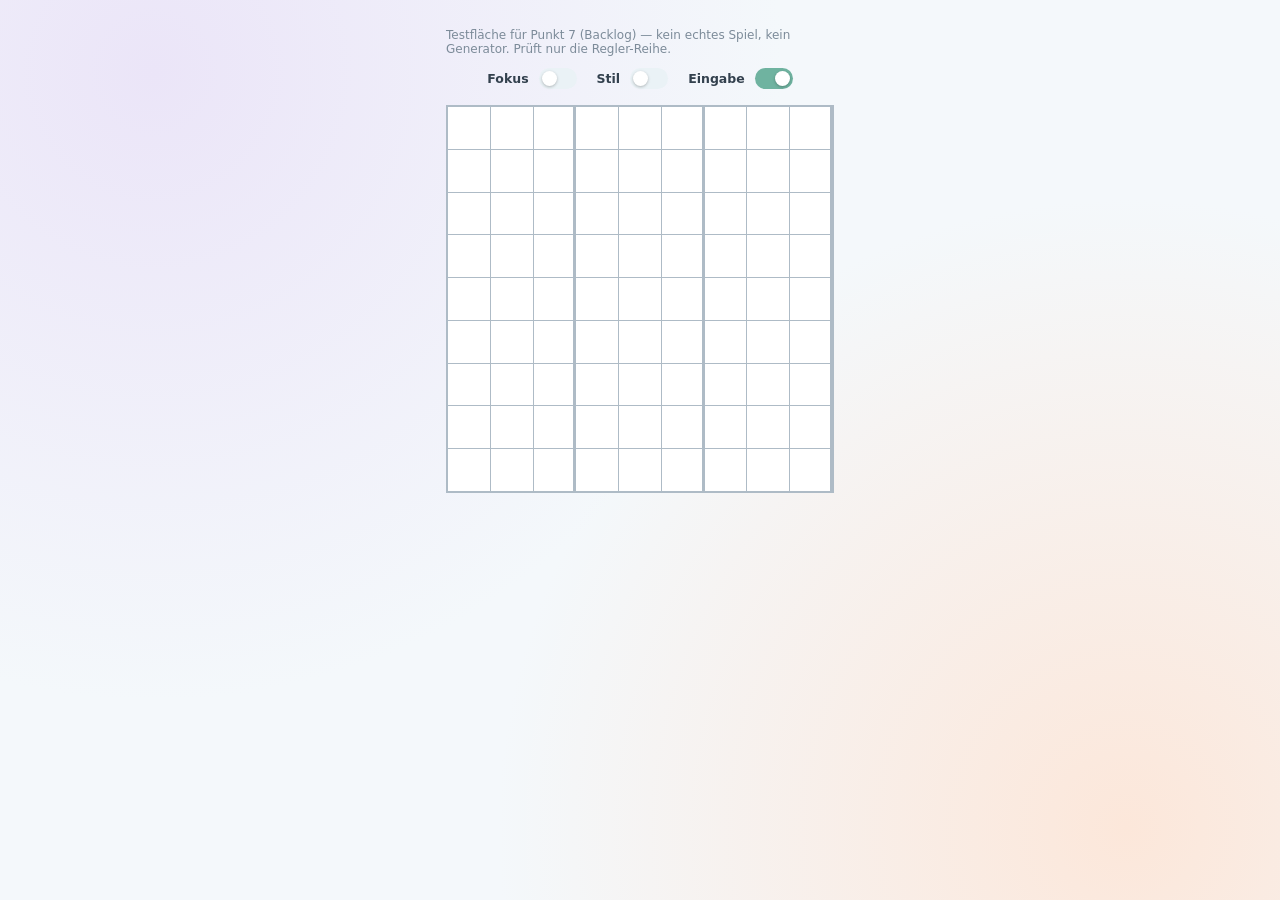
<file: dev/three-controls-test.html>
<!DOCTYPE html>
<!--
  Temporäre Testdatei (Backlog Punkt 7): leeres 9×9-Raster ohne Generator,
  nur um die drei Regler Fokus | Stil | Eingabe nebeneinander auf schmalen
  Bildschirmen zu prüfen — kein Umbruch, keine Überlappung, kein
  redundanter Ein/Aus-Text (siehe Punkt 4), aktiver Zustand bleibt über
  die Slider-Farbe erkennbar. Kein Teil der Spiele-Registry, wird nicht
  von app.js geladen — rein zum manuellen Anschauen/Testen auf dem Handy.
  Kann nach dem Test wieder gelöscht werden.
-->
<html lang="de">
<head>
<meta charset="UTF-8">
<meta name="viewport" content="width=device-width, initial-scale=1, viewport-fit=cover">
<title>Regler-Test: Fokus | Stil | Eingabe</title>
<link rel="stylesheet" href="../style.css">
<style>
  body{ display:block; max-width:420px; margin:0 auto; padding:16px; }
  .test-note{ font-size:12px; color:var(--ink-soft); margin-bottom:12px; }
  .test-grid{
    display:grid; grid-template-columns:repeat(9, 1fr); gap:1px;
    background:var(--ink-faint); border:2px solid var(--ink-faint);
    aspect-ratio:1; margin-top:16px;
  }
  .test-grid .cell{ background:var(--surface); }
  .test-grid .cell:nth-child(3n){ border-right:2px solid var(--ink-faint); }
  .test-row-marker:nth-child(27n){ }
</style>
</head>
<body>
  <p class="test-note">Testfläche für Punkt 7 (Backlog) — kein echtes Spiel, kein Generator. Prüft nur die Regler-Reihe.</p>

  <div class="cage-style-row" data-role="toggle-strip">
    <div class="toggle-group" title="Fokus: Reihe &amp; Spalte beim Eintragen grau hervorheben">
      <span class="toggle-name">Fokus</span>
      <label class="switch"><input type="checkbox" aria-label="Fokus"><span class="slider"></span></label>
    </div>
    <div class="toggle-group">
      <span class="toggle-name">Stil</span>
      <label class="switch"><input type="checkbox" aria-label="Stil"><span class="slider"></span></label>
    </div>
    <div class="toggle-group" title="Eingabe: An = Zifferblock-Popup, Aus = feste Zahlenauswahl unten">
      <span class="toggle-name">Eingabe</span>
      <label class="switch"><input type="checkbox" checked aria-label="Eingabe"><span class="slider"></span></label>
    </div>
  </div>

  <div class="test-grid" id="grid"></div>

  <script>
    const grid = document.getElementById('grid');
    for(let i = 0; i < 81; i++){
      const cell = document.createElement('div');
      cell.className = 'cell';
      grid.appendChild(cell);
    }
  </script>
</body>
</html>
</file>
<file: style.css>
/* ============================================================
   DESIGN-TOKEN-SYSTEM
   Diese Variablen sind die "Design Language" der ganzen App.
   Jedes künftige Spiel in der Sammlung soll ausschließlich diese
   Variablen benutzen (Farben, Radien, Schatten, Schriften),
   damit die App später einheitlich wirkt, egal wie viele Spiele
   dazukommen. In einer echten App-Struktur gehört dieser Block
   in eine gemeinsame styles/tokens.css, die von jedem Spiel
   importiert wird.
   ============================================================ */
:root{
  --bg:            #F4F8FB;
  --surface:       #FFFFFF;
  --surface-soft:  #EAF2F6;

  --ink:           #33414E;
  --ink-soft:      #7C8B99;
  --ink-faint:     #AEBBC6;

  --primary:       #6FB3A0;
  --primary-dark:  #4F9682;
  --primary-bg:    #DCEEE7;

  --accent:        #F3AE8D;
  --accent-dark:   #DD8B62;
  --accent-bg:     #FCE7DA;

  --lilac:         #B6A6DE;
  --lilac-dark:    #9683C7;
  --lilac-bg:      #EBE5F8;

  --danger:        #E8828A;
  --danger-bg:     #FBDEE0;
  --danger-ink:    #B8505C;

  --success:       #4E9C7C;
  --success-bg:    #DCEEE3;

  --radius-xl: 32px;
  --radius-lg: 24px;
  --radius-md: 16px;
  --radius-sm: 10px;

  --shadow-soft: 0 10px 24px rgba(51,65,78,0.10);
  --shadow-press: 0 3px 8px rgba(51,65,78,0.14);
  --shadow-pop:  0 16px 40px rgba(51,65,78,0.22);

  --font-display: 'Baloo 2', system-ui, sans-serif;
  --font-body: 'Nunito', system-ui, sans-serif;
}

*{ box-sizing:border-box; -webkit-tap-highlight-color:transparent; }
html,body{ height:100%; }
body{
  margin:0;
  font-family:var(--font-body);
  background:
    radial-gradient(circle at 12% 8%, var(--lilac-bg) 0%, transparent 45%),
    radial-gradient(circle at 88% 92%, var(--accent-bg) 0%, transparent 45%),
    var(--bg);
  color:var(--ink);
  min-height:100vh;
  display:flex;
  justify-content:center;
}
#app{
  width:100%;
  max-width:480px;
  min-height:100vh;
  background:transparent;
  position:relative;
  padding-bottom:90px; /* Platz für Werbebanner */
}
.hidden{ display:none !important; }

h1,h2,h3{ font-family:var(--font-display); margin:0; color:var(--ink); }

button{ font-family:var(--font-body); border:none; cursor:pointer; }

/* ---------- generische Buttons ---------- */
.btn{
  font-family:var(--font-display);
  font-weight:700;
  font-size:16px;
  padding:14px 22px;
  border-radius:var(--radius-lg);
  background:var(--primary);
  color:#fff;
  box-shadow:var(--shadow-soft);
  transition:transform .12s ease, box-shadow .12s ease, background .12s ease;
}
.btn:active{ transform:translateY(2px) scale(.98); box-shadow:var(--shadow-press); }
.btn.secondary{ background:var(--lilac); }
.btn.accent{ background:var(--accent); }
.btn.ghost{
  background:var(--surface);
  color:var(--primary-dark);
  box-shadow:0 0 0 2px var(--primary-bg) inset;
}
.btn.block{ width:100%; display:block; }
.btn:disabled{ opacity:.45; cursor:not-allowed; box-shadow:none; }

/* ---------- Kopfzeile ---------- */
.topbar{
  display:flex; align-items:center; justify-content:space-between;
  padding:22px 20px 10px;
}
.topbar .greeting{ font-family:var(--font-display); font-size:20px; }
.topbar .greeting span{ color:var(--primary-dark); }
.icon-btn{
  width:42px; height:42px; border-radius:50%;
  background:var(--surface); box-shadow:var(--shadow-soft);
  display:flex; align-items:center; justify-content:center; font-size:19px;
}

/* ---------- Screen: Profil anlegen ---------- */
#screen-profile{
  min-height:100vh; display:flex; flex-direction:column;
  align-items:center; justify-content:center; padding:32px;
  text-align:center;
}
.mascot-blob{
  width:120px; height:120px; border-radius:42% 58% 60% 40% / 45% 40% 60% 55%;
  background:linear-gradient(135deg, var(--primary), var(--lilac));
  display:flex; align-items:center; justify-content:center;
  font-size:52px; margin-bottom:22px; box-shadow:var(--shadow-soft);
}
#screen-profile h1{ font-size:26px; margin-bottom:6px; }
#screen-profile p{ color:var(--ink-soft); margin:0 0 26px; font-size:15px; }
.input-pill{
  width:100%; max-width:320px;
  padding:16px 20px; border-radius:var(--radius-lg);
  border:2px solid var(--primary-bg); background:var(--surface);
  font-family:var(--font-body); font-size:16px; color:var(--ink);
  outline:none; margin-bottom:18px;
}
.input-pill:focus{ border-color:var(--primary); }

/* ---------- Screen: Startbildschirm / Sammlung ---------- */
.section-title{
  font-size:14px; letter-spacing:.04em; text-transform:uppercase;
  color:var(--ink-soft); font-weight:700; padding:6px 20px;
}
.game-grid{ display:flex; flex-direction:column; gap:16px; padding:8px 20px 20px; }

.game-card{
  position:relative;
  background:var(--surface);
  border-radius:var(--radius-xl);
  padding:18px;
  box-shadow:var(--shadow-soft);
  display:flex; align-items:center; gap:16px;
  overflow:hidden;
}
.game-card .icon{
  width:58px; height:58px; border-radius:50%;
  background:var(--primary-bg); color:var(--primary-dark);
  display:flex; align-items:center; justify-content:center;
  font-size:26px; flex-shrink:0;
}
.game-card .info{ flex:1; min-width:0; }
.game-card .info h3{ font-size:18px; }
.game-card .stats{ font-size:12.5px; color:var(--ink-soft); margin-top:4px; display:flex; gap:12px; flex-wrap:wrap; }
.game-card.locked{ filter:grayscale(.35); }
.game-card.locked::after{
  content:"🔒 nur online verfügbar";
  position:absolute; inset:0;
  background:rgba(255,255,255,.82);
  display:flex; align-items:center; justify-content:center;
  font-family:var(--font-display); font-weight:700; font-size:13px;
  color:var(--ink-soft); text-align:center; padding:0 20px;
}
.game-card.soon{ opacity:.55; }
.game-card.soon .icon{ background:var(--surface-soft); color:var(--ink-faint); }
.badge-soon{
  font-size:11px; font-weight:800; color:var(--lilac-dark);
  background:var(--lilac-bg); padding:3px 10px; border-radius:999px;
  margin-left:8px; vertical-align:middle;
}
.badge-new{
  font-size:11px; font-weight:800; color:#fff;
  background:var(--accent); padding:3px 10px; border-radius:999px;
  margin-left:8px; vertical-align:middle;
}
.game-card.favable{ padding-right:56px; }
.game-card .fav-btn{
  position:absolute; top:14px; right:14px;
  width:34px; height:34px; border-radius:50%;
  background:var(--surface-soft); color:var(--ink-faint);
  display:flex; align-items:center; justify-content:center; font-size:16px;
  flex-shrink:0;
}
.game-card .fav-btn.active{ background:var(--accent-bg); color:var(--accent-dark); }

/* ---------- Ansichtsauswahl (unten links) ---------- */
.view-toggle{
  position:fixed; left:16px; bottom:20px; z-index:55;
  display:flex; gap:4px; background:var(--surface); padding:5px; border-radius:999px;
  box-shadow:var(--shadow-soft);
  transition:bottom .15s ease;
}
.view-toggle.lifted{ bottom:86px; } /* rutscht hoch, wenn das Werbebanner sichtbar ist */
.view-toggle button{
  width:32px; height:32px; border-radius:50%; background:transparent;
  display:flex; align-items:center; justify-content:center; font-size:14px; color:var(--ink-faint);
}
.view-toggle button.active{ background:var(--primary-bg); color:var(--primary-dark); }

/* ---------- Rasteransicht (3x3 wie Handy-Startbildschirm) ---------- */
.icongrid-wrap{ padding:8px 20px 90px; }
.icongrid-grid{
  display:grid; grid-template-columns:repeat(3, 1fr); gap:14px;
}
.icongrid-tile{
  position:relative;
  aspect-ratio:1/1;
  border-radius:var(--radius-lg);
  background:var(--surface);
  box-shadow:var(--shadow-soft);
  display:flex; flex-direction:column; align-items:center; justify-content:center; gap:6px;
  padding:10px;
}
.icongrid-tile .icon{ font-size:28px; }
.icongrid-tile .label{
  font-family:var(--font-display); font-weight:700; font-size:12px;
  color:var(--ink); text-align:center; line-height:1.2;
}
.icongrid-tile.soon{ opacity:.5; }
.icongrid-tile.locked{ filter:grayscale(.35); }
.icongrid-tile.locked::after{
  content:"🔒"; position:absolute; inset:0; border-radius:var(--radius-lg);
  background:rgba(255,255,255,.82); display:flex; align-items:center; justify-content:center; font-size:20px;
}
.icongrid-badge-new{
  position:absolute; top:6px; left:6px; font-size:9px; font-weight:800; color:#fff;
  background:var(--accent); padding:2px 7px; border-radius:999px; letter-spacing:.02em;
}
.icongrid-fav{
  position:absolute; top:4px; right:4px; width:24px; height:24px; border-radius:50%;
  background:var(--surface-soft); display:flex; align-items:center; justify-content:center; font-size:12px;
  color:var(--ink-faint);
}
.icongrid-fav.active{ color:var(--accent-dark); background:var(--accent-bg); }
.icongrid-nav{ display:flex; align-items:center; justify-content:center; gap:14px; margin-top:16px; }
.icongrid-nav .icon-btn:disabled{ opacity:.3; }
.icongrid-nav.single-page{ display:none; }
.icongrid-dots{ display:flex; gap:6px; }
.icongrid-dots span{ width:7px; height:7px; border-radius:50%; background:var(--surface-soft); }
.icongrid-dots span.active{ background:var(--primary); }

/* ---------- Dev-Panel (simuliert Netz-/Kaufstatus) ---------- */
.dev-panel{
  position:fixed; top:70px; right:16px; z-index:60;
  background:var(--surface); border-radius:var(--radius-lg);
  box-shadow:var(--shadow-pop); padding:16px; width:230px;
  font-size:13px;
}
.dev-panel h4{ font-family:var(--font-display); font-size:13px; margin:0 0 10px; color:var(--ink-soft); }
.dev-row{ display:flex; align-items:center; justify-content:space-between; margin-bottom:10px; }
.switch{ position:relative; width:44px; height:24px; }
.switch input{ opacity:0; width:0; height:0; }
.slider{
  position:absolute; inset:0; background:var(--surface-soft);
  border-radius:999px; transition:.2s; cursor:pointer;
}
.slider::before{
  content:""; position:absolute; width:18px; height:18px; left:3px; top:3px;
  background:#fff; border-radius:50%; transition:.2s; box-shadow:0 1px 3px rgba(0,0,0,.25);
}
input:checked + .slider{ background:var(--primary); }
input:checked + .slider::before{ transform:translateX(20px); }
.dev-panel small{ color:var(--ink-faint); line-height:1.4; display:block; margin-top:4px; }

/* ---------- Werbebanner ---------- */
.ad-banner{
  position:fixed; bottom:0; left:50%; transform:translateX(-50%);
  width:100%; max-width:480px;
  background:var(--surface); border-top:2px solid var(--surface-soft);
  padding:12px 18px; display:flex; align-items:center; gap:12px;
  box-shadow:0 -6px 18px rgba(51,65,78,.08); z-index:50;
}
.ad-banner .tag{
  font-size:10px; font-weight:800; color:#fff; background:var(--ink-faint);
  padding:2px 7px; border-radius:6px; letter-spacing:.03em;
}
.ad-banner .content{ flex:1; font-size:13px; color:var(--ink-soft); }
.ad-banner .content b{ color:var(--ink); }
.ad-banner .cta{
  font-family:var(--font-display); font-weight:700; font-size:12px;
  color:var(--primary-dark); background:var(--primary-bg);
  padding:8px 12px; border-radius:var(--radius-md);
}

/* ---------- Screen: Levelauswahl ---------- */
#screen-levels{ padding:10px 20px 30px; }
.levels-list{ display:flex; flex-direction:column; gap:12px; margin-top:14px; }
.level-btn{
  display:flex; align-items:center; gap:14px;
  background:var(--surface); border-radius:var(--radius-lg);
  padding:16px 18px; box-shadow:var(--shadow-soft);
  text-align:left;
}
.level-btn .dots{ display:flex; gap:4px; }
.level-btn .dots span{ width:8px; height:8px; border-radius:50%; background:var(--surface-soft); }
.level-btn .dots span.on{ background:var(--accent); }
.level-btn .label{ flex:1; }
.level-btn .label b{ font-family:var(--font-display); font-size:16px; display:block; }
.level-btn .label small{ color:var(--ink-soft); }
.level-btn .arrow{ color:var(--ink-faint); font-size:18px; }
.tutorial-btn{
  width:100%; margin-top:10px; opacity:.6; cursor:not-allowed;
  justify-content:flex-start;
}
.tutorial-btn:active{ transform:none; }

/* ---------- Screen: Sudoku ---------- */
.game-header{ display:flex; align-items:center; justify-content:space-between; padding:10px 4px 16px; }
.game-header h2{ font-size:19px; }
.level-chip{
  font-family:var(--font-display); font-size:14px; font-weight:700;
  background:var(--accent-bg); color:var(--accent-dark);
  padding:6px 12px; border-radius:999px; letter-spacing:1px;
}

.sudoku-wrap{
  position:relative;
  width:100%;
  max-width:400px;
  margin:0 auto;
}
/* Fester quadratischer Rahmen unabhängig vom Zellinhalt: das äußere Element
   bestimmt die Höhe über den padding-bottom-Trick EINMALIG beim Layout,
   das innere Grid füllt ihn absolut aus. So kann kein Reflow beim
   Neu-Mischen mehr etwas verschieben, weil sich die Höhe nie aus dem
   Zellinhalt (Text/Schriftgröße) ableitet. */
.sudoku-ratio-box{ width:100%; padding-bottom:100%; position:relative; }
.thermo-overlay{ position:absolute; inset:0; pointer-events:none; z-index:1; }
.thermo-line{
  fill:none; stroke-opacity:.6;
  stroke-width:15; stroke-linecap:round; stroke-linejoin:round;
}
.thermo-bulb{ fill-opacity:.6; }
.sudoku-grid{
  position:absolute; inset:0;
  display:grid;
  grid-template-columns:repeat(9, 1fr);
  grid-template-rows:repeat(9, 1fr);
  overflow:hidden;
  background:var(--surface);
  box-shadow:var(--shadow-soft);
}
.cell{
  background:var(--surface);
  display:flex; align-items:center; justify-content:center;
  font-family:var(--font-display); font-size:18px; font-weight:600;
  color:var(--ink); user-select:none; position:relative;
  min-width:0; min-height:0; /* verhindert, dass Grid-Items den Inhalt aufblähen */
}
.cell.given{ color:var(--primary-dark); background:var(--primary-bg); }
.cell.editable:active{ background:var(--lilac-bg); }
.cell.wrong{ background:var(--danger-bg); color:var(--danger-ink); }
/* Käfig-Linien (Killer Sudoku), Auswahlrahmen und die 3x3-Blocklinien laufen
   alle über box-shadow (nötig, damit die Blocklinien das dunkel-weiß-dunkel-
   Streifenmuster bekommen können — mit einer echten CSS-border lässt sich
   kein Streifen MITTEN in der Linie erzeugen). --lines wird als EINE fertig
   zusammengesetzte Liste von renderGrid() gesetzt (Blocklinien + Käfiglinien
   zusammen); --select bleibt separat, damit reines Hinzufügen/Entfernen der
   .selected-Klasse (ohne Neu-Rendern) weiterhin per CSS-Kaskade funktioniert.
   BUGFIX (weiterhin relevant): 'none' ist als einzelner Eintrag innerhalb
   einer mehrteiligen box-shadow-Liste UNGÜLTIGES CSS — ein unsichtbarer,
   aber gültiger Platzhalter-Schatten verhindert, dass die ganze Liste kippt. */
.cell{
  --lines: inset 0 0 0 0 transparent;
  --select: 0 0 0 0 transparent;
  --highlight: 0 0 0 0 transparent;
  box-shadow: var(--lines), var(--select), var(--highlight);
}
.cell.selected{ --select: inset 0 0 0 2px var(--accent); }
.cell.rc-highlight{ --highlight: inset 0 0 0 999px rgba(51,65,78,0.13); }
.cell.wrong{ box-shadow: inset 0 0 0 2px var(--danger-ink); }

.grid-actions{ display:flex; gap:10px; margin-top:18px; }

.hint-row{ display:flex; justify-content:center; align-items:center; gap:10px; margin:0 0 14px; }
.timer-chip{
  font-family:var(--font-display); font-weight:700; font-size:13px;
  background:var(--surface); color:var(--ink); box-shadow:var(--shadow-soft);
  padding:8px 16px; border-radius:999px;
  display:flex; align-items:center; gap:5px;
}
.hint-btn{
  font-family:var(--font-display); font-weight:700; font-size:13px;
  background:var(--accent-bg); color:var(--accent-dark);
  padding:8px 16px; border-radius:999px; box-shadow:var(--shadow-soft);
  display:flex; align-items:center; gap:5px;
}
.hint-btn:disabled{ opacity:.4; }
.hint-btn.flash{ animation:hintFlash .5s ease; }
@keyframes hintFlash{ 0%{ transform:scale(1); } 40%{ transform:scale(1.12); } 100%{ transform:scale(1); } }
/* Lösung-anzeigen-Button in der oberen Toolbar (ersetzt den früheren
   Textlink unter dem Rätsel, siehe Backlog Punkt 3) — bewusst im
   selben Stil wie der Tipps-Button gehalten (gleiche Farbe/Form). */
.reveal-btn{
  font-family:var(--font-display); font-weight:700; font-size:13px;
  background:var(--accent-bg); color:var(--accent-dark);
  padding:8px 16px; border-radius:999px; box-shadow:var(--shadow-soft);
  display:flex; align-items:center; gap:5px;
}
.reveal-btn:disabled{ opacity:.4; }
.reveal-btn.used{ background:var(--primary-bg); color:var(--primary-dark); }
.cage-style-row{
  display:flex; align-items:center; justify-content:center; gap:20px;
  margin:0 0 14px; flex-wrap:wrap;
  transition:opacity .12s ease;
}
.cage-style-row.toggles-locked{ pointer-events:none; opacity:.45; }
.toggle-group{
  display:flex; align-items:center; gap:8px;
  font-family:var(--font-display); font-weight:700; font-size:12.5px;
  color:var(--ink-soft);
}
.toggle-name{
  font-family:var(--font-display); font-weight:800; font-size:12.5px;
  color:var(--ink); margin-right:2px;
}
.cage-style-row .switch{ width:38px; height:21px; }
.cage-style-row .slider::before{ width:15px; height:15px; left:3px; top:3px; }
.cage-style-row input:checked + .slider::before{ transform:translateX(17px); }

.reveal-link{
  display:block; width:100%; text-align:center; margin-top:12px;
  background:none; color:var(--ink-soft); font-family:var(--font-body); font-size:12.5px;
  text-decoration:underline; padding:6px;
}

/* Zifferblock-Popup — mittig im Gitter fixiert */
.numpad-backdrop{
  position:absolute; inset:0; background:rgba(244,248,251,.72);
  backdrop-filter:blur(2px);
  display:flex; align-items:center; justify-content:center;
  border-radius:var(--radius-md);
  animation:fadeIn .12s ease;
}
/* Bei Sudoku/Killer Sudoku bleibt das Gitter während der Zahleneingabe normal
   sichtbar (kein Abdunkeln/Weichzeichnen) — die Reihen-/Spalten-Hervorhebung
   (grau) ist hier die einzige optische Hilfe, die nur so lange sichtbar ist,
   wie der Anwender auf dem Feld ist. */
#numpad-backdrop{ background:transparent; backdrop-filter:none; z-index:5; }
.numpad{
  background:var(--surface); border-radius:var(--radius-lg);
  box-shadow:var(--shadow-pop); padding:14px;
  display:grid; grid-template-columns:repeat(3, 1fr); gap:8px;
  animation:popIn .14s ease;
}
.numpad button{
  width:52px; height:52px; border-radius:50%;
  background:var(--primary-bg); color:var(--primary-dark);
  font-family:var(--font-display); font-size:19px; font-weight:700;
  box-shadow:var(--shadow-press);
}
.numpad button:active{ transform:scale(.92); }
.numpad .clear-btn{
  grid-column:1 / -1; border-radius:999px; width:100%; height:40px;
  background:var(--danger-bg); color:var(--danger-ink); font-size:13px;
}
@keyframes fadeIn{ from{opacity:0} to{opacity:1} }
@keyframes popIn{ from{opacity:0; transform:scale(.85)} to{opacity:1; transform:scale(1)} }

/* ---------- Direkteingabe: feste 3x3-Zahlenauswahl statt Popup ----------
   Gleicher optischer Stil wie der Popup-Zifferblock (dieselbe .numpad-
   Klasse), aber standardmäßig neutral eingefärbt. Eine markierte Zahl
   bekommt dieselbe Farbe wie vorgegebene ("fixe") Zahlen im Rätsel, damit
   sofort erkennbar ist, welches Werkzeug aktuell aktiv ist. */
.inline-input{
  margin-top:18px;
  display:flex; flex-direction:column; align-items:center; gap:10px;
}
.inline-input .numpad{ animation:none; margin:0 auto; }
.inline-input .numpad button{
  background:var(--surface-soft); color:var(--ink);
}
.inline-input .numpad button.marked{
  background:var(--primary-bg); color:var(--primary-dark);
  box-shadow:var(--shadow-press), inset 0 0 0 2px var(--primary-dark);
}
.inline-delete-btn{
  width:100%; max-width:194px;
  border-radius:999px; padding:12px 18px;
  background:var(--danger-bg); color:var(--danger-ink);
  font-family:var(--font-display); font-weight:700; font-size:13px;
  box-shadow:var(--shadow-press);
  display:flex; align-items:center; justify-content:center; gap:6px;
}
.inline-delete-btn.marked{
  background:var(--primary-bg); color:var(--primary-dark);
  box-shadow:var(--shadow-press), inset 0 0 0 2px var(--primary-dark);
}



/* ---------- Futoshiki ---------- */


/* Erfolgsmeldung */
.success-overlay{
  position:fixed; inset:0; background:rgba(51,65,78,.45);
  display:flex; align-items:center; justify-content:center; z-index:100; padding:24px;
}
.success-card{
  background:var(--surface); border-radius:var(--radius-xl);
  padding:32px 26px; text-align:center; box-shadow:var(--shadow-pop);
  max-width:320px; animation:popIn .18s ease;
}
.success-card .emoji{ font-size:46px; margin-bottom:10px; }
.success-card h2{ font-size:22px; margin-bottom:6px; }
.success-card p{ color:var(--ink-soft); font-size:14px; margin:0 0 22px; }
.success-actions{ display:flex; flex-direction:column; gap:10px; }

/* .hashi-hint ist trotz des Namens eine gemeinsam genutzte Hilfsklasse für
   kurze Hinweistexte unter dem Spielfeld — wird auch von Minesweeper,
   Futoshiki und Kakuro verwendet (nicht nur von Hashi selbst, das seine
   eigene, gekapselte Kopie zusätzlich in games/hashi/game.css mitbringt). */
.hashi-hint{
  text-align:center; font-size:12.5px; color:var(--ink-soft);
  margin:14px 6px 0; line-height:1.5;
}

/* ---------- Gemeinsame, spielunabhängige Ladeanzeige ---------- */
#screen-module-game{ position:relative; min-height:100vh; }
/* Über context.loading.show()/hide() von jedem Modul nutzbar (aktuell:
   Kakuro während der Worker-Generierung). Bewusst ohne Fortschrittsbalken —
   siehe Kommentar in index.html. */
.module-loading{
  position:absolute; inset:0; z-index:6;
  display:flex; align-items:center; justify-content:center;
  background:rgba(244,248,251,.85); backdrop-filter:blur(2px);
  animation:fadeIn .12s ease;
  /* Rein visuell — fängt bewusst KEINE Klicks ab, damit z.B. der
     Zurück-Button des Moduls währenddessen weiterhin bedienbar bleibt
     (siehe games/kakuro/game.js: ein Abbruch mitten in der Generierung
     muss möglich sein). */
  pointer-events:none;
}
.module-loading-card{
  background:var(--surface); border-radius:var(--radius-lg);
  box-shadow:var(--shadow-pop); padding:28px 32px;
  display:flex; flex-direction:column; align-items:center; gap:14px;
  max-width:260px; text-align:center;
}
.module-loading-spinner{
  width:34px; height:34px; border-radius:50%;
  border:4px solid var(--surface-soft); border-top-color:var(--primary);
  animation:moduleSpin .8s linear infinite;
}
.module-loading-card p{
  font-family:var(--font-display); font-weight:700; font-size:14px;
  color:var(--ink); margin:0;
}
@keyframes moduleSpin{ to{ transform:rotate(360deg); } }

/* ---------- Testfläche (Backlog Punkt 7), erreichbar über die
   "Memory"-Platzhalterkachel — kein echtes Spiel ---------- */
.test-surface-note{
  font-size:12px; color:var(--ink-soft); text-align:center;
  margin:0 0 14px; padding:0 12px;
}
.test-surface-grid{
  display:grid; grid-template-columns:repeat(9, 1fr); gap:1px;
  background:var(--ink-faint); border:2px solid var(--ink-faint);
  aspect-ratio:1; margin-top:8px;
}
.test-surface-grid .cell{ background:var(--surface); }
.badge-test{
  display:inline-block; font-size:10px; font-weight:800;
  color:var(--lilac-dark); background:var(--lilac-bg);
  padding:2px 7px; border-radius:999px; margin-left:4px;
}

/* ---------- Profil-Einstellungen (Backlog Punkt 8) ---------- */
.profile-settings-form{ padding:0 20px; display:flex; flex-direction:column; gap:8px; }
.profile-settings-label{
  font-family:var(--font-display); font-weight:800; font-size:13px;
  color:var(--ink); margin:14px 0 2px;
}
.profile-settings-form .input-pill{ margin-bottom:4px; }
.profile-settings-lang-options{ display:flex; flex-direction:column; gap:10px; margin-bottom:8px; }

/* ---------- Statistikoberfläche (Backlog Punkt 18) — bewusst
   minimalistisch, reine Text-/Listendarstellung im bestehenden Stil ---------- */
.stats-filters{ padding:0 20px; display:flex; flex-direction:column; gap:4px; margin-bottom:16px; }
.stats-filters select.input-pill{ margin-bottom:10px; appearance:none; -webkit-appearance:none; }
.stats-overview, .stats-detail{
  margin:0 20px 16px; padding:14px 16px; border-radius:16px;
  background:var(--surface); box-shadow:var(--shadow-soft);
}
.stats-row{ display:flex; justify-content:space-between; align-items:baseline; padding:4px 0; }
.stats-row .label{ color:var(--ink-soft); font-size:13px; }
.stats-row .value{ font-family:var(--font-display); font-weight:800; font-size:16px; color:var(--ink); }
.stats-hint{ text-align:center; font-size:12.5px; color:var(--ink-soft); margin:0 20px 16px; }
.stats-trends{ display:flex; flex-direction:column; gap:10px; padding:0 20px; }
.stats-trend-card{
  padding:12px 16px; border-radius:16px;
  background:var(--surface); box-shadow:var(--shadow-soft);
}
.stats-trend-card h4{
  margin:0 0 8px; font-family:var(--font-display); font-size:14px; color:var(--ink);
}
.stats-trend-card .stats-row .value.positive{ color:var(--primary-dark); }
.stats-trend-card .stats-row .value.negative{ color:var(--danger-ink); }
.stats-trend-card .not-enough{ color:var(--ink-soft); font-size:13px; text-align:center; padding:6px 0; }
</file>
